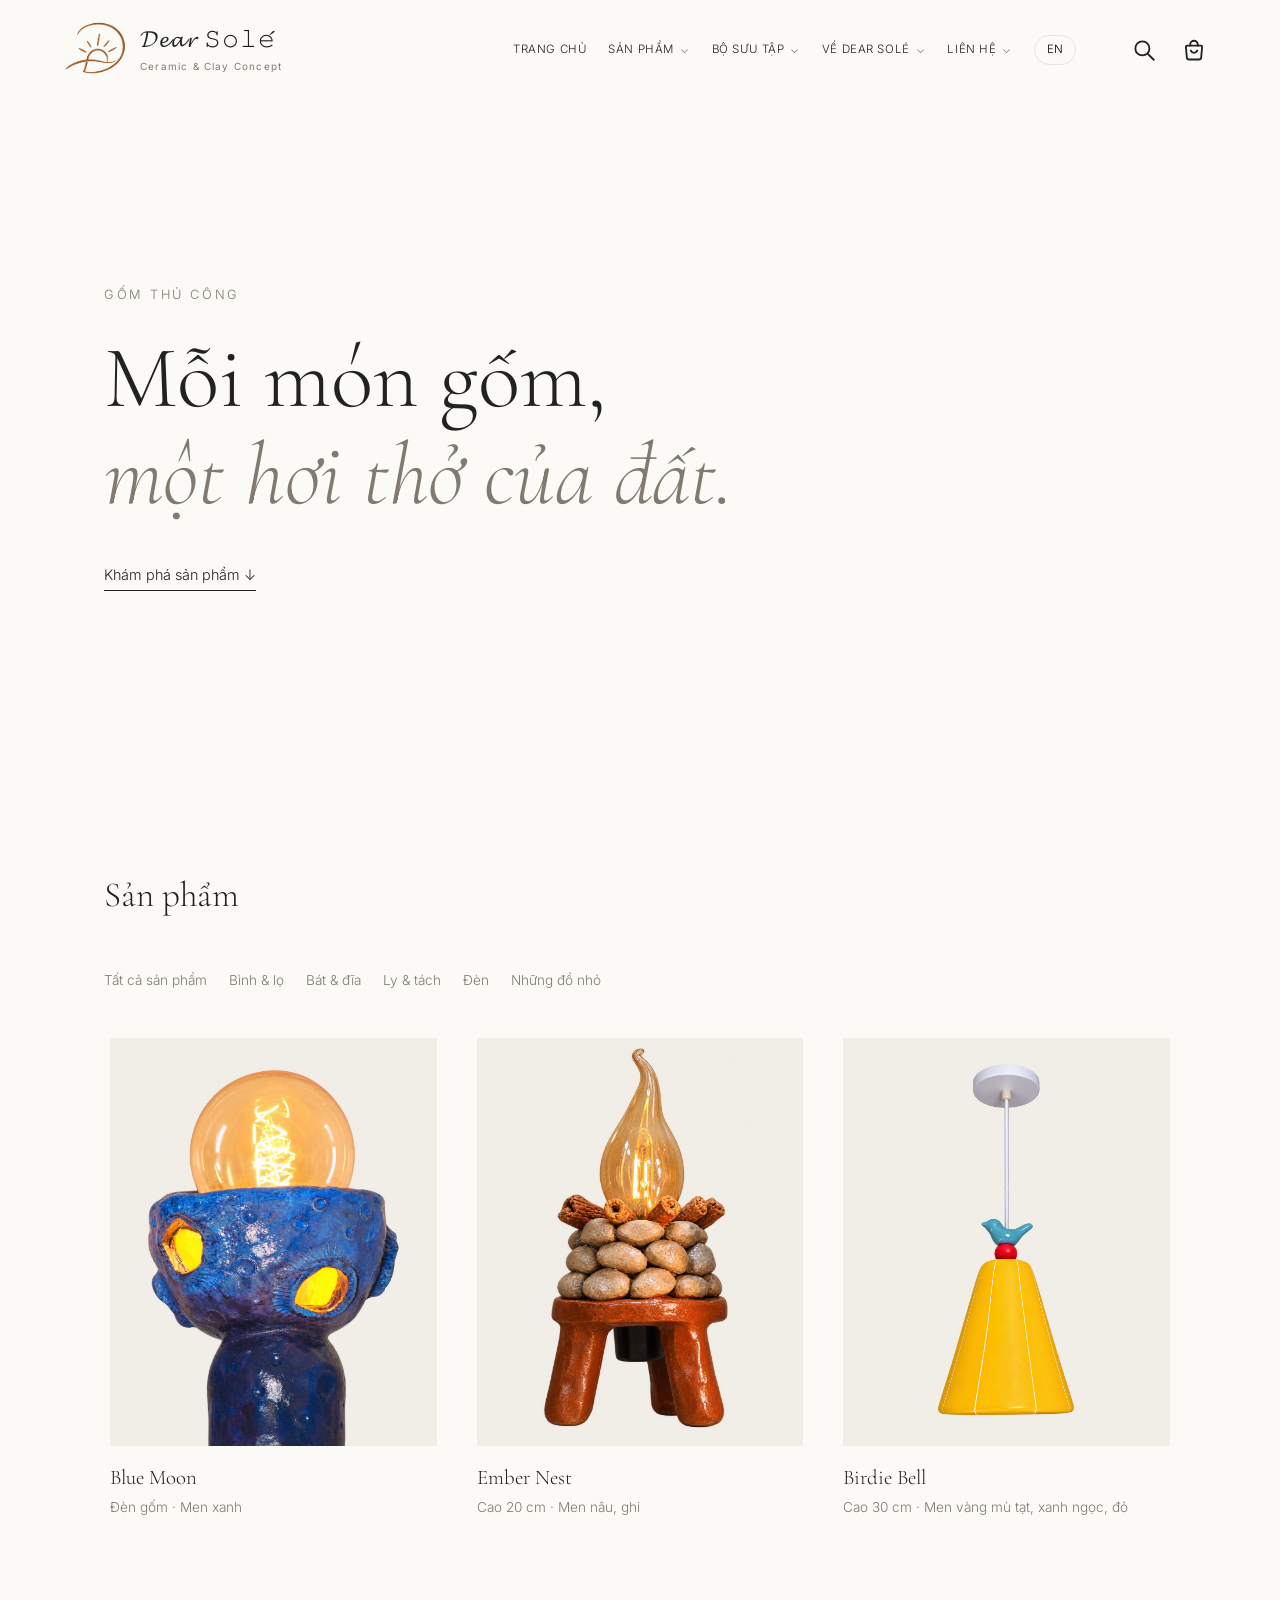
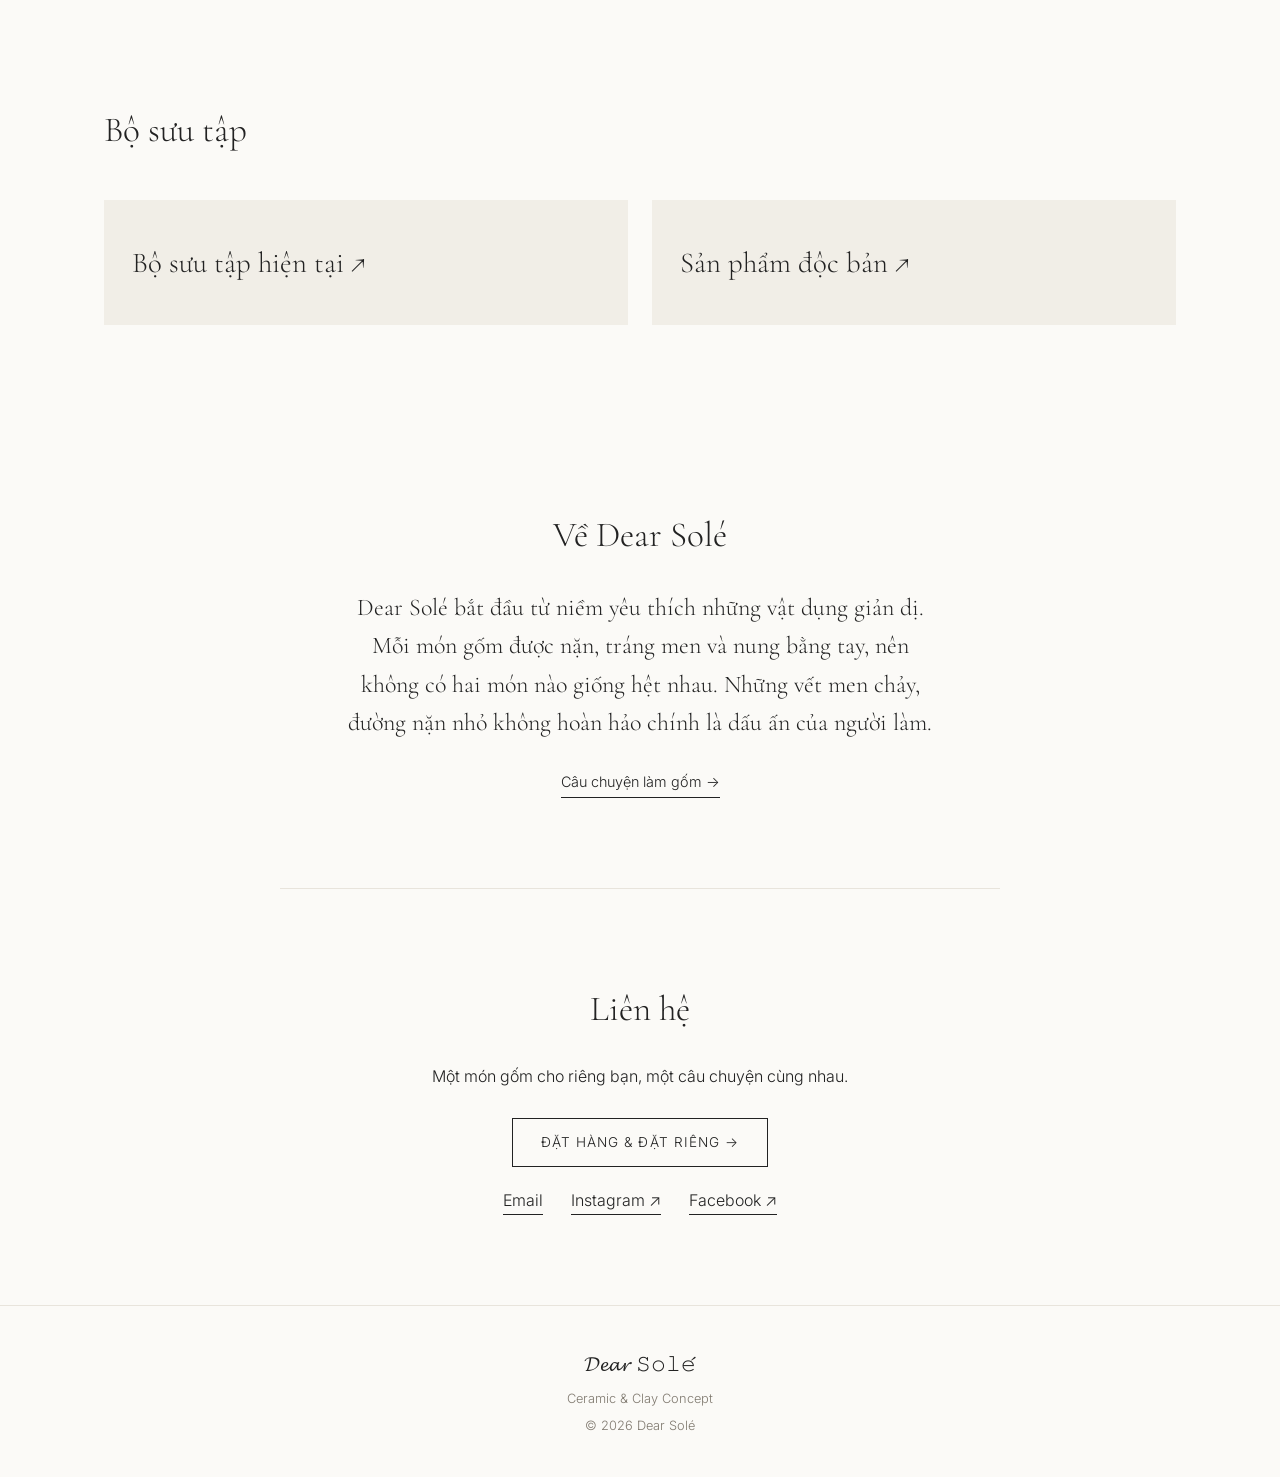
<file: index.html>
<!doctype html>
<html lang="vi">
<head>
<meta charset="utf-8">
<meta name="viewport" content="width=device-width, initial-scale=1">
<title>Gốm thủ công — Dear Solé</title>
<meta name="description" content="Dear Solé — Ceramic &amp; Clay Concept. Khám phá gốm thủ công, bộ sưu tập và những món gốm dành cho đời sống hàng ngày.">
<link rel="canonical" href="https://loanbritavril.github.io/gomconcept/">
<link rel="preconnect" href="https://fonts.googleapis.com">
<link rel="preconnect" href="https://fonts.gstatic.com" crossorigin>
<link href="https://fonts.googleapis.com/css2?family=Cormorant+Garamond:ital,wght@0,300;0,400;1,300&family=Inter:wght@300;400;500&display=swap" rel="stylesheet">
<link rel="stylesheet" href="./assets/style.css">
</head>
<body>
<header class="nav">
  <a href="./" class="logo" aria-label="Dear Solé — Ceramic &amp; Clay Concept">
    <span class="logo-mark"><img src="./assets/exec-b38fa0b2-671f-40af-9a76-47e898eaf617.png" alt="" width="1254" height="1254"></span>
    <span class="logo-text"><span class="logo-name">𝓓𝓮𝓪𝓻 𝚂𝚘𝚕𝚎́</span><span class="logo-tagline">Ceramic &amp; Clay Concept</span></span>
  </a>
  <button class="menu-toggle" id="menuToggle" aria-expanded="false" aria-controls="mainNav" data-vi="Menu" data-en="Menu">Menu</button>
  <nav id="mainNav" aria-label="Điều hướng chính">
    <a href="./" data-vi="Trang chủ" data-en="Home">Trang chủ</a>
    <details class="nav-group"><summary data-vi="Sản phẩm" data-en="Products">Sản phẩm</summary><div class="dropdown">
      <a href="./san-pham/" data-vi="Tất cả sản phẩm" data-en="All products">Tất cả sản phẩm</a>
      <a href="./san-pham/binh-lo/" data-vi="Bình &amp; lọ" data-en="Vases &amp; vessels">Bình &amp; lọ</a>
      <a href="./san-pham/bat-dia/" data-vi="Bát &amp; đĩa" data-en="Bowls &amp; plates">Bát &amp; đĩa</a>
      <a href="./san-pham/ly-tach/" data-vi="Ly &amp; tách" data-en="Cups &amp; mugs">Ly &amp; tách</a>
      <a href="./san-pham/den/" data-vi="Đèn" data-en="Lamps">Đèn</a>
      <a href="./san-pham/nhung-do-nho/" data-vi="Những đồ nhỏ" data-en="Small objects">Những đồ nhỏ</a>
    </div></details>
    <details class="nav-group"><summary data-vi="Bộ sưu tập" data-en="Collections">Bộ sưu tập</summary><div class="dropdown">
      <a href="./bo-suu-tap/" data-vi="Bộ sưu tập hiện tại" data-en="Current collection">Bộ sưu tập hiện tại</a>
      <a href="./bo-suu-tap/doc-ban/" data-vi="Sản phẩm độc bản" data-en="One of a kind">Sản phẩm độc bản</a>
    </div></details>
    <details class="nav-group"><summary data-vi="Về Dear Solé" data-en="About Dear Solé">Về Dear Solé</summary><div class="dropdown">
      <a href="./ve-dear-sole/" data-vi="Câu chuyện làm gốm" data-en="Our pottery story">Câu chuyện làm gốm</a>
    </div></details>
    <details class="nav-group"><summary data-vi="Liên hệ" data-en="Contact">Liên hệ</summary><div class="dropdown">
      <a href="./lien-he/" data-vi="Đặt hàng &amp; đặt riêng" data-en="Orders &amp; commissions">Đặt hàng &amp; đặt riêng</a>
      <a href="mailto:dearsoleconcept@gmail.com">Email</a>
      <a href="https://www.instagram.com/dearsole.concept/" target="_blank" rel="noopener">Instagram ↗</a>
      <a href="https://www.facebook.com/share/1HiBH6bDLt/?mibextid=wwXIfr" target="_blank" rel="noopener">Facebook ↗</a>
    </div></details>
    <button id="lang" aria-label="Đổi ngôn ngữ / Switch language">EN</button>
  </nav>
  <div class="nav-icons">
    <button id="searchBtn" class="icon-btn" aria-label="Tìm kiếm / Search" aria-haspopup="dialog"><svg viewBox="0 0 24 24" width="26" height="26" fill="none" stroke="currentColor" stroke-width="1.7" stroke-linecap="round" stroke-linejoin="round" aria-hidden="true"><circle cx="10.5" cy="10.5" r="6.5"/><path d="M15.5 15.5 21 21"/></svg></button>
    <button id="cartBtn" class="icon-btn cart-btn" aria-label="Giỏ hàng / Cart"><svg viewBox="0 0 24 24" width="26" height="26" fill="none" stroke="currentColor" stroke-width="1.7" stroke-linecap="round" stroke-linejoin="round" aria-hidden="true"><path d="M5.5 8h13a1 1 0 0 1 1 1l-.9 10a2 2 0 0 1-2 1.8H7.4a2 2 0 0 1-2-1.8L4.5 9a1 1 0 0 1 1-1z"/><path d="M8.5 8V7a3.5 3.5 0 0 1 7 0v1"/><path d="M9 12.5c.8 1.5 1.8 2.2 3 2.2s2.2-.7 3-2.2"/></svg><span class="cart-badge" id="cartCount" hidden>0</span></button>
  </div>
</header>
<main id="top"><section class="hero"><p class="eyebrow" data-vi="Gốm thủ công" data-en="Handmade ceramics">Gốm thủ công</p><h1  data-vi="Mỗi món gốm,&lt;br&gt;&lt;em&gt;một hơi thở của đất.&lt;/em&gt;" data-en="Every piece,&lt;br&gt;&lt;em&gt;a breath of clay.&lt;/em&gt;">Mỗi món gốm,<br><em>một hơi thở của đất.</em></h1><a class="link" href="./san-pham/" data-vi="Khám phá sản phẩm ↓" data-en="Explore our pieces ↓">Khám phá sản phẩm ↓</a></section><section id="products"><div class="head"><h2  data-vi="Sản phẩm" data-en="Products">Sản phẩm</h2></div><div class="filters category-links" aria-label="Danh mục sản phẩm"><a href="./san-pham/" data-vi="Tất cả sản phẩm" data-en="All products">Tất cả sản phẩm</a><a href="./san-pham/binh-lo/" data-vi="Bình &amp; lọ" data-en="Vases &amp; vessels">Bình & lọ</a><a href="./san-pham/bat-dia/" data-vi="Bát &amp; đĩa" data-en="Bowls &amp; plates">Bát & đĩa</a><a href="./san-pham/ly-tach/" data-vi="Ly &amp; tách" data-en="Cups &amp; mugs">Ly & tách</a><a href="./san-pham/den/" data-vi="Đèn" data-en="Lamps">Đèn</a><a href="./san-pham/nhung-do-nho/" data-vi="Những đồ nhỏ" data-en="Small objects">Những đồ nhỏ</a></div><div class="grid"><button class="card" data-id="7"><div class="thumb"><img src="./assets/img/blue-moon-01.jpg" alt="Blue Moon" loading="lazy"></div><h3  data-vi="Blue Moon" data-en="Blue Moon">Blue Moon</h3><p  data-vi="Đèn gốm · Men xanh" data-en="Ceramic lamp · Blue glaze">Đèn gốm · Men xanh</p></button><button class="card" data-id="8"><div class="thumb"><img src="./assets/img/ember-nest-01.jpg" alt="Ember Nest" loading="lazy"></div><h3  data-vi="Ember Nest" data-en="Ember Nest">Ember Nest</h3><p  data-vi="Cao 20 cm · Men nâu, ghi" data-en="H 20 cm · Brown, grey glaze">Cao 20 cm · Men nâu, ghi</p></button><button class="card" data-id="9"><div class="thumb"><img src="./assets/img/birdie-bell-cover-v2.jpg" alt="Birdie Bell" loading="lazy"></div><h3  data-vi="Birdie Bell" data-en="Birdie Bell">Birdie Bell</h3><p  data-vi="Cao 30 cm · Men vàng mù tạt, xanh ngọc, đỏ" data-en="H 30 cm · Mustard yellow, turquoise, red glaze">Cao 30 cm · Men vàng mù tạt, xanh ngọc, đỏ</p></button></div></section><section id="collection"><div class="head"><h2  data-vi="Bộ sưu tập" data-en="Collections">Bộ sưu tập</h2></div><div class="collection-links"><a href="./bo-suu-tap/" data-vi="Bộ sưu tập hiện tại ↗" data-en="Current collection ↗">Bộ sưu tập hiện tại ↗</a><a href="./bo-suu-tap/doc-ban/" data-vi="Sản phẩm độc bản ↗" data-en="One of a kind ↗">Sản phẩm độc bản ↗</a></div></section><section id="story" class="story"><h2  data-vi="Về Dear Solé" data-en="About Dear Solé">Về Dear Solé</h2><p  data-vi="Dear Solé bắt đầu từ niềm yêu thích những vật dụng giản dị. Mỗi món gốm được nặn, tráng men và nung bằng tay, nên không có hai món nào giống hệt nhau. Những vết men chảy, đường nặn nhỏ không hoàn hảo chính là dấu ấn của người làm." data-en="Dear Solé began with a love for simple, everyday objects. Each piece is shaped, glazed and fired by hand, so no two are alike. Every drip of glaze and slight imperfection is the maker’s mark.">Dear Solé bắt đầu từ niềm yêu thích những vật dụng giản dị. Mỗi món gốm được nặn, tráng men và nung bằng tay, nên không có hai món nào giống hệt nhau. Những vết men chảy, đường nặn nhỏ không hoàn hảo chính là dấu ấn của người làm.</p><a class="link" href="./ve-dear-sole/" data-vi="Câu chuyện làm gốm →" data-en="Our pottery story →">Câu chuyện làm gốm →</a></section><section id="contact" class="contact"><h2  data-vi="Liên hệ" data-en="Contact">Liên hệ</h2><p  data-vi="Một món gốm cho riêng bạn, một câu chuyện cùng nhau." data-en="A piece of pottery for you, a story to share.">Một món gốm cho riêng bạn, một câu chuyện cùng nhau.</p><a class="btn" href="./lien-he/" data-vi="Đặt hàng &amp; đặt riêng →" data-en="Orders &amp; commissions →">Đặt hàng & đặt riêng →</a><p class="links"><a href="mailto:dearsoleconcept@gmail.com">Email</a><a href="https://www.instagram.com/dearsole.concept/" target="_blank" rel="noopener">Instagram ↗</a><a href="https://www.facebook.com/share/1HiBH6bDLt/?mibextid=wwXIfr" target="_blank" rel="noopener">Facebook ↗</a></p></section></main>
<footer><a href="./">𝓓𝓮𝓪𝓻 𝚂𝚘𝚕𝚎́</a><p>Ceramic &amp; Clay Concept</p><p>© <span id="y">2026</span> Dear Solé</p></footer>
<div class="modal" id="modal" role="dialog" aria-modal="true" aria-labelledby="mName" hidden>
  <div class="box"><button class="close" id="close" aria-label="Đóng / Close">×</button>
    <div class="img" id="mImg"></div><div class="info"><h3 id="mName"></h3><p id="mDesc"></p><p class="meta" id="mMeta"></p><p class="price" id="mPrice"></p><div class="gallery-thumbs" id="mGallery" aria-label="Ảnh sản phẩm / Product photos"></div>
    <div class="actions"><button type="button" class="btn btn-solid" id="mAdd"></button> <a class="btn" id="mBuy" href="./lien-he/" data-contact="./lien-he/"></a></div></div>
  </div>
</div>
<div class="search-overlay" id="searchOverlay" hidden></div>
<div class="search" id="search" role="dialog" aria-modal="true" aria-label="Tìm kiếm sản phẩm" hidden>
  <div class="search-bar">
    <svg viewBox="0 0 24 24" width="22" height="22" fill="none" stroke="currentColor" stroke-width="1.7" stroke-linecap="round" aria-hidden="true"><circle cx="10.5" cy="10.5" r="6.5"/><path d="M15.5 15.5 21 21"/></svg>
    <input id="searchInput" type="search" autocomplete="off" placeholder="Tìm sản phẩm…" data-ph-vi="Tìm sản phẩm…" data-ph-en="Search products…" aria-label="Tìm sản phẩm">
    <button class="close" id="searchClose" aria-label="Đóng / Close">×</button>
  </div>
  <div class="search-results" id="searchResults" aria-live="polite"></div>
</div>
<div class="cart-overlay" id="cartOverlay" hidden></div>
<aside class="cart" id="cart" role="dialog" aria-modal="true" aria-labelledby="cartTitle" hidden>
  <div class="cart-head"><h2 id="cartTitle" data-vi="Giỏ hàng" data-en="Your cart">Giỏ hàng</h2><button class="close" id="cartClose" aria-label="Đóng / Close">×</button></div>
  <div class="cart-body">
    <p class="cart-empty" id="cartEmpty" data-vi="Giỏ hàng đang trống." data-en="Your cart is empty.">Giỏ hàng đang trống.</p>
    <ul class="cart-items" id="cartItems"></ul>
    <p class="cart-total" id="cartTotal"></p>
    <form id="orderForm" novalidate>
      <h3 data-vi="Thông tin nhận hàng" data-en="Delivery details">Thông tin nhận hàng</h3>
      <label><span data-vi="Họ tên *" data-en="Full name *">Họ tên *</span><input name="name" required autocomplete="name"></label>
      <label><span data-vi="Số điện thoại *" data-en="Phone *">Số điện thoại *</span><input name="phone" type="tel" required autocomplete="tel"></label>
      <label><span data-vi="Địa chỉ giao hàng *" data-en="Delivery address *">Địa chỉ giao hàng *</span><textarea name="address" rows="2" required autocomplete="street-address"></textarea></label>
      <label><span data-vi="Email" data-en="Email">Email</span><input name="email" type="email" autocomplete="email"></label>
      <label><span data-vi="Ghi chú" data-en="Note">Ghi chú</span><textarea name="note" rows="2"></textarea></label>
      <p class="form-error" id="orderError" role="alert" hidden></p>
      <button class="btn btn-solid" type="submit" data-vi="Gửi đơn hàng qua email" data-en="Send order by email">Gửi đơn hàng qua email</button>
      <p class="cart-help" data-vi="Đơn sẽ mở trong ứng dụng email của bạn để gửi tới Dear Solé. Chúng tôi sẽ liên hệ xác nhận đơn, phí giao hàng và cách thanh toán." data-en="Your email app will open with the order ready to send to Dear Solé. We will contact you to confirm the order, shipping and payment.">Đơn sẽ mở trong ứng dụng email của bạn để gửi tới Dear Solé. Chúng tôi sẽ liên hệ xác nhận đơn, phí giao hàng và cách thanh toán.</p>
      <div class="cart-fallback" id="cartFallback" hidden>
        <p data-vi="Email chưa mở? Sao chép đơn và gửi tới dearsoleconcept@gmail.com hoặc nhắn Instagram." data-en="Email did not open? Copy the order and send it to dearsoleconcept@gmail.com or message us on Instagram.">Email chưa mở? Sao chép đơn và gửi tới dearsoleconcept@gmail.com hoặc nhắn Instagram.</p>
        <button type="button" class="link-btn" id="copyOrder" data-vi="Sao chép đơn hàng" data-en="Copy order">Sao chép đơn hàng</button>
        <button type="button" class="link-btn" id="clearCart" data-vi="Xóa giỏ hàng" data-en="Clear cart">Xóa giỏ hàng</button>
      </div>
    </form>
  </div>
</aside>
<script src="./assets/products.js"></script><script src="./assets/app.js"></script>
</body></html>
</file>
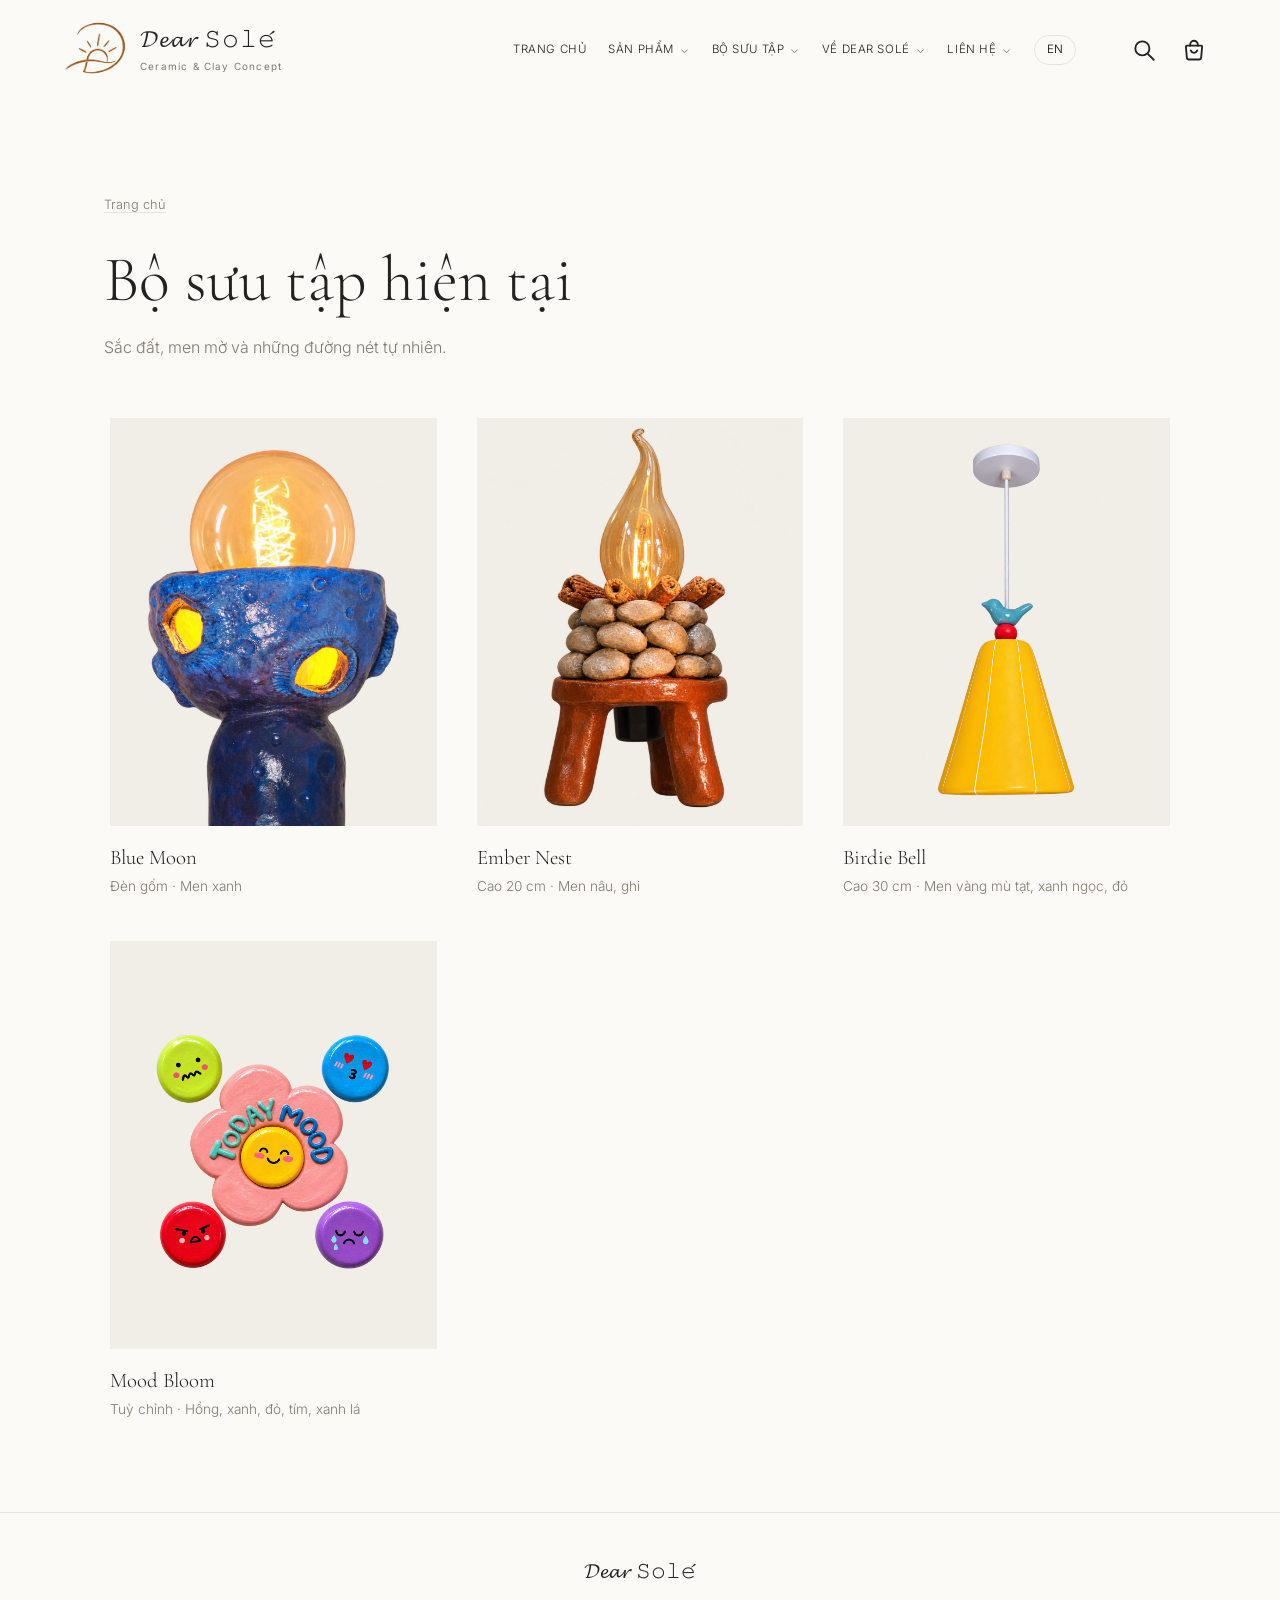
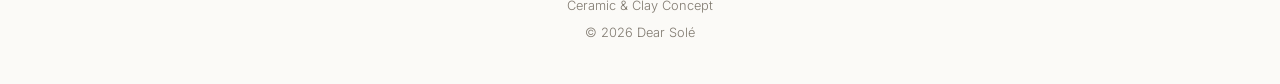
<file: bo-suu-tap/index.html>
<!doctype html>
<html lang="vi">
<head>
<meta charset="utf-8">
<meta name="viewport" content="width=device-width, initial-scale=1">
<title>Bộ sưu tập hiện tại — Dear Solé</title>
<meta name="description" content="Khám phá bộ sưu tập gốm thủ công hiện tại của Dear Solé.">
<link rel="canonical" href="https://loanbritavril.github.io/gomconcept/bo-suu-tap/">
<link rel="preconnect" href="https://fonts.googleapis.com">
<link rel="preconnect" href="https://fonts.gstatic.com" crossorigin>
<link href="https://fonts.googleapis.com/css2?family=Cormorant+Garamond:ital,wght@0,300;0,400;1,300&family=Inter:wght@300;400;500&display=swap" rel="stylesheet">
<link rel="stylesheet" href="../assets/style.css">
</head>
<body>
<header class="nav">
  <a href="../" class="logo" aria-label="Dear Solé — Ceramic &amp; Clay Concept">
    <span class="logo-mark"><img src="../assets/exec-b38fa0b2-671f-40af-9a76-47e898eaf617.png" alt="" width="1254" height="1254"></span>
    <span class="logo-text"><span class="logo-name">𝓓𝓮𝓪𝓻 𝚂𝚘𝚕𝚎́</span><span class="logo-tagline">Ceramic &amp; Clay Concept</span></span>
  </a>
  <button class="menu-toggle" id="menuToggle" aria-expanded="false" aria-controls="mainNav" data-vi="Menu" data-en="Menu">Menu</button>
  <nav id="mainNav" aria-label="Điều hướng chính">
    <a href="../" data-vi="Trang chủ" data-en="Home">Trang chủ</a>
    <details class="nav-group"><summary data-vi="Sản phẩm" data-en="Products">Sản phẩm</summary><div class="dropdown">
      <a href="../san-pham/" data-vi="Tất cả sản phẩm" data-en="All products">Tất cả sản phẩm</a>
      <a href="../san-pham/binh-lo/" data-vi="Bình &amp; lọ" data-en="Vases &amp; vessels">Bình &amp; lọ</a>
      <a href="../san-pham/bat-dia/" data-vi="Bát &amp; đĩa" data-en="Bowls &amp; plates">Bát &amp; đĩa</a>
      <a href="../san-pham/ly-tach/" data-vi="Ly &amp; tách" data-en="Cups &amp; mugs">Ly &amp; tách</a>
      <a href="../san-pham/den/" data-vi="Đèn" data-en="Lamps">Đèn</a>
      <a href="../san-pham/nhung-do-nho/" data-vi="Những đồ nhỏ" data-en="Small objects">Những đồ nhỏ</a>
    </div></details>
    <details class="nav-group"><summary data-vi="Bộ sưu tập" data-en="Collections">Bộ sưu tập</summary><div class="dropdown">
      <a href="../bo-suu-tap/" data-vi="Bộ sưu tập hiện tại" data-en="Current collection">Bộ sưu tập hiện tại</a>
      <a href="../bo-suu-tap/doc-ban/" data-vi="Sản phẩm độc bản" data-en="One of a kind">Sản phẩm độc bản</a>
    </div></details>
    <details class="nav-group"><summary data-vi="Về Dear Solé" data-en="About Dear Solé">Về Dear Solé</summary><div class="dropdown">
      <a href="../ve-dear-sole/" data-vi="Câu chuyện làm gốm" data-en="Our pottery story">Câu chuyện làm gốm</a>
    </div></details>
    <details class="nav-group"><summary data-vi="Liên hệ" data-en="Contact">Liên hệ</summary><div class="dropdown">
      <a href="../lien-he/" data-vi="Đặt hàng &amp; đặt riêng" data-en="Orders &amp; commissions">Đặt hàng &amp; đặt riêng</a>
      <a href="mailto:dearsoleconcept@gmail.com">Email</a>
      <a href="https://www.instagram.com/dearsole.concept/" target="_blank" rel="noopener">Instagram ↗</a>
      <a href="https://www.facebook.com/share/1HiBH6bDLt/?mibextid=wwXIfr" target="_blank" rel="noopener">Facebook ↗</a>
    </div></details>
    <button id="lang" aria-label="Đổi ngôn ngữ / Switch language">EN</button>
  </nav>
  <div class="nav-icons">
    <button id="searchBtn" class="icon-btn" aria-label="Tìm kiếm / Search" aria-haspopup="dialog"><svg viewBox="0 0 24 24" width="26" height="26" fill="none" stroke="currentColor" stroke-width="1.7" stroke-linecap="round" stroke-linejoin="round" aria-hidden="true"><circle cx="10.5" cy="10.5" r="6.5"/><path d="M15.5 15.5 21 21"/></svg></button>
    <button id="cartBtn" class="icon-btn cart-btn" aria-label="Giỏ hàng / Cart"><svg viewBox="0 0 24 24" width="26" height="26" fill="none" stroke="currentColor" stroke-width="1.7" stroke-linecap="round" stroke-linejoin="round" aria-hidden="true"><path d="M5.5 8h13a1 1 0 0 1 1 1l-.9 10a2 2 0 0 1-2 1.8H7.4a2 2 0 0 1-2-1.8L4.5 9a1 1 0 0 1 1-1z"/><path d="M8.5 8V7a3.5 3.5 0 0 1 7 0v1"/><path d="M9 12.5c.8 1.5 1.8 2.2 3 2.2s2.2-.7 3-2.2"/></svg><span class="cart-badge" id="cartCount" hidden>0</span></button>
  </div>
</header>
<main id="top"><section class="page-intro"><a class="breadcrumb" href="../" data-vi="Trang chủ" data-en="Home">Trang chủ</a><h1  data-vi="Bộ sưu tập hiện tại" data-en="Current collection">Bộ sưu tập hiện tại</h1><p  data-vi="Sắc đất, men mờ và những đường nét tự nhiên." data-en="Earthy tones, matte glazes and natural lines.">Sắc đất, men mờ và những đường nét tự nhiên.</p></section><section class="catalogue"><div class="grid"><button class="card" data-id="7"><div class="thumb"><img src="../assets/img/blue-moon-01.jpg" alt="Blue Moon" loading="lazy"></div><h3  data-vi="Blue Moon" data-en="Blue Moon">Blue Moon</h3><p  data-vi="Đèn gốm · Men xanh" data-en="Ceramic lamp · Blue glaze">Đèn gốm · Men xanh</p></button><button class="card" data-id="8"><div class="thumb"><img src="../assets/img/ember-nest-01.jpg" alt="Ember Nest" loading="lazy"></div><h3  data-vi="Ember Nest" data-en="Ember Nest">Ember Nest</h3><p  data-vi="Cao 20 cm · Men nâu, ghi" data-en="H 20 cm · Brown, grey glaze">Cao 20 cm · Men nâu, ghi</p></button><button class="card" data-id="9"><div class="thumb"><img src="../assets/img/birdie-bell-cover-v2.jpg" alt="Birdie Bell" loading="lazy"></div><h3  data-vi="Birdie Bell" data-en="Birdie Bell">Birdie Bell</h3><p  data-vi="Cao 30 cm · Men vàng mù tạt, xanh ngọc, đỏ" data-en="H 30 cm · Mustard yellow, turquoise, red glaze">Cao 30 cm · Men vàng mù tạt, xanh ngọc, đỏ</p></button><button class="card" data-id="10"><div class="thumb"><img src="../assets/img/mood-bloom-cover-v2.jpg" alt="Mood Bloom" loading="lazy"></div><h3  data-vi="Mood Bloom" data-en="Mood Bloom">Mood Bloom</h3><p  data-vi="Tuỳ chỉnh · Hồng, xanh, đỏ, tím, xanh lá" data-en="Custom size · Pink, blue, red, purple, green">Tuỳ chỉnh · Hồng, xanh, đỏ, tím, xanh lá</p></button></div></section></main>
<footer><a href="../">𝓓𝓮𝓪𝓻 𝚂𝚘𝚕𝚎́</a><p>Ceramic &amp; Clay Concept</p><p>© <span id="y">2026</span> Dear Solé</p></footer>
<div class="modal" id="modal" role="dialog" aria-modal="true" aria-labelledby="mName" hidden>
  <div class="box"><button class="close" id="close" aria-label="Đóng / Close">×</button>
    <div class="img" id="mImg"></div><div class="info"><h3 id="mName"></h3><p id="mDesc"></p><p class="meta" id="mMeta"></p><p class="price" id="mPrice"></p><div class="gallery-thumbs" id="mGallery" aria-label="Ảnh sản phẩm / Product photos"></div>
    <div class="actions"><button type="button" class="btn btn-solid" id="mAdd"></button> <a class="btn" id="mBuy" href="../lien-he/" data-contact="../lien-he/"></a></div></div>
  </div>
</div>
<div class="search-overlay" id="searchOverlay" hidden></div>
<div class="search" id="search" role="dialog" aria-modal="true" aria-label="Tìm kiếm sản phẩm" hidden>
  <div class="search-bar">
    <svg viewBox="0 0 24 24" width="22" height="22" fill="none" stroke="currentColor" stroke-width="1.7" stroke-linecap="round" aria-hidden="true"><circle cx="10.5" cy="10.5" r="6.5"/><path d="M15.5 15.5 21 21"/></svg>
    <input id="searchInput" type="search" autocomplete="off" placeholder="Tìm sản phẩm…" data-ph-vi="Tìm sản phẩm…" data-ph-en="Search products…" aria-label="Tìm sản phẩm">
    <button class="close" id="searchClose" aria-label="Đóng / Close">×</button>
  </div>
  <div class="search-results" id="searchResults" aria-live="polite"></div>
</div>
<div class="cart-overlay" id="cartOverlay" hidden></div>
<aside class="cart" id="cart" role="dialog" aria-modal="true" aria-labelledby="cartTitle" hidden>
  <div class="cart-head"><h2 id="cartTitle" data-vi="Giỏ hàng" data-en="Your cart">Giỏ hàng</h2><button class="close" id="cartClose" aria-label="Đóng / Close">×</button></div>
  <div class="cart-body">
    <p class="cart-empty" id="cartEmpty" data-vi="Giỏ hàng đang trống." data-en="Your cart is empty.">Giỏ hàng đang trống.</p>
    <ul class="cart-items" id="cartItems"></ul>
    <p class="cart-total" id="cartTotal"></p>
    <form id="orderForm" novalidate>
      <h3 data-vi="Thông tin nhận hàng" data-en="Delivery details">Thông tin nhận hàng</h3>
      <label><span data-vi="Họ tên *" data-en="Full name *">Họ tên *</span><input name="name" required autocomplete="name"></label>
      <label><span data-vi="Số điện thoại *" data-en="Phone *">Số điện thoại *</span><input name="phone" type="tel" required autocomplete="tel"></label>
      <label><span data-vi="Địa chỉ giao hàng *" data-en="Delivery address *">Địa chỉ giao hàng *</span><textarea name="address" rows="2" required autocomplete="street-address"></textarea></label>
      <label><span data-vi="Email" data-en="Email">Email</span><input name="email" type="email" autocomplete="email"></label>
      <label><span data-vi="Ghi chú" data-en="Note">Ghi chú</span><textarea name="note" rows="2"></textarea></label>
      <p class="form-error" id="orderError" role="alert" hidden></p>
      <button class="btn btn-solid" type="submit" data-vi="Gửi đơn hàng qua email" data-en="Send order by email">Gửi đơn hàng qua email</button>
      <p class="cart-help" data-vi="Đơn sẽ mở trong ứng dụng email của bạn để gửi tới Dear Solé. Chúng tôi sẽ liên hệ xác nhận đơn, phí giao hàng và cách thanh toán." data-en="Your email app will open with the order ready to send to Dear Solé. We will contact you to confirm the order, shipping and payment.">Đơn sẽ mở trong ứng dụng email của bạn để gửi tới Dear Solé. Chúng tôi sẽ liên hệ xác nhận đơn, phí giao hàng và cách thanh toán.</p>
      <div class="cart-fallback" id="cartFallback" hidden>
        <p data-vi="Email chưa mở? Sao chép đơn và gửi tới dearsoleconcept@gmail.com hoặc nhắn Instagram." data-en="Email did not open? Copy the order and send it to dearsoleconcept@gmail.com or message us on Instagram.">Email chưa mở? Sao chép đơn và gửi tới dearsoleconcept@gmail.com hoặc nhắn Instagram.</p>
        <button type="button" class="link-btn" id="copyOrder" data-vi="Sao chép đơn hàng" data-en="Copy order">Sao chép đơn hàng</button>
        <button type="button" class="link-btn" id="clearCart" data-vi="Xóa giỏ hàng" data-en="Clear cart">Xóa giỏ hàng</button>
      </div>
    </form>
  </div>
</aside>
<script src="../assets/products.js"></script><script src="../assets/app.js"></script>
</body></html>
</file>
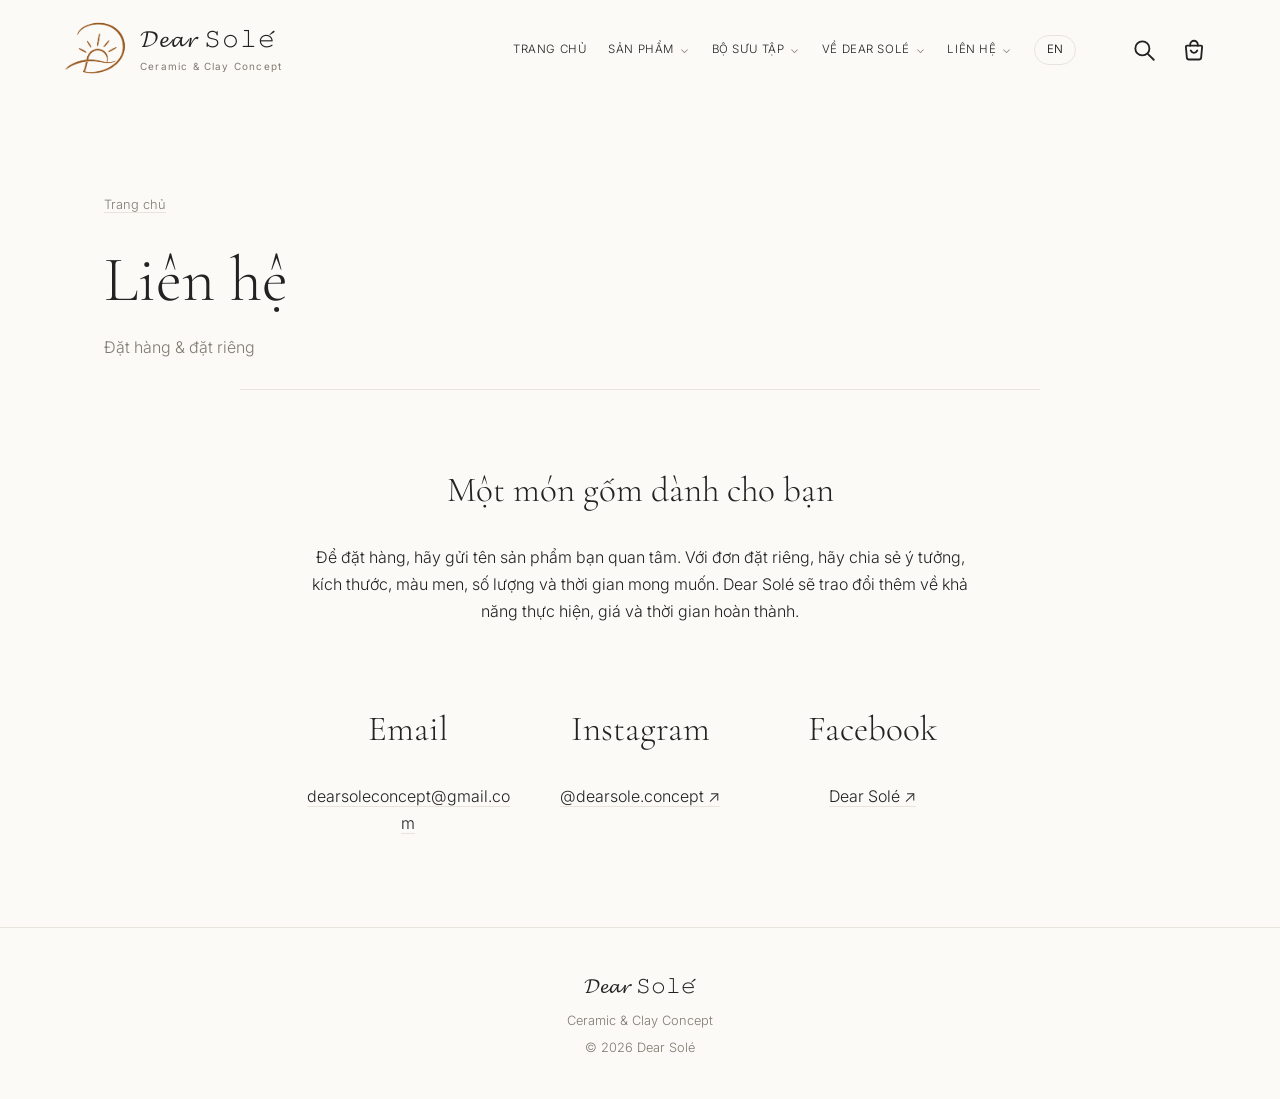
<file: lien-he/index.html>
<!doctype html>
<html lang="vi">
<head>
<meta charset="utf-8">
<meta name="viewport" content="width=device-width, initial-scale=1">
<title>Liên hệ — Đặt hàng &amp; đặt riêng — Dear Solé</title>
<meta name="description" content="Liên hệ Dear Solé qua email, Instagram hoặc Facebook để đặt hàng, đặt riêng và hợp tác.">
<link rel="canonical" href="https://loanbritavril.github.io/gomconcept/lien-he/">
<link rel="preconnect" href="https://fonts.googleapis.com">
<link rel="preconnect" href="https://fonts.gstatic.com" crossorigin>
<link href="https://fonts.googleapis.com/css2?family=Cormorant+Garamond:ital,wght@0,300;0,400;1,300&family=Inter:wght@300;400;500&display=swap" rel="stylesheet">
<link rel="stylesheet" href="../assets/style.css">
</head>
<body>
<header class="nav">
  <a href="../" class="logo" aria-label="Dear Solé — Ceramic &amp; Clay Concept">
    <span class="logo-mark"><img src="../assets/exec-b38fa0b2-671f-40af-9a76-47e898eaf617.png" alt="" width="1254" height="1254"></span>
    <span class="logo-text"><span class="logo-name">𝓓𝓮𝓪𝓻 𝚂𝚘𝚕𝚎́</span><span class="logo-tagline">Ceramic &amp; Clay Concept</span></span>
  </a>
  <button class="menu-toggle" id="menuToggle" aria-expanded="false" aria-controls="mainNav" data-vi="Menu" data-en="Menu">Menu</button>
  <nav id="mainNav" aria-label="Điều hướng chính">
    <a href="../" data-vi="Trang chủ" data-en="Home">Trang chủ</a>
    <details class="nav-group"><summary data-vi="Sản phẩm" data-en="Products">Sản phẩm</summary><div class="dropdown">
      <a href="../san-pham/" data-vi="Tất cả sản phẩm" data-en="All products">Tất cả sản phẩm</a>
      <a href="../san-pham/binh-lo/" data-vi="Bình &amp; lọ" data-en="Vases &amp; vessels">Bình &amp; lọ</a>
      <a href="../san-pham/bat-dia/" data-vi="Bát &amp; đĩa" data-en="Bowls &amp; plates">Bát &amp; đĩa</a>
      <a href="../san-pham/ly-tach/" data-vi="Ly &amp; tách" data-en="Cups &amp; mugs">Ly &amp; tách</a>
      <a href="../san-pham/den/" data-vi="Đèn" data-en="Lamps">Đèn</a>
      <a href="../san-pham/nhung-do-nho/" data-vi="Những đồ nhỏ" data-en="Small objects">Những đồ nhỏ</a>
    </div></details>
    <details class="nav-group"><summary data-vi="Bộ sưu tập" data-en="Collections">Bộ sưu tập</summary><div class="dropdown">
      <a href="../bo-suu-tap/" data-vi="Bộ sưu tập hiện tại" data-en="Current collection">Bộ sưu tập hiện tại</a>
      <a href="../bo-suu-tap/doc-ban/" data-vi="Sản phẩm độc bản" data-en="One of a kind">Sản phẩm độc bản</a>
    </div></details>
    <details class="nav-group"><summary data-vi="Về Dear Solé" data-en="About Dear Solé">Về Dear Solé</summary><div class="dropdown">
      <a href="../ve-dear-sole/" data-vi="Câu chuyện làm gốm" data-en="Our pottery story">Câu chuyện làm gốm</a>
    </div></details>
    <details class="nav-group"><summary data-vi="Liên hệ" data-en="Contact">Liên hệ</summary><div class="dropdown">
      <a href="../lien-he/" data-vi="Đặt hàng &amp; đặt riêng" data-en="Orders &amp; commissions">Đặt hàng &amp; đặt riêng</a>
      <a href="mailto:dearsoleconcept@gmail.com">Email</a>
      <a href="https://www.instagram.com/dearsole.concept/" target="_blank" rel="noopener">Instagram ↗</a>
      <a href="https://www.facebook.com/share/1HiBH6bDLt/?mibextid=wwXIfr" target="_blank" rel="noopener">Facebook ↗</a>
    </div></details>
    <button id="lang" aria-label="Đổi ngôn ngữ / Switch language">EN</button>
  </nav>
  <div class="nav-icons">
    <button id="searchBtn" class="icon-btn" aria-label="Tìm kiếm / Search" aria-haspopup="dialog"><svg viewBox="0 0 24 24" width="26" height="26" fill="none" stroke="currentColor" stroke-width="1.7" stroke-linecap="round" stroke-linejoin="round" aria-hidden="true"><circle cx="10.5" cy="10.5" r="6.5"/><path d="M15.5 15.5 21 21"/></svg></button>
    <button id="cartBtn" class="icon-btn cart-btn" aria-label="Giỏ hàng / Cart"><svg viewBox="0 0 24 24" width="26" height="26" fill="none" stroke="currentColor" stroke-width="1.7" stroke-linecap="round" stroke-linejoin="round" aria-hidden="true"><path d="M5.5 8h13a1 1 0 0 1 1 1l-.9 10a2 2 0 0 1-2 1.8H7.4a2 2 0 0 1-2-1.8L4.5 9a1 1 0 0 1 1-1z"/><path d="M8.5 8V7a3.5 3.5 0 0 1 7 0v1"/><path d="M9 12.5c.8 1.5 1.8 2.2 3 2.2s2.2-.7 3-2.2"/></svg><span class="cart-badge" id="cartCount" hidden>0</span></button>
  </div>
</header>
<main id="top"><section class="page-intro"><a class="breadcrumb" href="../" data-vi="Trang chủ" data-en="Home">Trang chủ</a><h1  data-vi="Liên hệ" data-en="Contact">Liên hệ</h1><p  data-vi="Đặt hàng &amp; đặt riêng" data-en="Orders &amp; commissions">Đặt hàng & đặt riêng</p></section><section class="contact article"><h2  data-vi="Một món gốm dành cho bạn" data-en="A piece of pottery for you">Một món gốm dành cho bạn</h2><p  data-vi="Để đặt hàng, hãy gửi tên sản phẩm bạn quan tâm. Với đơn đặt riêng, hãy chia sẻ ý tưởng, kích thước, màu men, số lượng và thời gian mong muốn. Dear Solé sẽ trao đổi thêm về khả năng thực hiện, giá và thời gian hoàn thành." data-en="To place an order, send us the name of the piece you like. For a commission, share your idea, dimensions, glaze, quantity and desired timeline. Dear Solé will discuss feasibility, pricing and completion time with you.">Để đặt hàng, hãy gửi tên sản phẩm bạn quan tâm. Với đơn đặt riêng, hãy chia sẻ ý tưởng, kích thước, màu men, số lượng và thời gian mong muốn. Dear Solé sẽ trao đổi thêm về khả năng thực hiện, giá và thời gian hoàn thành.</p><div class="contact-options"><div><h2>Email</h2><a href="mailto:dearsoleconcept@gmail.com">dearsoleconcept@gmail.com</a></div><div><h2>Instagram</h2><a href="https://www.instagram.com/dearsole.concept/" target="_blank" rel="noopener">@dearsole.concept ↗</a></div><div><h2>Facebook</h2><a href="https://www.facebook.com/share/1HiBH6bDLt/?mibextid=wwXIfr" target="_blank" rel="noopener">Dear Solé ↗</a></div></div></section></main>
<footer><a href="../">𝓓𝓮𝓪𝓻 𝚂𝚘𝚕𝚎́</a><p>Ceramic &amp; Clay Concept</p><p>© <span id="y">2026</span> Dear Solé</p></footer>
<div class="modal" id="modal" role="dialog" aria-modal="true" aria-labelledby="mName" hidden>
  <div class="box"><button class="close" id="close" aria-label="Đóng / Close">×</button>
    <div class="img" id="mImg"></div><div class="info"><h3 id="mName"></h3><p id="mDesc"></p><p class="meta" id="mMeta"></p><p class="price" id="mPrice"></p><div class="gallery-thumbs" id="mGallery" aria-label="Ảnh sản phẩm / Product photos"></div>
    <div class="actions"><button type="button" class="btn btn-solid" id="mAdd"></button> <a class="btn" id="mBuy" href="../lien-he/" data-contact="../lien-he/"></a></div></div>
  </div>
</div>
<div class="search-overlay" id="searchOverlay" hidden></div>
<div class="search" id="search" role="dialog" aria-modal="true" aria-label="Tìm kiếm sản phẩm" hidden>
  <div class="search-bar">
    <svg viewBox="0 0 24 24" width="22" height="22" fill="none" stroke="currentColor" stroke-width="1.7" stroke-linecap="round" aria-hidden="true"><circle cx="10.5" cy="10.5" r="6.5"/><path d="M15.5 15.5 21 21"/></svg>
    <input id="searchInput" type="search" autocomplete="off" placeholder="Tìm sản phẩm…" data-ph-vi="Tìm sản phẩm…" data-ph-en="Search products…" aria-label="Tìm sản phẩm">
    <button class="close" id="searchClose" aria-label="Đóng / Close">×</button>
  </div>
  <div class="search-results" id="searchResults" aria-live="polite"></div>
</div>
<div class="cart-overlay" id="cartOverlay" hidden></div>
<aside class="cart" id="cart" role="dialog" aria-modal="true" aria-labelledby="cartTitle" hidden>
  <div class="cart-head"><h2 id="cartTitle" data-vi="Giỏ hàng" data-en="Your cart">Giỏ hàng</h2><button class="close" id="cartClose" aria-label="Đóng / Close">×</button></div>
  <div class="cart-body">
    <p class="cart-empty" id="cartEmpty" data-vi="Giỏ hàng đang trống." data-en="Your cart is empty.">Giỏ hàng đang trống.</p>
    <ul class="cart-items" id="cartItems"></ul>
    <p class="cart-total" id="cartTotal"></p>
    <form id="orderForm" novalidate>
      <h3 data-vi="Thông tin nhận hàng" data-en="Delivery details">Thông tin nhận hàng</h3>
      <label><span data-vi="Họ tên *" data-en="Full name *">Họ tên *</span><input name="name" required autocomplete="name"></label>
      <label><span data-vi="Số điện thoại *" data-en="Phone *">Số điện thoại *</span><input name="phone" type="tel" required autocomplete="tel"></label>
      <label><span data-vi="Địa chỉ giao hàng *" data-en="Delivery address *">Địa chỉ giao hàng *</span><textarea name="address" rows="2" required autocomplete="street-address"></textarea></label>
      <label><span data-vi="Email" data-en="Email">Email</span><input name="email" type="email" autocomplete="email"></label>
      <label><span data-vi="Ghi chú" data-en="Note">Ghi chú</span><textarea name="note" rows="2"></textarea></label>
      <p class="form-error" id="orderError" role="alert" hidden></p>
      <button class="btn btn-solid" type="submit" data-vi="Gửi đơn hàng qua email" data-en="Send order by email">Gửi đơn hàng qua email</button>
      <p class="cart-help" data-vi="Đơn sẽ mở trong ứng dụng email của bạn để gửi tới Dear Solé. Chúng tôi sẽ liên hệ xác nhận đơn, phí giao hàng và cách thanh toán." data-en="Your email app will open with the order ready to send to Dear Solé. We will contact you to confirm the order, shipping and payment.">Đơn sẽ mở trong ứng dụng email của bạn để gửi tới Dear Solé. Chúng tôi sẽ liên hệ xác nhận đơn, phí giao hàng và cách thanh toán.</p>
      <div class="cart-fallback" id="cartFallback" hidden>
        <p data-vi="Email chưa mở? Sao chép đơn và gửi tới dearsoleconcept@gmail.com hoặc nhắn Instagram." data-en="Email did not open? Copy the order and send it to dearsoleconcept@gmail.com or message us on Instagram.">Email chưa mở? Sao chép đơn và gửi tới dearsoleconcept@gmail.com hoặc nhắn Instagram.</p>
        <button type="button" class="link-btn" id="copyOrder" data-vi="Sao chép đơn hàng" data-en="Copy order">Sao chép đơn hàng</button>
        <button type="button" class="link-btn" id="clearCart" data-vi="Xóa giỏ hàng" data-en="Clear cart">Xóa giỏ hàng</button>
      </div>
    </form>
  </div>
</aside>
<script src="../assets/products.js"></script><script src="../assets/app.js"></script>
</body></html>
</file>
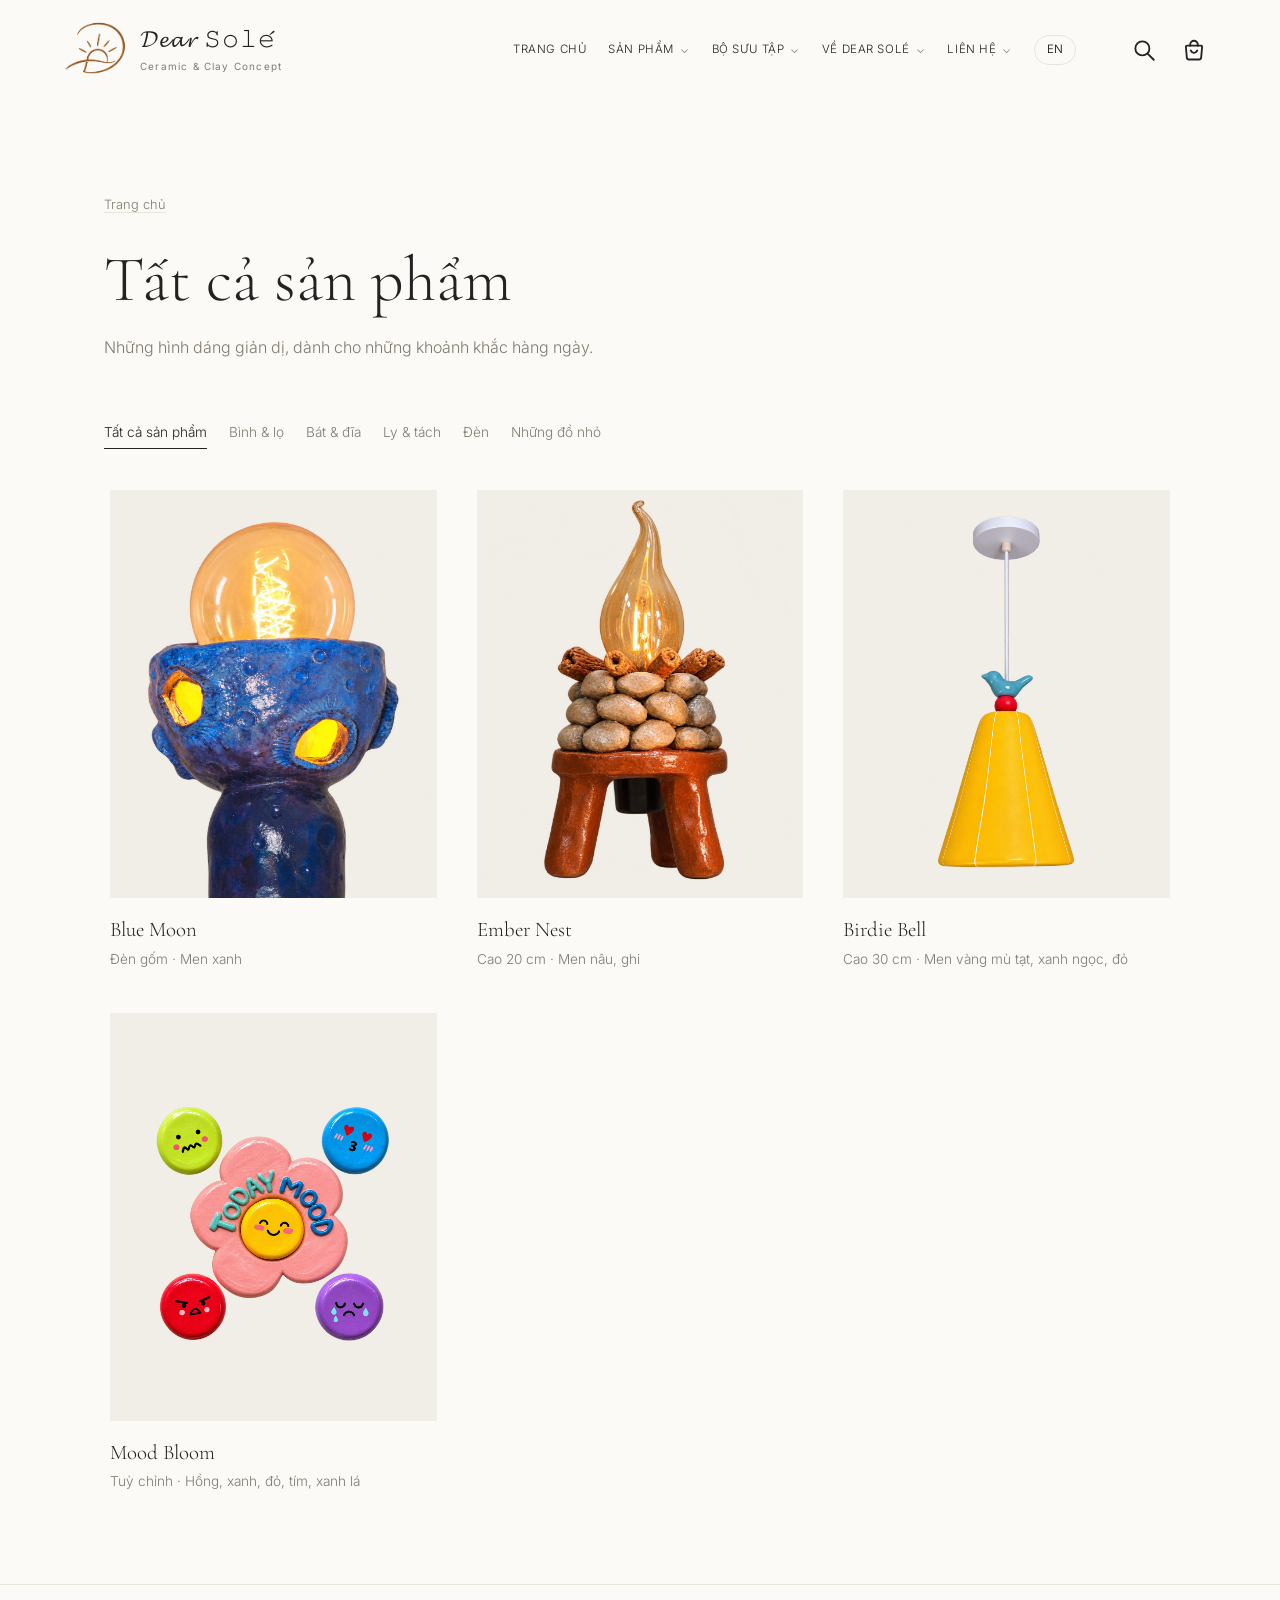
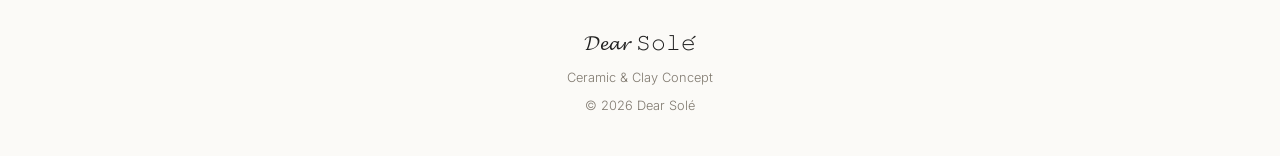
<file: san-pham/index.html>
<!doctype html>
<html lang="vi">
<head>
<meta charset="utf-8">
<meta name="viewport" content="width=device-width, initial-scale=1">
<title>Tất cả sản phẩm — Dear Solé</title>
<meta name="description" content="Tất cả sản phẩm tại Dear Solé. Khám phá gốm thủ công và liên hệ đặt hàng, đặt riêng.">
<link rel="canonical" href="https://loanbritavril.github.io/gomconcept/san-pham/">
<link rel="preconnect" href="https://fonts.googleapis.com">
<link rel="preconnect" href="https://fonts.gstatic.com" crossorigin>
<link href="https://fonts.googleapis.com/css2?family=Cormorant+Garamond:ital,wght@0,300;0,400;1,300&family=Inter:wght@300;400;500&display=swap" rel="stylesheet">
<link rel="stylesheet" href="../assets/style.css">
</head>
<body>
<header class="nav">
  <a href="../" class="logo" aria-label="Dear Solé — Ceramic &amp; Clay Concept">
    <span class="logo-mark"><img src="../assets/exec-b38fa0b2-671f-40af-9a76-47e898eaf617.png" alt="" width="1254" height="1254"></span>
    <span class="logo-text"><span class="logo-name">𝓓𝓮𝓪𝓻 𝚂𝚘𝚕𝚎́</span><span class="logo-tagline">Ceramic &amp; Clay Concept</span></span>
  </a>
  <button class="menu-toggle" id="menuToggle" aria-expanded="false" aria-controls="mainNav" data-vi="Menu" data-en="Menu">Menu</button>
  <nav id="mainNav" aria-label="Điều hướng chính">
    <a href="../" data-vi="Trang chủ" data-en="Home">Trang chủ</a>
    <details class="nav-group"><summary data-vi="Sản phẩm" data-en="Products">Sản phẩm</summary><div class="dropdown">
      <a href="../san-pham/" data-vi="Tất cả sản phẩm" data-en="All products">Tất cả sản phẩm</a>
      <a href="../san-pham/binh-lo/" data-vi="Bình &amp; lọ" data-en="Vases &amp; vessels">Bình &amp; lọ</a>
      <a href="../san-pham/bat-dia/" data-vi="Bát &amp; đĩa" data-en="Bowls &amp; plates">Bát &amp; đĩa</a>
      <a href="../san-pham/ly-tach/" data-vi="Ly &amp; tách" data-en="Cups &amp; mugs">Ly &amp; tách</a>
      <a href="../san-pham/den/" data-vi="Đèn" data-en="Lamps">Đèn</a>
      <a href="../san-pham/nhung-do-nho/" data-vi="Những đồ nhỏ" data-en="Small objects">Những đồ nhỏ</a>
    </div></details>
    <details class="nav-group"><summary data-vi="Bộ sưu tập" data-en="Collections">Bộ sưu tập</summary><div class="dropdown">
      <a href="../bo-suu-tap/" data-vi="Bộ sưu tập hiện tại" data-en="Current collection">Bộ sưu tập hiện tại</a>
      <a href="../bo-suu-tap/doc-ban/" data-vi="Sản phẩm độc bản" data-en="One of a kind">Sản phẩm độc bản</a>
    </div></details>
    <details class="nav-group"><summary data-vi="Về Dear Solé" data-en="About Dear Solé">Về Dear Solé</summary><div class="dropdown">
      <a href="../ve-dear-sole/" data-vi="Câu chuyện làm gốm" data-en="Our pottery story">Câu chuyện làm gốm</a>
    </div></details>
    <details class="nav-group"><summary data-vi="Liên hệ" data-en="Contact">Liên hệ</summary><div class="dropdown">
      <a href="../lien-he/" data-vi="Đặt hàng &amp; đặt riêng" data-en="Orders &amp; commissions">Đặt hàng &amp; đặt riêng</a>
      <a href="mailto:dearsoleconcept@gmail.com">Email</a>
      <a href="https://www.instagram.com/dearsole.concept/" target="_blank" rel="noopener">Instagram ↗</a>
      <a href="https://www.facebook.com/share/1HiBH6bDLt/?mibextid=wwXIfr" target="_blank" rel="noopener">Facebook ↗</a>
    </div></details>
    <button id="lang" aria-label="Đổi ngôn ngữ / Switch language">EN</button>
  </nav>
  <div class="nav-icons">
    <button id="searchBtn" class="icon-btn" aria-label="Tìm kiếm / Search" aria-haspopup="dialog"><svg viewBox="0 0 24 24" width="26" height="26" fill="none" stroke="currentColor" stroke-width="1.7" stroke-linecap="round" stroke-linejoin="round" aria-hidden="true"><circle cx="10.5" cy="10.5" r="6.5"/><path d="M15.5 15.5 21 21"/></svg></button>
    <button id="cartBtn" class="icon-btn cart-btn" aria-label="Giỏ hàng / Cart"><svg viewBox="0 0 24 24" width="26" height="26" fill="none" stroke="currentColor" stroke-width="1.7" stroke-linecap="round" stroke-linejoin="round" aria-hidden="true"><path d="M5.5 8h13a1 1 0 0 1 1 1l-.9 10a2 2 0 0 1-2 1.8H7.4a2 2 0 0 1-2-1.8L4.5 9a1 1 0 0 1 1-1z"/><path d="M8.5 8V7a3.5 3.5 0 0 1 7 0v1"/><path d="M9 12.5c.8 1.5 1.8 2.2 3 2.2s2.2-.7 3-2.2"/></svg><span class="cart-badge" id="cartCount" hidden>0</span></button>
  </div>
</header>
<main id="top"><section class="page-intro"><a class="breadcrumb" href="../" data-vi="Trang chủ" data-en="Home">Trang chủ</a><h1  data-vi="Tất cả sản phẩm" data-en="All products">Tất cả sản phẩm</h1><p  data-vi="Những hình dáng giản dị, dành cho những khoảnh khắc hàng ngày." data-en="Simple forms for everyday moments.">Những hình dáng giản dị, dành cho những khoảnh khắc hàng ngày.</p></section><section class="catalogue"><div class="filters category-links" aria-label="Danh mục sản phẩm"><a href="../san-pham/" aria-current="page" class="on" data-vi="Tất cả sản phẩm" data-en="All products">Tất cả sản phẩm</a><a href="../san-pham/binh-lo/" data-vi="Bình &amp; lọ" data-en="Vases &amp; vessels">Bình & lọ</a><a href="../san-pham/bat-dia/" data-vi="Bát &amp; đĩa" data-en="Bowls &amp; plates">Bát & đĩa</a><a href="../san-pham/ly-tach/" data-vi="Ly &amp; tách" data-en="Cups &amp; mugs">Ly & tách</a><a href="../san-pham/den/" data-vi="Đèn" data-en="Lamps">Đèn</a><a href="../san-pham/nhung-do-nho/" data-vi="Những đồ nhỏ" data-en="Small objects">Những đồ nhỏ</a></div><div class="grid"><button class="card" data-id="7"><div class="thumb"><img src="../assets/img/blue-moon-01.jpg" alt="Blue Moon" loading="lazy"></div><h3  data-vi="Blue Moon" data-en="Blue Moon">Blue Moon</h3><p  data-vi="Đèn gốm · Men xanh" data-en="Ceramic lamp · Blue glaze">Đèn gốm · Men xanh</p></button><button class="card" data-id="8"><div class="thumb"><img src="../assets/img/ember-nest-01.jpg" alt="Ember Nest" loading="lazy"></div><h3  data-vi="Ember Nest" data-en="Ember Nest">Ember Nest</h3><p  data-vi="Cao 20 cm · Men nâu, ghi" data-en="H 20 cm · Brown, grey glaze">Cao 20 cm · Men nâu, ghi</p></button><button class="card" data-id="9"><div class="thumb"><img src="../assets/img/birdie-bell-cover-v2.jpg" alt="Birdie Bell" loading="lazy"></div><h3  data-vi="Birdie Bell" data-en="Birdie Bell">Birdie Bell</h3><p  data-vi="Cao 30 cm · Men vàng mù tạt, xanh ngọc, đỏ" data-en="H 30 cm · Mustard yellow, turquoise, red glaze">Cao 30 cm · Men vàng mù tạt, xanh ngọc, đỏ</p></button><button class="card" data-id="10"><div class="thumb"><img src="../assets/img/mood-bloom-cover-v2.jpg" alt="Mood Bloom" loading="lazy"></div><h3  data-vi="Mood Bloom" data-en="Mood Bloom">Mood Bloom</h3><p  data-vi="Tuỳ chỉnh · Hồng, xanh, đỏ, tím, xanh lá" data-en="Custom size · Pink, blue, red, purple, green">Tuỳ chỉnh · Hồng, xanh, đỏ, tím, xanh lá</p></button></div></section></main>
<footer><a href="../">𝓓𝓮𝓪𝓻 𝚂𝚘𝚕𝚎́</a><p>Ceramic &amp; Clay Concept</p><p>© <span id="y">2026</span> Dear Solé</p></footer>
<div class="modal" id="modal" role="dialog" aria-modal="true" aria-labelledby="mName" hidden>
  <div class="box"><button class="close" id="close" aria-label="Đóng / Close">×</button>
    <div class="img" id="mImg"></div><div class="info"><h3 id="mName"></h3><p id="mDesc"></p><p class="meta" id="mMeta"></p><p class="price" id="mPrice"></p><div class="gallery-thumbs" id="mGallery" aria-label="Ảnh sản phẩm / Product photos"></div>
    <div class="actions"><button type="button" class="btn btn-solid" id="mAdd"></button> <a class="btn" id="mBuy" href="../lien-he/" data-contact="../lien-he/"></a></div></div>
  </div>
</div>
<div class="search-overlay" id="searchOverlay" hidden></div>
<div class="search" id="search" role="dialog" aria-modal="true" aria-label="Tìm kiếm sản phẩm" hidden>
  <div class="search-bar">
    <svg viewBox="0 0 24 24" width="22" height="22" fill="none" stroke="currentColor" stroke-width="1.7" stroke-linecap="round" aria-hidden="true"><circle cx="10.5" cy="10.5" r="6.5"/><path d="M15.5 15.5 21 21"/></svg>
    <input id="searchInput" type="search" autocomplete="off" placeholder="Tìm sản phẩm…" data-ph-vi="Tìm sản phẩm…" data-ph-en="Search products…" aria-label="Tìm sản phẩm">
    <button class="close" id="searchClose" aria-label="Đóng / Close">×</button>
  </div>
  <div class="search-results" id="searchResults" aria-live="polite"></div>
</div>
<div class="cart-overlay" id="cartOverlay" hidden></div>
<aside class="cart" id="cart" role="dialog" aria-modal="true" aria-labelledby="cartTitle" hidden>
  <div class="cart-head"><h2 id="cartTitle" data-vi="Giỏ hàng" data-en="Your cart">Giỏ hàng</h2><button class="close" id="cartClose" aria-label="Đóng / Close">×</button></div>
  <div class="cart-body">
    <p class="cart-empty" id="cartEmpty" data-vi="Giỏ hàng đang trống." data-en="Your cart is empty.">Giỏ hàng đang trống.</p>
    <ul class="cart-items" id="cartItems"></ul>
    <p class="cart-total" id="cartTotal"></p>
    <form id="orderForm" novalidate>
      <h3 data-vi="Thông tin nhận hàng" data-en="Delivery details">Thông tin nhận hàng</h3>
      <label><span data-vi="Họ tên *" data-en="Full name *">Họ tên *</span><input name="name" required autocomplete="name"></label>
      <label><span data-vi="Số điện thoại *" data-en="Phone *">Số điện thoại *</span><input name="phone" type="tel" required autocomplete="tel"></label>
      <label><span data-vi="Địa chỉ giao hàng *" data-en="Delivery address *">Địa chỉ giao hàng *</span><textarea name="address" rows="2" required autocomplete="street-address"></textarea></label>
      <label><span data-vi="Email" data-en="Email">Email</span><input name="email" type="email" autocomplete="email"></label>
      <label><span data-vi="Ghi chú" data-en="Note">Ghi chú</span><textarea name="note" rows="2"></textarea></label>
      <p class="form-error" id="orderError" role="alert" hidden></p>
      <button class="btn btn-solid" type="submit" data-vi="Gửi đơn hàng qua email" data-en="Send order by email">Gửi đơn hàng qua email</button>
      <p class="cart-help" data-vi="Đơn sẽ mở trong ứng dụng email của bạn để gửi tới Dear Solé. Chúng tôi sẽ liên hệ xác nhận đơn, phí giao hàng và cách thanh toán." data-en="Your email app will open with the order ready to send to Dear Solé. We will contact you to confirm the order, shipping and payment.">Đơn sẽ mở trong ứng dụng email của bạn để gửi tới Dear Solé. Chúng tôi sẽ liên hệ xác nhận đơn, phí giao hàng và cách thanh toán.</p>
      <div class="cart-fallback" id="cartFallback" hidden>
        <p data-vi="Email chưa mở? Sao chép đơn và gửi tới dearsoleconcept@gmail.com hoặc nhắn Instagram." data-en="Email did not open? Copy the order and send it to dearsoleconcept@gmail.com or message us on Instagram.">Email chưa mở? Sao chép đơn và gửi tới dearsoleconcept@gmail.com hoặc nhắn Instagram.</p>
        <button type="button" class="link-btn" id="copyOrder" data-vi="Sao chép đơn hàng" data-en="Copy order">Sao chép đơn hàng</button>
        <button type="button" class="link-btn" id="clearCart" data-vi="Xóa giỏ hàng" data-en="Clear cart">Xóa giỏ hàng</button>
      </div>
    </form>
  </div>
</aside>
<script src="../assets/products.js"></script><script src="../assets/app.js"></script>
</body></html>
</file>
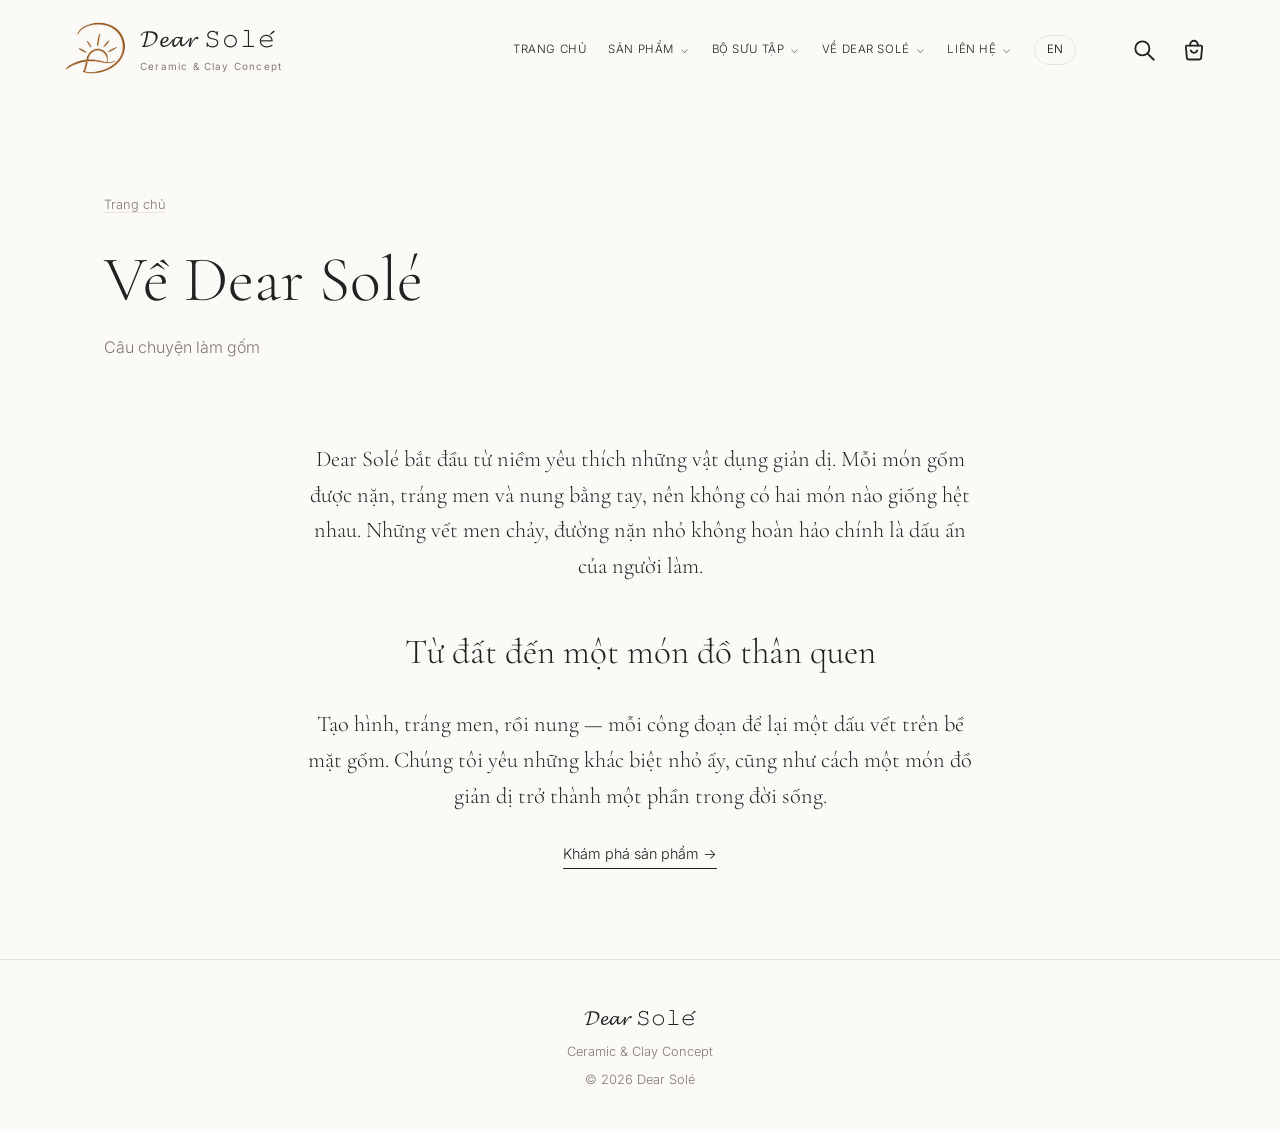
<file: ve-dear-sole/index.html>
<!doctype html>
<html lang="vi">
<head>
<meta charset="utf-8">
<meta name="viewport" content="width=device-width, initial-scale=1">
<title>Câu chuyện làm gốm — Dear Solé</title>
<meta name="description" content="Về Dear Solé và câu chuyện làm gốm thủ công: từ tạo hình, tráng men đến nung.">
<link rel="canonical" href="https://loanbritavril.github.io/gomconcept/ve-dear-sole/">
<link rel="preconnect" href="https://fonts.googleapis.com">
<link rel="preconnect" href="https://fonts.gstatic.com" crossorigin>
<link href="https://fonts.googleapis.com/css2?family=Cormorant+Garamond:ital,wght@0,300;0,400;1,300&family=Inter:wght@300;400;500&display=swap" rel="stylesheet">
<link rel="stylesheet" href="../assets/style.css">
</head>
<body>
<header class="nav">
  <a href="../" class="logo" aria-label="Dear Solé — Ceramic &amp; Clay Concept">
    <span class="logo-mark"><img src="../assets/exec-b38fa0b2-671f-40af-9a76-47e898eaf617.png" alt="" width="1254" height="1254"></span>
    <span class="logo-text"><span class="logo-name">𝓓𝓮𝓪𝓻 𝚂𝚘𝚕𝚎́</span><span class="logo-tagline">Ceramic &amp; Clay Concept</span></span>
  </a>
  <button class="menu-toggle" id="menuToggle" aria-expanded="false" aria-controls="mainNav" data-vi="Menu" data-en="Menu">Menu</button>
  <nav id="mainNav" aria-label="Điều hướng chính">
    <a href="../" data-vi="Trang chủ" data-en="Home">Trang chủ</a>
    <details class="nav-group"><summary data-vi="Sản phẩm" data-en="Products">Sản phẩm</summary><div class="dropdown">
      <a href="../san-pham/" data-vi="Tất cả sản phẩm" data-en="All products">Tất cả sản phẩm</a>
      <a href="../san-pham/binh-lo/" data-vi="Bình &amp; lọ" data-en="Vases &amp; vessels">Bình &amp; lọ</a>
      <a href="../san-pham/bat-dia/" data-vi="Bát &amp; đĩa" data-en="Bowls &amp; plates">Bát &amp; đĩa</a>
      <a href="../san-pham/ly-tach/" data-vi="Ly &amp; tách" data-en="Cups &amp; mugs">Ly &amp; tách</a>
      <a href="../san-pham/den/" data-vi="Đèn" data-en="Lamps">Đèn</a>
      <a href="../san-pham/nhung-do-nho/" data-vi="Những đồ nhỏ" data-en="Small objects">Những đồ nhỏ</a>
    </div></details>
    <details class="nav-group"><summary data-vi="Bộ sưu tập" data-en="Collections">Bộ sưu tập</summary><div class="dropdown">
      <a href="../bo-suu-tap/" data-vi="Bộ sưu tập hiện tại" data-en="Current collection">Bộ sưu tập hiện tại</a>
      <a href="../bo-suu-tap/doc-ban/" data-vi="Sản phẩm độc bản" data-en="One of a kind">Sản phẩm độc bản</a>
    </div></details>
    <details class="nav-group"><summary data-vi="Về Dear Solé" data-en="About Dear Solé">Về Dear Solé</summary><div class="dropdown">
      <a href="../ve-dear-sole/" data-vi="Câu chuyện làm gốm" data-en="Our pottery story">Câu chuyện làm gốm</a>
    </div></details>
    <details class="nav-group"><summary data-vi="Liên hệ" data-en="Contact">Liên hệ</summary><div class="dropdown">
      <a href="../lien-he/" data-vi="Đặt hàng &amp; đặt riêng" data-en="Orders &amp; commissions">Đặt hàng &amp; đặt riêng</a>
      <a href="mailto:dearsoleconcept@gmail.com">Email</a>
      <a href="https://www.instagram.com/dearsole.concept/" target="_blank" rel="noopener">Instagram ↗</a>
      <a href="https://www.facebook.com/share/1HiBH6bDLt/?mibextid=wwXIfr" target="_blank" rel="noopener">Facebook ↗</a>
    </div></details>
    <button id="lang" aria-label="Đổi ngôn ngữ / Switch language">EN</button>
  </nav>
  <div class="nav-icons">
    <button id="searchBtn" class="icon-btn" aria-label="Tìm kiếm / Search" aria-haspopup="dialog"><svg viewBox="0 0 24 24" width="26" height="26" fill="none" stroke="currentColor" stroke-width="1.7" stroke-linecap="round" stroke-linejoin="round" aria-hidden="true"><circle cx="10.5" cy="10.5" r="6.5"/><path d="M15.5 15.5 21 21"/></svg></button>
    <button id="cartBtn" class="icon-btn cart-btn" aria-label="Giỏ hàng / Cart"><svg viewBox="0 0 24 24" width="26" height="26" fill="none" stroke="currentColor" stroke-width="1.7" stroke-linecap="round" stroke-linejoin="round" aria-hidden="true"><path d="M5.5 8h13a1 1 0 0 1 1 1l-.9 10a2 2 0 0 1-2 1.8H7.4a2 2 0 0 1-2-1.8L4.5 9a1 1 0 0 1 1-1z"/><path d="M8.5 8V7a3.5 3.5 0 0 1 7 0v1"/><path d="M9 12.5c.8 1.5 1.8 2.2 3 2.2s2.2-.7 3-2.2"/></svg><span class="cart-badge" id="cartCount" hidden>0</span></button>
  </div>
</header>
<main id="top"><section class="page-intro"><a class="breadcrumb" href="../" data-vi="Trang chủ" data-en="Home">Trang chủ</a><h1  data-vi="Về Dear Solé" data-en="About Dear Solé">Về Dear Solé</h1><p  data-vi="Câu chuyện làm gốm" data-en="Our pottery story">Câu chuyện làm gốm</p></section><section class="story article"><p  data-vi="Dear Solé bắt đầu từ niềm yêu thích những vật dụng giản dị. Mỗi món gốm được nặn, tráng men và nung bằng tay, nên không có hai món nào giống hệt nhau. Những vết men chảy, đường nặn nhỏ không hoàn hảo chính là dấu ấn của người làm." data-en="Dear Solé began with a love for simple, everyday objects. Each piece is shaped, glazed and fired by hand, so no two are alike. Every drip of glaze and slight imperfection is the maker’s mark.">Dear Solé bắt đầu từ niềm yêu thích những vật dụng giản dị. Mỗi món gốm được nặn, tráng men và nung bằng tay, nên không có hai món nào giống hệt nhau. Những vết men chảy, đường nặn nhỏ không hoàn hảo chính là dấu ấn của người làm.</p><h2  data-vi="Từ đất đến một món đồ thân quen" data-en="From clay to an everyday companion">Từ đất đến một món đồ thân quen</h2><p  data-vi="Tạo hình, tráng men, rồi nung — mỗi công đoạn để lại một dấu vết trên bề mặt gốm. Chúng tôi yêu những khác biệt nhỏ ấy, cũng như cách một món đồ giản dị trở thành một phần trong đời sống." data-en="Shaping, glazing and firing each leave a trace on the clay. We love those small differences, and the way a simple object becomes part of everyday life.">Tạo hình, tráng men, rồi nung — mỗi công đoạn để lại một dấu vết trên bề mặt gốm. Chúng tôi yêu những khác biệt nhỏ ấy, cũng như cách một món đồ giản dị trở thành một phần trong đời sống.</p><a class="link" href="../san-pham/" data-vi="Khám phá sản phẩm →" data-en="Explore our pieces →">Khám phá sản phẩm →</a></section></main>
<footer><a href="../">𝓓𝓮𝓪𝓻 𝚂𝚘𝚕𝚎́</a><p>Ceramic &amp; Clay Concept</p><p>© <span id="y">2026</span> Dear Solé</p></footer>
<div class="modal" id="modal" role="dialog" aria-modal="true" aria-labelledby="mName" hidden>
  <div class="box"><button class="close" id="close" aria-label="Đóng / Close">×</button>
    <div class="img" id="mImg"></div><div class="info"><h3 id="mName"></h3><p id="mDesc"></p><p class="meta" id="mMeta"></p><p class="price" id="mPrice"></p><div class="gallery-thumbs" id="mGallery" aria-label="Ảnh sản phẩm / Product photos"></div>
    <div class="actions"><button type="button" class="btn btn-solid" id="mAdd"></button> <a class="btn" id="mBuy" href="../lien-he/" data-contact="../lien-he/"></a></div></div>
  </div>
</div>
<div class="search-overlay" id="searchOverlay" hidden></div>
<div class="search" id="search" role="dialog" aria-modal="true" aria-label="Tìm kiếm sản phẩm" hidden>
  <div class="search-bar">
    <svg viewBox="0 0 24 24" width="22" height="22" fill="none" stroke="currentColor" stroke-width="1.7" stroke-linecap="round" aria-hidden="true"><circle cx="10.5" cy="10.5" r="6.5"/><path d="M15.5 15.5 21 21"/></svg>
    <input id="searchInput" type="search" autocomplete="off" placeholder="Tìm sản phẩm…" data-ph-vi="Tìm sản phẩm…" data-ph-en="Search products…" aria-label="Tìm sản phẩm">
    <button class="close" id="searchClose" aria-label="Đóng / Close">×</button>
  </div>
  <div class="search-results" id="searchResults" aria-live="polite"></div>
</div>
<div class="cart-overlay" id="cartOverlay" hidden></div>
<aside class="cart" id="cart" role="dialog" aria-modal="true" aria-labelledby="cartTitle" hidden>
  <div class="cart-head"><h2 id="cartTitle" data-vi="Giỏ hàng" data-en="Your cart">Giỏ hàng</h2><button class="close" id="cartClose" aria-label="Đóng / Close">×</button></div>
  <div class="cart-body">
    <p class="cart-empty" id="cartEmpty" data-vi="Giỏ hàng đang trống." data-en="Your cart is empty.">Giỏ hàng đang trống.</p>
    <ul class="cart-items" id="cartItems"></ul>
    <p class="cart-total" id="cartTotal"></p>
    <form id="orderForm" novalidate>
      <h3 data-vi="Thông tin nhận hàng" data-en="Delivery details">Thông tin nhận hàng</h3>
      <label><span data-vi="Họ tên *" data-en="Full name *">Họ tên *</span><input name="name" required autocomplete="name"></label>
      <label><span data-vi="Số điện thoại *" data-en="Phone *">Số điện thoại *</span><input name="phone" type="tel" required autocomplete="tel"></label>
      <label><span data-vi="Địa chỉ giao hàng *" data-en="Delivery address *">Địa chỉ giao hàng *</span><textarea name="address" rows="2" required autocomplete="street-address"></textarea></label>
      <label><span data-vi="Email" data-en="Email">Email</span><input name="email" type="email" autocomplete="email"></label>
      <label><span data-vi="Ghi chú" data-en="Note">Ghi chú</span><textarea name="note" rows="2"></textarea></label>
      <p class="form-error" id="orderError" role="alert" hidden></p>
      <button class="btn btn-solid" type="submit" data-vi="Gửi đơn hàng qua email" data-en="Send order by email">Gửi đơn hàng qua email</button>
      <p class="cart-help" data-vi="Đơn sẽ mở trong ứng dụng email của bạn để gửi tới Dear Solé. Chúng tôi sẽ liên hệ xác nhận đơn, phí giao hàng và cách thanh toán." data-en="Your email app will open with the order ready to send to Dear Solé. We will contact you to confirm the order, shipping and payment.">Đơn sẽ mở trong ứng dụng email của bạn để gửi tới Dear Solé. Chúng tôi sẽ liên hệ xác nhận đơn, phí giao hàng và cách thanh toán.</p>
      <div class="cart-fallback" id="cartFallback" hidden>
        <p data-vi="Email chưa mở? Sao chép đơn và gửi tới dearsoleconcept@gmail.com hoặc nhắn Instagram." data-en="Email did not open? Copy the order and send it to dearsoleconcept@gmail.com or message us on Instagram.">Email chưa mở? Sao chép đơn và gửi tới dearsoleconcept@gmail.com hoặc nhắn Instagram.</p>
        <button type="button" class="link-btn" id="copyOrder" data-vi="Sao chép đơn hàng" data-en="Copy order">Sao chép đơn hàng</button>
        <button type="button" class="link-btn" id="clearCart" data-vi="Xóa giỏ hàng" data-en="Clear cart">Xóa giỏ hàng</button>
      </div>
    </form>
  </div>
</aside>
<script src="../assets/products.js"></script><script src="../assets/app.js"></script>
</body></html>
</file>
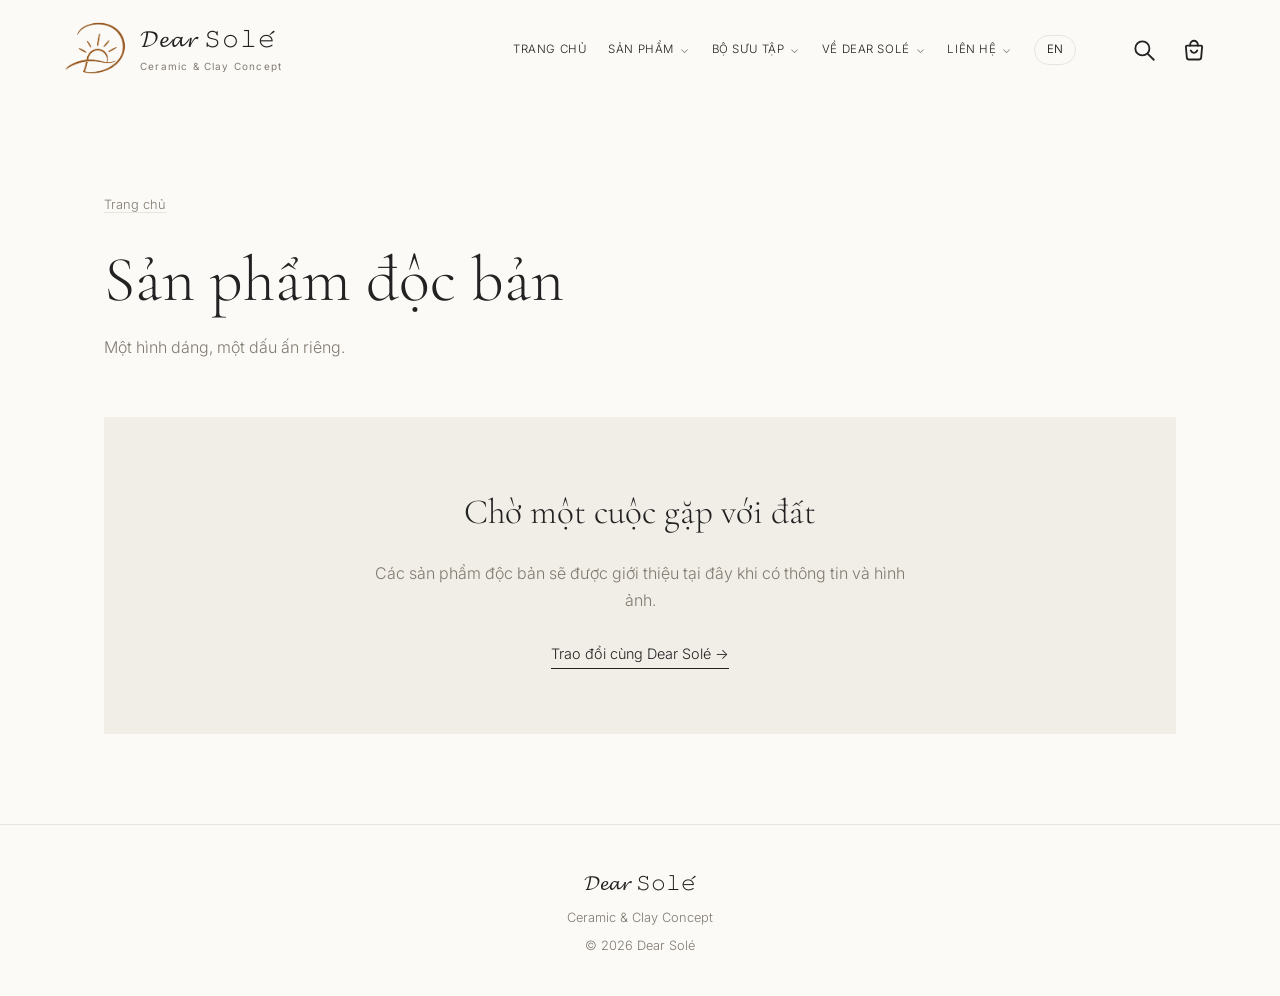
<file: bo-suu-tap/doc-ban/index.html>
<!doctype html>
<html lang="vi">
<head>
<meta charset="utf-8">
<meta name="viewport" content="width=device-width, initial-scale=1">
<title>Sản phẩm độc bản — Dear Solé</title>
<meta name="description" content="Những món gốm độc bản của Dear Solé. Liên hệ để tìm hiểu các tác phẩm mới.">
<link rel="canonical" href="https://loanbritavril.github.io/gomconcept/bo-suu-tap/doc-ban/">
<link rel="preconnect" href="https://fonts.googleapis.com">
<link rel="preconnect" href="https://fonts.gstatic.com" crossorigin>
<link href="https://fonts.googleapis.com/css2?family=Cormorant+Garamond:ital,wght@0,300;0,400;1,300&family=Inter:wght@300;400;500&display=swap" rel="stylesheet">
<link rel="stylesheet" href="../../assets/style.css">
</head>
<body>
<header class="nav">
  <a href="../../" class="logo" aria-label="Dear Solé — Ceramic &amp; Clay Concept">
    <span class="logo-mark"><img src="../../assets/exec-b38fa0b2-671f-40af-9a76-47e898eaf617.png" alt="" width="1254" height="1254"></span>
    <span class="logo-text"><span class="logo-name">𝓓𝓮𝓪𝓻 𝚂𝚘𝚕𝚎́</span><span class="logo-tagline">Ceramic &amp; Clay Concept</span></span>
  </a>
  <button class="menu-toggle" id="menuToggle" aria-expanded="false" aria-controls="mainNav" data-vi="Menu" data-en="Menu">Menu</button>
  <nav id="mainNav" aria-label="Điều hướng chính">
    <a href="../../" data-vi="Trang chủ" data-en="Home">Trang chủ</a>
    <details class="nav-group"><summary data-vi="Sản phẩm" data-en="Products">Sản phẩm</summary><div class="dropdown">
      <a href="../../san-pham/" data-vi="Tất cả sản phẩm" data-en="All products">Tất cả sản phẩm</a>
      <a href="../../san-pham/binh-lo/" data-vi="Bình &amp; lọ" data-en="Vases &amp; vessels">Bình &amp; lọ</a>
      <a href="../../san-pham/bat-dia/" data-vi="Bát &amp; đĩa" data-en="Bowls &amp; plates">Bát &amp; đĩa</a>
      <a href="../../san-pham/ly-tach/" data-vi="Ly &amp; tách" data-en="Cups &amp; mugs">Ly &amp; tách</a>
      <a href="../../san-pham/den/" data-vi="Đèn" data-en="Lamps">Đèn</a>
      <a href="../../san-pham/nhung-do-nho/" data-vi="Những đồ nhỏ" data-en="Small objects">Những đồ nhỏ</a>
    </div></details>
    <details class="nav-group"><summary data-vi="Bộ sưu tập" data-en="Collections">Bộ sưu tập</summary><div class="dropdown">
      <a href="../../bo-suu-tap/" data-vi="Bộ sưu tập hiện tại" data-en="Current collection">Bộ sưu tập hiện tại</a>
      <a href="../../bo-suu-tap/doc-ban/" data-vi="Sản phẩm độc bản" data-en="One of a kind">Sản phẩm độc bản</a>
    </div></details>
    <details class="nav-group"><summary data-vi="Về Dear Solé" data-en="About Dear Solé">Về Dear Solé</summary><div class="dropdown">
      <a href="../../ve-dear-sole/" data-vi="Câu chuyện làm gốm" data-en="Our pottery story">Câu chuyện làm gốm</a>
    </div></details>
    <details class="nav-group"><summary data-vi="Liên hệ" data-en="Contact">Liên hệ</summary><div class="dropdown">
      <a href="../../lien-he/" data-vi="Đặt hàng &amp; đặt riêng" data-en="Orders &amp; commissions">Đặt hàng &amp; đặt riêng</a>
      <a href="mailto:dearsoleconcept@gmail.com">Email</a>
      <a href="https://www.instagram.com/dearsole.concept/" target="_blank" rel="noopener">Instagram ↗</a>
      <a href="https://www.facebook.com/share/1HiBH6bDLt/?mibextid=wwXIfr" target="_blank" rel="noopener">Facebook ↗</a>
    </div></details>
    <button id="lang" aria-label="Đổi ngôn ngữ / Switch language">EN</button>
  </nav>
  <div class="nav-icons">
    <button id="searchBtn" class="icon-btn" aria-label="Tìm kiếm / Search" aria-haspopup="dialog"><svg viewBox="0 0 24 24" width="26" height="26" fill="none" stroke="currentColor" stroke-width="1.7" stroke-linecap="round" stroke-linejoin="round" aria-hidden="true"><circle cx="10.5" cy="10.5" r="6.5"/><path d="M15.5 15.5 21 21"/></svg></button>
    <button id="cartBtn" class="icon-btn cart-btn" aria-label="Giỏ hàng / Cart"><svg viewBox="0 0 24 24" width="26" height="26" fill="none" stroke="currentColor" stroke-width="1.7" stroke-linecap="round" stroke-linejoin="round" aria-hidden="true"><path d="M5.5 8h13a1 1 0 0 1 1 1l-.9 10a2 2 0 0 1-2 1.8H7.4a2 2 0 0 1-2-1.8L4.5 9a1 1 0 0 1 1-1z"/><path d="M8.5 8V7a3.5 3.5 0 0 1 7 0v1"/><path d="M9 12.5c.8 1.5 1.8 2.2 3 2.2s2.2-.7 3-2.2"/></svg><span class="cart-badge" id="cartCount" hidden>0</span></button>
  </div>
</header>
<main id="top"><section class="page-intro"><a class="breadcrumb" href="../../" data-vi="Trang chủ" data-en="Home">Trang chủ</a><h1  data-vi="Sản phẩm độc bản" data-en="One of a kind">Sản phẩm độc bản</h1><p  data-vi="Một hình dáng, một dấu ấn riêng." data-en="A form, a mark of its own.">Một hình dáng, một dấu ấn riêng.</p></section><section class="catalogue"><div class="empty"><h2  data-vi="Chờ một cuộc gặp với đất" data-en="Waiting for the next creation">Chờ một cuộc gặp với đất</h2><p  data-vi="Các sản phẩm độc bản sẽ được giới thiệu tại đây khi có thông tin và hình ảnh." data-en="Unique pieces will be introduced here when details and images are available.">Các sản phẩm độc bản sẽ được giới thiệu tại đây khi có thông tin và hình ảnh.</p><a class="link" href="../../lien-he/" data-vi="Trao đổi cùng Dear Solé →" data-en="Get in touch with Dear Solé →">Trao đổi cùng Dear Solé →</a></div></section></main>
<footer><a href="../../">𝓓𝓮𝓪𝓻 𝚂𝚘𝚕𝚎́</a><p>Ceramic &amp; Clay Concept</p><p>© <span id="y">2026</span> Dear Solé</p></footer>
<div class="modal" id="modal" role="dialog" aria-modal="true" aria-labelledby="mName" hidden>
  <div class="box"><button class="close" id="close" aria-label="Đóng / Close">×</button>
    <div class="img" id="mImg"></div><div class="info"><h3 id="mName"></h3><p id="mDesc"></p><p class="meta" id="mMeta"></p><p class="price" id="mPrice"></p><div class="gallery-thumbs" id="mGallery" aria-label="Ảnh sản phẩm / Product photos"></div>
    <div class="actions"><button type="button" class="btn btn-solid" id="mAdd"></button> <a class="btn" id="mBuy" href="../../lien-he/" data-contact="../../lien-he/"></a></div></div>
  </div>
</div>
<div class="search-overlay" id="searchOverlay" hidden></div>
<div class="search" id="search" role="dialog" aria-modal="true" aria-label="Tìm kiếm sản phẩm" hidden>
  <div class="search-bar">
    <svg viewBox="0 0 24 24" width="22" height="22" fill="none" stroke="currentColor" stroke-width="1.7" stroke-linecap="round" aria-hidden="true"><circle cx="10.5" cy="10.5" r="6.5"/><path d="M15.5 15.5 21 21"/></svg>
    <input id="searchInput" type="search" autocomplete="off" placeholder="Tìm sản phẩm…" data-ph-vi="Tìm sản phẩm…" data-ph-en="Search products…" aria-label="Tìm sản phẩm">
    <button class="close" id="searchClose" aria-label="Đóng / Close">×</button>
  </div>
  <div class="search-results" id="searchResults" aria-live="polite"></div>
</div>
<div class="cart-overlay" id="cartOverlay" hidden></div>
<aside class="cart" id="cart" role="dialog" aria-modal="true" aria-labelledby="cartTitle" hidden>
  <div class="cart-head"><h2 id="cartTitle" data-vi="Giỏ hàng" data-en="Your cart">Giỏ hàng</h2><button class="close" id="cartClose" aria-label="Đóng / Close">×</button></div>
  <div class="cart-body">
    <p class="cart-empty" id="cartEmpty" data-vi="Giỏ hàng đang trống." data-en="Your cart is empty.">Giỏ hàng đang trống.</p>
    <ul class="cart-items" id="cartItems"></ul>
    <p class="cart-total" id="cartTotal"></p>
    <form id="orderForm" novalidate>
      <h3 data-vi="Thông tin nhận hàng" data-en="Delivery details">Thông tin nhận hàng</h3>
      <label><span data-vi="Họ tên *" data-en="Full name *">Họ tên *</span><input name="name" required autocomplete="name"></label>
      <label><span data-vi="Số điện thoại *" data-en="Phone *">Số điện thoại *</span><input name="phone" type="tel" required autocomplete="tel"></label>
      <label><span data-vi="Địa chỉ giao hàng *" data-en="Delivery address *">Địa chỉ giao hàng *</span><textarea name="address" rows="2" required autocomplete="street-address"></textarea></label>
      <label><span data-vi="Email" data-en="Email">Email</span><input name="email" type="email" autocomplete="email"></label>
      <label><span data-vi="Ghi chú" data-en="Note">Ghi chú</span><textarea name="note" rows="2"></textarea></label>
      <p class="form-error" id="orderError" role="alert" hidden></p>
      <button class="btn btn-solid" type="submit" data-vi="Gửi đơn hàng qua email" data-en="Send order by email">Gửi đơn hàng qua email</button>
      <p class="cart-help" data-vi="Đơn sẽ mở trong ứng dụng email của bạn để gửi tới Dear Solé. Chúng tôi sẽ liên hệ xác nhận đơn, phí giao hàng và cách thanh toán." data-en="Your email app will open with the order ready to send to Dear Solé. We will contact you to confirm the order, shipping and payment.">Đơn sẽ mở trong ứng dụng email của bạn để gửi tới Dear Solé. Chúng tôi sẽ liên hệ xác nhận đơn, phí giao hàng và cách thanh toán.</p>
      <div class="cart-fallback" id="cartFallback" hidden>
        <p data-vi="Email chưa mở? Sao chép đơn và gửi tới dearsoleconcept@gmail.com hoặc nhắn Instagram." data-en="Email did not open? Copy the order and send it to dearsoleconcept@gmail.com or message us on Instagram.">Email chưa mở? Sao chép đơn và gửi tới dearsoleconcept@gmail.com hoặc nhắn Instagram.</p>
        <button type="button" class="link-btn" id="copyOrder" data-vi="Sao chép đơn hàng" data-en="Copy order">Sao chép đơn hàng</button>
        <button type="button" class="link-btn" id="clearCart" data-vi="Xóa giỏ hàng" data-en="Clear cart">Xóa giỏ hàng</button>
      </div>
    </form>
  </div>
</aside>
<script src="../../assets/products.js"></script><script src="../../assets/app.js"></script>
</body></html>
</file>
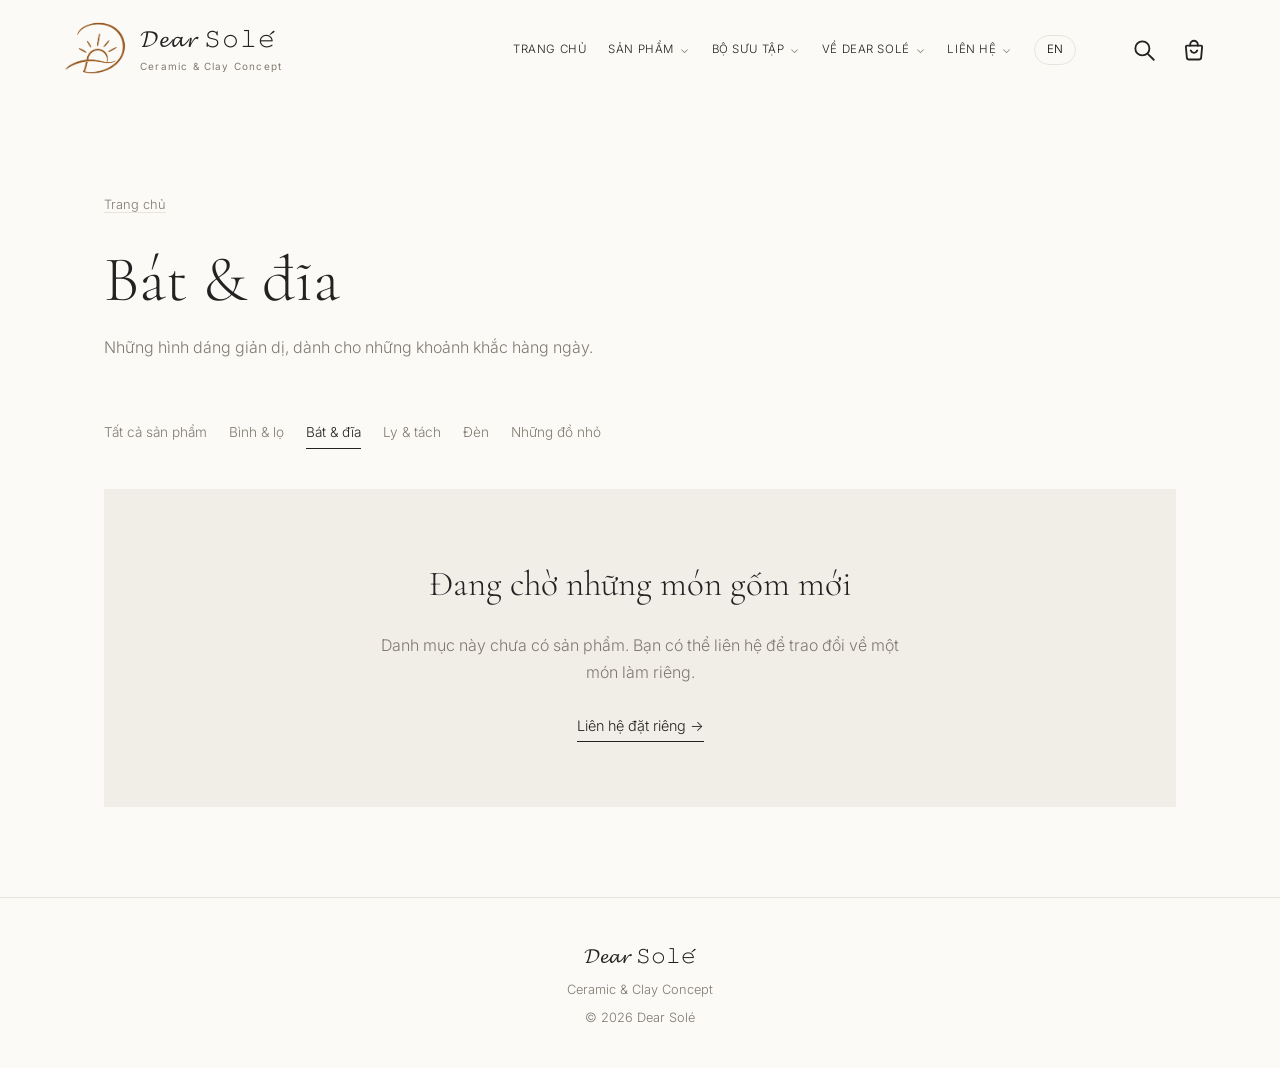
<file: san-pham/bat-dia/index.html>
<!doctype html>
<html lang="vi">
<head>
<meta charset="utf-8">
<meta name="viewport" content="width=device-width, initial-scale=1">
<title>Bát &amp; đĩa — Dear Solé</title>
<meta name="description" content="Bát &amp; đĩa tại Dear Solé. Khám phá gốm thủ công và liên hệ đặt hàng, đặt riêng.">
<link rel="canonical" href="https://loanbritavril.github.io/gomconcept/san-pham/bat-dia/">
<link rel="preconnect" href="https://fonts.googleapis.com">
<link rel="preconnect" href="https://fonts.gstatic.com" crossorigin>
<link href="https://fonts.googleapis.com/css2?family=Cormorant+Garamond:ital,wght@0,300;0,400;1,300&family=Inter:wght@300;400;500&display=swap" rel="stylesheet">
<link rel="stylesheet" href="../../assets/style.css">
</head>
<body>
<header class="nav">
  <a href="../../" class="logo" aria-label="Dear Solé — Ceramic &amp; Clay Concept">
    <span class="logo-mark"><img src="../../assets/exec-b38fa0b2-671f-40af-9a76-47e898eaf617.png" alt="" width="1254" height="1254"></span>
    <span class="logo-text"><span class="logo-name">𝓓𝓮𝓪𝓻 𝚂𝚘𝚕𝚎́</span><span class="logo-tagline">Ceramic &amp; Clay Concept</span></span>
  </a>
  <button class="menu-toggle" id="menuToggle" aria-expanded="false" aria-controls="mainNav" data-vi="Menu" data-en="Menu">Menu</button>
  <nav id="mainNav" aria-label="Điều hướng chính">
    <a href="../../" data-vi="Trang chủ" data-en="Home">Trang chủ</a>
    <details class="nav-group"><summary data-vi="Sản phẩm" data-en="Products">Sản phẩm</summary><div class="dropdown">
      <a href="../../san-pham/" data-vi="Tất cả sản phẩm" data-en="All products">Tất cả sản phẩm</a>
      <a href="../../san-pham/binh-lo/" data-vi="Bình &amp; lọ" data-en="Vases &amp; vessels">Bình &amp; lọ</a>
      <a href="../../san-pham/bat-dia/" data-vi="Bát &amp; đĩa" data-en="Bowls &amp; plates">Bát &amp; đĩa</a>
      <a href="../../san-pham/ly-tach/" data-vi="Ly &amp; tách" data-en="Cups &amp; mugs">Ly &amp; tách</a>
      <a href="../../san-pham/den/" data-vi="Đèn" data-en="Lamps">Đèn</a>
      <a href="../../san-pham/nhung-do-nho/" data-vi="Những đồ nhỏ" data-en="Small objects">Những đồ nhỏ</a>
    </div></details>
    <details class="nav-group"><summary data-vi="Bộ sưu tập" data-en="Collections">Bộ sưu tập</summary><div class="dropdown">
      <a href="../../bo-suu-tap/" data-vi="Bộ sưu tập hiện tại" data-en="Current collection">Bộ sưu tập hiện tại</a>
      <a href="../../bo-suu-tap/doc-ban/" data-vi="Sản phẩm độc bản" data-en="One of a kind">Sản phẩm độc bản</a>
    </div></details>
    <details class="nav-group"><summary data-vi="Về Dear Solé" data-en="About Dear Solé">Về Dear Solé</summary><div class="dropdown">
      <a href="../../ve-dear-sole/" data-vi="Câu chuyện làm gốm" data-en="Our pottery story">Câu chuyện làm gốm</a>
    </div></details>
    <details class="nav-group"><summary data-vi="Liên hệ" data-en="Contact">Liên hệ</summary><div class="dropdown">
      <a href="../../lien-he/" data-vi="Đặt hàng &amp; đặt riêng" data-en="Orders &amp; commissions">Đặt hàng &amp; đặt riêng</a>
      <a href="mailto:dearsoleconcept@gmail.com">Email</a>
      <a href="https://www.instagram.com/dearsole.concept/" target="_blank" rel="noopener">Instagram ↗</a>
      <a href="https://www.facebook.com/share/1HiBH6bDLt/?mibextid=wwXIfr" target="_blank" rel="noopener">Facebook ↗</a>
    </div></details>
    <button id="lang" aria-label="Đổi ngôn ngữ / Switch language">EN</button>
  </nav>
  <div class="nav-icons">
    <button id="searchBtn" class="icon-btn" aria-label="Tìm kiếm / Search" aria-haspopup="dialog"><svg viewBox="0 0 24 24" width="26" height="26" fill="none" stroke="currentColor" stroke-width="1.7" stroke-linecap="round" stroke-linejoin="round" aria-hidden="true"><circle cx="10.5" cy="10.5" r="6.5"/><path d="M15.5 15.5 21 21"/></svg></button>
    <button id="cartBtn" class="icon-btn cart-btn" aria-label="Giỏ hàng / Cart"><svg viewBox="0 0 24 24" width="26" height="26" fill="none" stroke="currentColor" stroke-width="1.7" stroke-linecap="round" stroke-linejoin="round" aria-hidden="true"><path d="M5.5 8h13a1 1 0 0 1 1 1l-.9 10a2 2 0 0 1-2 1.8H7.4a2 2 0 0 1-2-1.8L4.5 9a1 1 0 0 1 1-1z"/><path d="M8.5 8V7a3.5 3.5 0 0 1 7 0v1"/><path d="M9 12.5c.8 1.5 1.8 2.2 3 2.2s2.2-.7 3-2.2"/></svg><span class="cart-badge" id="cartCount" hidden>0</span></button>
  </div>
</header>
<main id="top"><section class="page-intro"><a class="breadcrumb" href="../../" data-vi="Trang chủ" data-en="Home">Trang chủ</a><h1  data-vi="Bát &amp; đĩa" data-en="Bowls &amp; plates">Bát & đĩa</h1><p  data-vi="Những hình dáng giản dị, dành cho những khoảnh khắc hàng ngày." data-en="Simple forms for everyday moments.">Những hình dáng giản dị, dành cho những khoảnh khắc hàng ngày.</p></section><section class="catalogue"><div class="filters category-links" aria-label="Danh mục sản phẩm"><a href="../../san-pham/" data-vi="Tất cả sản phẩm" data-en="All products">Tất cả sản phẩm</a><a href="../../san-pham/binh-lo/" data-vi="Bình &amp; lọ" data-en="Vases &amp; vessels">Bình & lọ</a><a href="../../san-pham/bat-dia/" aria-current="page" class="on" data-vi="Bát &amp; đĩa" data-en="Bowls &amp; plates">Bát & đĩa</a><a href="../../san-pham/ly-tach/" data-vi="Ly &amp; tách" data-en="Cups &amp; mugs">Ly & tách</a><a href="../../san-pham/den/" data-vi="Đèn" data-en="Lamps">Đèn</a><a href="../../san-pham/nhung-do-nho/" data-vi="Những đồ nhỏ" data-en="Small objects">Những đồ nhỏ</a></div><div class="empty"><h2  data-vi="Đang chờ những món gốm mới" data-en="New pieces are on their way">Đang chờ những món gốm mới</h2><p  data-vi="Danh mục này chưa có sản phẩm. Bạn có thể liên hệ để trao đổi về một món làm riêng." data-en="There are no pieces in this category yet. Get in touch to discuss a commission.">Danh mục này chưa có sản phẩm. Bạn có thể liên hệ để trao đổi về một món làm riêng.</p><a class="link" href="../../lien-he/" data-vi="Liên hệ đặt riêng →" data-en="Enquire about a commission →">Liên hệ đặt riêng →</a></div></section></main>
<footer><a href="../../">𝓓𝓮𝓪𝓻 𝚂𝚘𝚕𝚎́</a><p>Ceramic &amp; Clay Concept</p><p>© <span id="y">2026</span> Dear Solé</p></footer>
<div class="modal" id="modal" role="dialog" aria-modal="true" aria-labelledby="mName" hidden>
  <div class="box"><button class="close" id="close" aria-label="Đóng / Close">×</button>
    <div class="img" id="mImg"></div><div class="info"><h3 id="mName"></h3><p id="mDesc"></p><p class="meta" id="mMeta"></p><p class="price" id="mPrice"></p><div class="gallery-thumbs" id="mGallery" aria-label="Ảnh sản phẩm / Product photos"></div>
    <div class="actions"><button type="button" class="btn btn-solid" id="mAdd"></button> <a class="btn" id="mBuy" href="../../lien-he/" data-contact="../../lien-he/"></a></div></div>
  </div>
</div>
<div class="search-overlay" id="searchOverlay" hidden></div>
<div class="search" id="search" role="dialog" aria-modal="true" aria-label="Tìm kiếm sản phẩm" hidden>
  <div class="search-bar">
    <svg viewBox="0 0 24 24" width="22" height="22" fill="none" stroke="currentColor" stroke-width="1.7" stroke-linecap="round" aria-hidden="true"><circle cx="10.5" cy="10.5" r="6.5"/><path d="M15.5 15.5 21 21"/></svg>
    <input id="searchInput" type="search" autocomplete="off" placeholder="Tìm sản phẩm…" data-ph-vi="Tìm sản phẩm…" data-ph-en="Search products…" aria-label="Tìm sản phẩm">
    <button class="close" id="searchClose" aria-label="Đóng / Close">×</button>
  </div>
  <div class="search-results" id="searchResults" aria-live="polite"></div>
</div>
<div class="cart-overlay" id="cartOverlay" hidden></div>
<aside class="cart" id="cart" role="dialog" aria-modal="true" aria-labelledby="cartTitle" hidden>
  <div class="cart-head"><h2 id="cartTitle" data-vi="Giỏ hàng" data-en="Your cart">Giỏ hàng</h2><button class="close" id="cartClose" aria-label="Đóng / Close">×</button></div>
  <div class="cart-body">
    <p class="cart-empty" id="cartEmpty" data-vi="Giỏ hàng đang trống." data-en="Your cart is empty.">Giỏ hàng đang trống.</p>
    <ul class="cart-items" id="cartItems"></ul>
    <p class="cart-total" id="cartTotal"></p>
    <form id="orderForm" novalidate>
      <h3 data-vi="Thông tin nhận hàng" data-en="Delivery details">Thông tin nhận hàng</h3>
      <label><span data-vi="Họ tên *" data-en="Full name *">Họ tên *</span><input name="name" required autocomplete="name"></label>
      <label><span data-vi="Số điện thoại *" data-en="Phone *">Số điện thoại *</span><input name="phone" type="tel" required autocomplete="tel"></label>
      <label><span data-vi="Địa chỉ giao hàng *" data-en="Delivery address *">Địa chỉ giao hàng *</span><textarea name="address" rows="2" required autocomplete="street-address"></textarea></label>
      <label><span data-vi="Email" data-en="Email">Email</span><input name="email" type="email" autocomplete="email"></label>
      <label><span data-vi="Ghi chú" data-en="Note">Ghi chú</span><textarea name="note" rows="2"></textarea></label>
      <p class="form-error" id="orderError" role="alert" hidden></p>
      <button class="btn btn-solid" type="submit" data-vi="Gửi đơn hàng qua email" data-en="Send order by email">Gửi đơn hàng qua email</button>
      <p class="cart-help" data-vi="Đơn sẽ mở trong ứng dụng email của bạn để gửi tới Dear Solé. Chúng tôi sẽ liên hệ xác nhận đơn, phí giao hàng và cách thanh toán." data-en="Your email app will open with the order ready to send to Dear Solé. We will contact you to confirm the order, shipping and payment.">Đơn sẽ mở trong ứng dụng email của bạn để gửi tới Dear Solé. Chúng tôi sẽ liên hệ xác nhận đơn, phí giao hàng và cách thanh toán.</p>
      <div class="cart-fallback" id="cartFallback" hidden>
        <p data-vi="Email chưa mở? Sao chép đơn và gửi tới dearsoleconcept@gmail.com hoặc nhắn Instagram." data-en="Email did not open? Copy the order and send it to dearsoleconcept@gmail.com or message us on Instagram.">Email chưa mở? Sao chép đơn và gửi tới dearsoleconcept@gmail.com hoặc nhắn Instagram.</p>
        <button type="button" class="link-btn" id="copyOrder" data-vi="Sao chép đơn hàng" data-en="Copy order">Sao chép đơn hàng</button>
        <button type="button" class="link-btn" id="clearCart" data-vi="Xóa giỏ hàng" data-en="Clear cart">Xóa giỏ hàng</button>
      </div>
    </form>
  </div>
</aside>
<script src="../../assets/products.js"></script><script src="../../assets/app.js"></script>
</body></html>
</file>
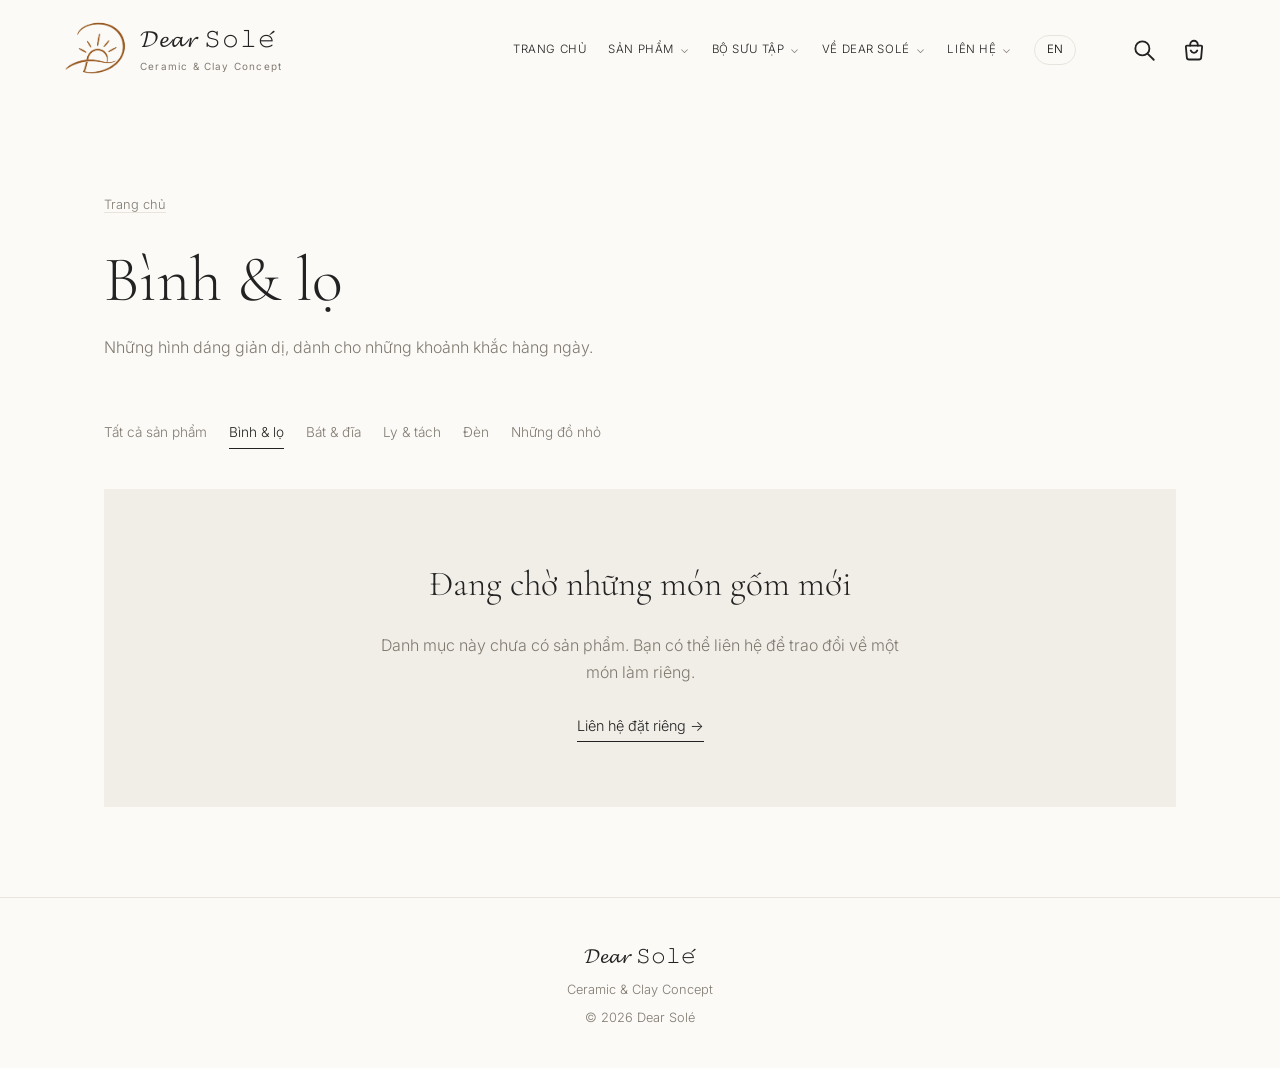
<file: san-pham/binh-lo/index.html>
<!doctype html>
<html lang="vi">
<head>
<meta charset="utf-8">
<meta name="viewport" content="width=device-width, initial-scale=1">
<title>Bình &amp; lọ — Dear Solé</title>
<meta name="description" content="Bình &amp; lọ tại Dear Solé. Khám phá gốm thủ công và liên hệ đặt hàng, đặt riêng.">
<link rel="canonical" href="https://loanbritavril.github.io/gomconcept/san-pham/binh-lo/">
<link rel="preconnect" href="https://fonts.googleapis.com">
<link rel="preconnect" href="https://fonts.gstatic.com" crossorigin>
<link href="https://fonts.googleapis.com/css2?family=Cormorant+Garamond:ital,wght@0,300;0,400;1,300&family=Inter:wght@300;400;500&display=swap" rel="stylesheet">
<link rel="stylesheet" href="../../assets/style.css">
</head>
<body>
<header class="nav">
  <a href="../../" class="logo" aria-label="Dear Solé — Ceramic &amp; Clay Concept">
    <span class="logo-mark"><img src="../../assets/exec-b38fa0b2-671f-40af-9a76-47e898eaf617.png" alt="" width="1254" height="1254"></span>
    <span class="logo-text"><span class="logo-name">𝓓𝓮𝓪𝓻 𝚂𝚘𝚕𝚎́</span><span class="logo-tagline">Ceramic &amp; Clay Concept</span></span>
  </a>
  <button class="menu-toggle" id="menuToggle" aria-expanded="false" aria-controls="mainNav" data-vi="Menu" data-en="Menu">Menu</button>
  <nav id="mainNav" aria-label="Điều hướng chính">
    <a href="../../" data-vi="Trang chủ" data-en="Home">Trang chủ</a>
    <details class="nav-group"><summary data-vi="Sản phẩm" data-en="Products">Sản phẩm</summary><div class="dropdown">
      <a href="../../san-pham/" data-vi="Tất cả sản phẩm" data-en="All products">Tất cả sản phẩm</a>
      <a href="../../san-pham/binh-lo/" data-vi="Bình &amp; lọ" data-en="Vases &amp; vessels">Bình &amp; lọ</a>
      <a href="../../san-pham/bat-dia/" data-vi="Bát &amp; đĩa" data-en="Bowls &amp; plates">Bát &amp; đĩa</a>
      <a href="../../san-pham/ly-tach/" data-vi="Ly &amp; tách" data-en="Cups &amp; mugs">Ly &amp; tách</a>
      <a href="../../san-pham/den/" data-vi="Đèn" data-en="Lamps">Đèn</a>
      <a href="../../san-pham/nhung-do-nho/" data-vi="Những đồ nhỏ" data-en="Small objects">Những đồ nhỏ</a>
    </div></details>
    <details class="nav-group"><summary data-vi="Bộ sưu tập" data-en="Collections">Bộ sưu tập</summary><div class="dropdown">
      <a href="../../bo-suu-tap/" data-vi="Bộ sưu tập hiện tại" data-en="Current collection">Bộ sưu tập hiện tại</a>
      <a href="../../bo-suu-tap/doc-ban/" data-vi="Sản phẩm độc bản" data-en="One of a kind">Sản phẩm độc bản</a>
    </div></details>
    <details class="nav-group"><summary data-vi="Về Dear Solé" data-en="About Dear Solé">Về Dear Solé</summary><div class="dropdown">
      <a href="../../ve-dear-sole/" data-vi="Câu chuyện làm gốm" data-en="Our pottery story">Câu chuyện làm gốm</a>
    </div></details>
    <details class="nav-group"><summary data-vi="Liên hệ" data-en="Contact">Liên hệ</summary><div class="dropdown">
      <a href="../../lien-he/" data-vi="Đặt hàng &amp; đặt riêng" data-en="Orders &amp; commissions">Đặt hàng &amp; đặt riêng</a>
      <a href="mailto:dearsoleconcept@gmail.com">Email</a>
      <a href="https://www.instagram.com/dearsole.concept/" target="_blank" rel="noopener">Instagram ↗</a>
      <a href="https://www.facebook.com/share/1HiBH6bDLt/?mibextid=wwXIfr" target="_blank" rel="noopener">Facebook ↗</a>
    </div></details>
    <button id="lang" aria-label="Đổi ngôn ngữ / Switch language">EN</button>
  </nav>
  <div class="nav-icons">
    <button id="searchBtn" class="icon-btn" aria-label="Tìm kiếm / Search" aria-haspopup="dialog"><svg viewBox="0 0 24 24" width="26" height="26" fill="none" stroke="currentColor" stroke-width="1.7" stroke-linecap="round" stroke-linejoin="round" aria-hidden="true"><circle cx="10.5" cy="10.5" r="6.5"/><path d="M15.5 15.5 21 21"/></svg></button>
    <button id="cartBtn" class="icon-btn cart-btn" aria-label="Giỏ hàng / Cart"><svg viewBox="0 0 24 24" width="26" height="26" fill="none" stroke="currentColor" stroke-width="1.7" stroke-linecap="round" stroke-linejoin="round" aria-hidden="true"><path d="M5.5 8h13a1 1 0 0 1 1 1l-.9 10a2 2 0 0 1-2 1.8H7.4a2 2 0 0 1-2-1.8L4.5 9a1 1 0 0 1 1-1z"/><path d="M8.5 8V7a3.5 3.5 0 0 1 7 0v1"/><path d="M9 12.5c.8 1.5 1.8 2.2 3 2.2s2.2-.7 3-2.2"/></svg><span class="cart-badge" id="cartCount" hidden>0</span></button>
  </div>
</header>
<main id="top"><section class="page-intro"><a class="breadcrumb" href="../../" data-vi="Trang chủ" data-en="Home">Trang chủ</a><h1  data-vi="Bình &amp; lọ" data-en="Vases &amp; vessels">Bình & lọ</h1><p  data-vi="Những hình dáng giản dị, dành cho những khoảnh khắc hàng ngày." data-en="Simple forms for everyday moments.">Những hình dáng giản dị, dành cho những khoảnh khắc hàng ngày.</p></section><section class="catalogue"><div class="filters category-links" aria-label="Danh mục sản phẩm"><a href="../../san-pham/" data-vi="Tất cả sản phẩm" data-en="All products">Tất cả sản phẩm</a><a href="../../san-pham/binh-lo/" aria-current="page" class="on" data-vi="Bình &amp; lọ" data-en="Vases &amp; vessels">Bình & lọ</a><a href="../../san-pham/bat-dia/" data-vi="Bát &amp; đĩa" data-en="Bowls &amp; plates">Bát & đĩa</a><a href="../../san-pham/ly-tach/" data-vi="Ly &amp; tách" data-en="Cups &amp; mugs">Ly & tách</a><a href="../../san-pham/den/" data-vi="Đèn" data-en="Lamps">Đèn</a><a href="../../san-pham/nhung-do-nho/" data-vi="Những đồ nhỏ" data-en="Small objects">Những đồ nhỏ</a></div><div class="empty"><h2  data-vi="Đang chờ những món gốm mới" data-en="New pieces are on their way">Đang chờ những món gốm mới</h2><p  data-vi="Danh mục này chưa có sản phẩm. Bạn có thể liên hệ để trao đổi về một món làm riêng." data-en="There are no pieces in this category yet. Get in touch to discuss a commission.">Danh mục này chưa có sản phẩm. Bạn có thể liên hệ để trao đổi về một món làm riêng.</p><a class="link" href="../../lien-he/" data-vi="Liên hệ đặt riêng →" data-en="Enquire about a commission →">Liên hệ đặt riêng →</a></div></section></main>
<footer><a href="../../">𝓓𝓮𝓪𝓻 𝚂𝚘𝚕𝚎́</a><p>Ceramic &amp; Clay Concept</p><p>© <span id="y">2026</span> Dear Solé</p></footer>
<div class="modal" id="modal" role="dialog" aria-modal="true" aria-labelledby="mName" hidden>
  <div class="box"><button class="close" id="close" aria-label="Đóng / Close">×</button>
    <div class="img" id="mImg"></div><div class="info"><h3 id="mName"></h3><p id="mDesc"></p><p class="meta" id="mMeta"></p><p class="price" id="mPrice"></p><div class="gallery-thumbs" id="mGallery" aria-label="Ảnh sản phẩm / Product photos"></div>
    <div class="actions"><button type="button" class="btn btn-solid" id="mAdd"></button> <a class="btn" id="mBuy" href="../../lien-he/" data-contact="../../lien-he/"></a></div></div>
  </div>
</div>
<div class="search-overlay" id="searchOverlay" hidden></div>
<div class="search" id="search" role="dialog" aria-modal="true" aria-label="Tìm kiếm sản phẩm" hidden>
  <div class="search-bar">
    <svg viewBox="0 0 24 24" width="22" height="22" fill="none" stroke="currentColor" stroke-width="1.7" stroke-linecap="round" aria-hidden="true"><circle cx="10.5" cy="10.5" r="6.5"/><path d="M15.5 15.5 21 21"/></svg>
    <input id="searchInput" type="search" autocomplete="off" placeholder="Tìm sản phẩm…" data-ph-vi="Tìm sản phẩm…" data-ph-en="Search products…" aria-label="Tìm sản phẩm">
    <button class="close" id="searchClose" aria-label="Đóng / Close">×</button>
  </div>
  <div class="search-results" id="searchResults" aria-live="polite"></div>
</div>
<div class="cart-overlay" id="cartOverlay" hidden></div>
<aside class="cart" id="cart" role="dialog" aria-modal="true" aria-labelledby="cartTitle" hidden>
  <div class="cart-head"><h2 id="cartTitle" data-vi="Giỏ hàng" data-en="Your cart">Giỏ hàng</h2><button class="close" id="cartClose" aria-label="Đóng / Close">×</button></div>
  <div class="cart-body">
    <p class="cart-empty" id="cartEmpty" data-vi="Giỏ hàng đang trống." data-en="Your cart is empty.">Giỏ hàng đang trống.</p>
    <ul class="cart-items" id="cartItems"></ul>
    <p class="cart-total" id="cartTotal"></p>
    <form id="orderForm" novalidate>
      <h3 data-vi="Thông tin nhận hàng" data-en="Delivery details">Thông tin nhận hàng</h3>
      <label><span data-vi="Họ tên *" data-en="Full name *">Họ tên *</span><input name="name" required autocomplete="name"></label>
      <label><span data-vi="Số điện thoại *" data-en="Phone *">Số điện thoại *</span><input name="phone" type="tel" required autocomplete="tel"></label>
      <label><span data-vi="Địa chỉ giao hàng *" data-en="Delivery address *">Địa chỉ giao hàng *</span><textarea name="address" rows="2" required autocomplete="street-address"></textarea></label>
      <label><span data-vi="Email" data-en="Email">Email</span><input name="email" type="email" autocomplete="email"></label>
      <label><span data-vi="Ghi chú" data-en="Note">Ghi chú</span><textarea name="note" rows="2"></textarea></label>
      <p class="form-error" id="orderError" role="alert" hidden></p>
      <button class="btn btn-solid" type="submit" data-vi="Gửi đơn hàng qua email" data-en="Send order by email">Gửi đơn hàng qua email</button>
      <p class="cart-help" data-vi="Đơn sẽ mở trong ứng dụng email của bạn để gửi tới Dear Solé. Chúng tôi sẽ liên hệ xác nhận đơn, phí giao hàng và cách thanh toán." data-en="Your email app will open with the order ready to send to Dear Solé. We will contact you to confirm the order, shipping and payment.">Đơn sẽ mở trong ứng dụng email của bạn để gửi tới Dear Solé. Chúng tôi sẽ liên hệ xác nhận đơn, phí giao hàng và cách thanh toán.</p>
      <div class="cart-fallback" id="cartFallback" hidden>
        <p data-vi="Email chưa mở? Sao chép đơn và gửi tới dearsoleconcept@gmail.com hoặc nhắn Instagram." data-en="Email did not open? Copy the order and send it to dearsoleconcept@gmail.com or message us on Instagram.">Email chưa mở? Sao chép đơn và gửi tới dearsoleconcept@gmail.com hoặc nhắn Instagram.</p>
        <button type="button" class="link-btn" id="copyOrder" data-vi="Sao chép đơn hàng" data-en="Copy order">Sao chép đơn hàng</button>
        <button type="button" class="link-btn" id="clearCart" data-vi="Xóa giỏ hàng" data-en="Clear cart">Xóa giỏ hàng</button>
      </div>
    </form>
  </div>
</aside>
<script src="../../assets/products.js"></script><script src="../../assets/app.js"></script>
</body></html>
</file>
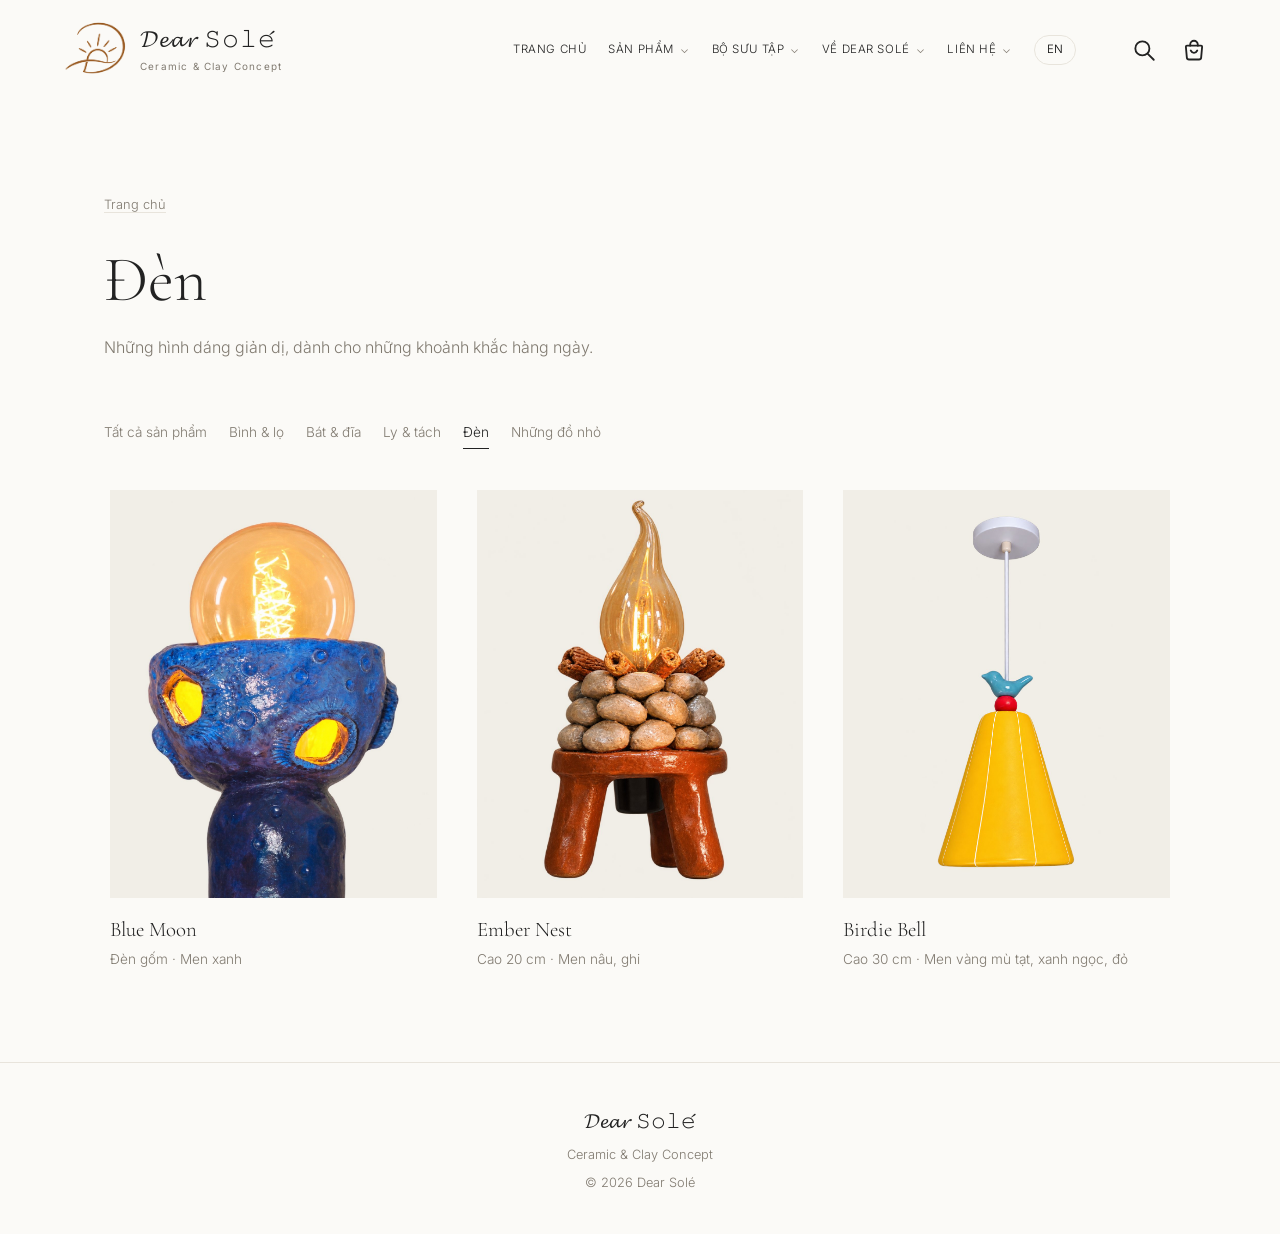
<file: san-pham/den/index.html>
<!doctype html>
<html lang="vi">
<head>
<meta charset="utf-8">
<meta name="viewport" content="width=device-width, initial-scale=1">
<title>Đèn — Dear Solé</title>
<meta name="description" content="Đèn tại Dear Solé. Khám phá gốm thủ công và liên hệ đặt hàng, đặt riêng.">
<link rel="canonical" href="https://loanbritavril.github.io/gomconcept/san-pham/den/">
<link rel="preconnect" href="https://fonts.googleapis.com">
<link rel="preconnect" href="https://fonts.gstatic.com" crossorigin>
<link href="https://fonts.googleapis.com/css2?family=Cormorant+Garamond:ital,wght@0,300;0,400;1,300&family=Inter:wght@300;400;500&display=swap" rel="stylesheet">
<link rel="stylesheet" href="../../assets/style.css">
</head>
<body>
<header class="nav">
  <a href="../../" class="logo" aria-label="Dear Solé — Ceramic &amp; Clay Concept">
    <span class="logo-mark"><img src="../../assets/exec-b38fa0b2-671f-40af-9a76-47e898eaf617.png" alt="" width="1254" height="1254"></span>
    <span class="logo-text"><span class="logo-name">𝓓𝓮𝓪𝓻 𝚂𝚘𝚕𝚎́</span><span class="logo-tagline">Ceramic &amp; Clay Concept</span></span>
  </a>
  <button class="menu-toggle" id="menuToggle" aria-expanded="false" aria-controls="mainNav" data-vi="Menu" data-en="Menu">Menu</button>
  <nav id="mainNav" aria-label="Điều hướng chính">
    <a href="../../" data-vi="Trang chủ" data-en="Home">Trang chủ</a>
    <details class="nav-group"><summary data-vi="Sản phẩm" data-en="Products">Sản phẩm</summary><div class="dropdown">
      <a href="../../san-pham/" data-vi="Tất cả sản phẩm" data-en="All products">Tất cả sản phẩm</a>
      <a href="../../san-pham/binh-lo/" data-vi="Bình &amp; lọ" data-en="Vases &amp; vessels">Bình &amp; lọ</a>
      <a href="../../san-pham/bat-dia/" data-vi="Bát &amp; đĩa" data-en="Bowls &amp; plates">Bát &amp; đĩa</a>
      <a href="../../san-pham/ly-tach/" data-vi="Ly &amp; tách" data-en="Cups &amp; mugs">Ly &amp; tách</a>
      <a href="../../san-pham/den/" data-vi="Đèn" data-en="Lamps">Đèn</a>
      <a href="../../san-pham/nhung-do-nho/" data-vi="Những đồ nhỏ" data-en="Small objects">Những đồ nhỏ</a>
    </div></details>
    <details class="nav-group"><summary data-vi="Bộ sưu tập" data-en="Collections">Bộ sưu tập</summary><div class="dropdown">
      <a href="../../bo-suu-tap/" data-vi="Bộ sưu tập hiện tại" data-en="Current collection">Bộ sưu tập hiện tại</a>
      <a href="../../bo-suu-tap/doc-ban/" data-vi="Sản phẩm độc bản" data-en="One of a kind">Sản phẩm độc bản</a>
    </div></details>
    <details class="nav-group"><summary data-vi="Về Dear Solé" data-en="About Dear Solé">Về Dear Solé</summary><div class="dropdown">
      <a href="../../ve-dear-sole/" data-vi="Câu chuyện làm gốm" data-en="Our pottery story">Câu chuyện làm gốm</a>
    </div></details>
    <details class="nav-group"><summary data-vi="Liên hệ" data-en="Contact">Liên hệ</summary><div class="dropdown">
      <a href="../../lien-he/" data-vi="Đặt hàng &amp; đặt riêng" data-en="Orders &amp; commissions">Đặt hàng &amp; đặt riêng</a>
      <a href="mailto:dearsoleconcept@gmail.com">Email</a>
      <a href="https://www.instagram.com/dearsole.concept/" target="_blank" rel="noopener">Instagram ↗</a>
      <a href="https://www.facebook.com/share/1HiBH6bDLt/?mibextid=wwXIfr" target="_blank" rel="noopener">Facebook ↗</a>
    </div></details>
    <button id="lang" aria-label="Đổi ngôn ngữ / Switch language">EN</button>
  </nav>
  <div class="nav-icons">
    <button id="searchBtn" class="icon-btn" aria-label="Tìm kiếm / Search" aria-haspopup="dialog"><svg viewBox="0 0 24 24" width="26" height="26" fill="none" stroke="currentColor" stroke-width="1.7" stroke-linecap="round" stroke-linejoin="round" aria-hidden="true"><circle cx="10.5" cy="10.5" r="6.5"/><path d="M15.5 15.5 21 21"/></svg></button>
    <button id="cartBtn" class="icon-btn cart-btn" aria-label="Giỏ hàng / Cart"><svg viewBox="0 0 24 24" width="26" height="26" fill="none" stroke="currentColor" stroke-width="1.7" stroke-linecap="round" stroke-linejoin="round" aria-hidden="true"><path d="M5.5 8h13a1 1 0 0 1 1 1l-.9 10a2 2 0 0 1-2 1.8H7.4a2 2 0 0 1-2-1.8L4.5 9a1 1 0 0 1 1-1z"/><path d="M8.5 8V7a3.5 3.5 0 0 1 7 0v1"/><path d="M9 12.5c.8 1.5 1.8 2.2 3 2.2s2.2-.7 3-2.2"/></svg><span class="cart-badge" id="cartCount" hidden>0</span></button>
  </div>
</header>
<main id="top"><section class="page-intro"><a class="breadcrumb" href="../../" data-vi="Trang chủ" data-en="Home">Trang chủ</a><h1  data-vi="Đèn" data-en="Lamps">Đèn</h1><p  data-vi="Những hình dáng giản dị, dành cho những khoảnh khắc hàng ngày." data-en="Simple forms for everyday moments.">Những hình dáng giản dị, dành cho những khoảnh khắc hàng ngày.</p></section><section class="catalogue"><div class="filters category-links" aria-label="Danh mục sản phẩm"><a href="../../san-pham/" data-vi="Tất cả sản phẩm" data-en="All products">Tất cả sản phẩm</a><a href="../../san-pham/binh-lo/" data-vi="Bình &amp; lọ" data-en="Vases &amp; vessels">Bình & lọ</a><a href="../../san-pham/bat-dia/" data-vi="Bát &amp; đĩa" data-en="Bowls &amp; plates">Bát & đĩa</a><a href="../../san-pham/ly-tach/" data-vi="Ly &amp; tách" data-en="Cups &amp; mugs">Ly & tách</a><a href="../../san-pham/den/" aria-current="page" class="on" data-vi="Đèn" data-en="Lamps">Đèn</a><a href="../../san-pham/nhung-do-nho/" data-vi="Những đồ nhỏ" data-en="Small objects">Những đồ nhỏ</a></div><div class="grid"><button class="card" data-id="7"><div class="thumb"><img src="../../assets/img/blue-moon-01.jpg" alt="Blue Moon" loading="lazy"></div><h3  data-vi="Blue Moon" data-en="Blue Moon">Blue Moon</h3><p  data-vi="Đèn gốm · Men xanh" data-en="Ceramic lamp · Blue glaze">Đèn gốm · Men xanh</p></button><button class="card" data-id="8"><div class="thumb"><img src="../../assets/img/ember-nest-01.jpg" alt="Ember Nest" loading="lazy"></div><h3  data-vi="Ember Nest" data-en="Ember Nest">Ember Nest</h3><p  data-vi="Cao 20 cm · Men nâu, ghi" data-en="H 20 cm · Brown, grey glaze">Cao 20 cm · Men nâu, ghi</p></button><button class="card" data-id="9"><div class="thumb"><img src="../../assets/img/birdie-bell-cover-v2.jpg" alt="Birdie Bell" loading="lazy"></div><h3  data-vi="Birdie Bell" data-en="Birdie Bell">Birdie Bell</h3><p  data-vi="Cao 30 cm · Men vàng mù tạt, xanh ngọc, đỏ" data-en="H 30 cm · Mustard yellow, turquoise, red glaze">Cao 30 cm · Men vàng mù tạt, xanh ngọc, đỏ</p></button></div></section></main>
<footer><a href="../../">𝓓𝓮𝓪𝓻 𝚂𝚘𝚕𝚎́</a><p>Ceramic &amp; Clay Concept</p><p>© <span id="y">2026</span> Dear Solé</p></footer>
<div class="modal" id="modal" role="dialog" aria-modal="true" aria-labelledby="mName" hidden>
  <div class="box"><button class="close" id="close" aria-label="Đóng / Close">×</button>
    <div class="img" id="mImg"></div><div class="info"><h3 id="mName"></h3><p id="mDesc"></p><p class="meta" id="mMeta"></p><p class="price" id="mPrice"></p><div class="gallery-thumbs" id="mGallery" aria-label="Ảnh sản phẩm / Product photos"></div>
    <div class="actions"><button type="button" class="btn btn-solid" id="mAdd"></button> <a class="btn" id="mBuy" href="../../lien-he/" data-contact="../../lien-he/"></a></div></div>
  </div>
</div>
<div class="search-overlay" id="searchOverlay" hidden></div>
<div class="search" id="search" role="dialog" aria-modal="true" aria-label="Tìm kiếm sản phẩm" hidden>
  <div class="search-bar">
    <svg viewBox="0 0 24 24" width="22" height="22" fill="none" stroke="currentColor" stroke-width="1.7" stroke-linecap="round" aria-hidden="true"><circle cx="10.5" cy="10.5" r="6.5"/><path d="M15.5 15.5 21 21"/></svg>
    <input id="searchInput" type="search" autocomplete="off" placeholder="Tìm sản phẩm…" data-ph-vi="Tìm sản phẩm…" data-ph-en="Search products…" aria-label="Tìm sản phẩm">
    <button class="close" id="searchClose" aria-label="Đóng / Close">×</button>
  </div>
  <div class="search-results" id="searchResults" aria-live="polite"></div>
</div>
<div class="cart-overlay" id="cartOverlay" hidden></div>
<aside class="cart" id="cart" role="dialog" aria-modal="true" aria-labelledby="cartTitle" hidden>
  <div class="cart-head"><h2 id="cartTitle" data-vi="Giỏ hàng" data-en="Your cart">Giỏ hàng</h2><button class="close" id="cartClose" aria-label="Đóng / Close">×</button></div>
  <div class="cart-body">
    <p class="cart-empty" id="cartEmpty" data-vi="Giỏ hàng đang trống." data-en="Your cart is empty.">Giỏ hàng đang trống.</p>
    <ul class="cart-items" id="cartItems"></ul>
    <p class="cart-total" id="cartTotal"></p>
    <form id="orderForm" novalidate>
      <h3 data-vi="Thông tin nhận hàng" data-en="Delivery details">Thông tin nhận hàng</h3>
      <label><span data-vi="Họ tên *" data-en="Full name *">Họ tên *</span><input name="name" required autocomplete="name"></label>
      <label><span data-vi="Số điện thoại *" data-en="Phone *">Số điện thoại *</span><input name="phone" type="tel" required autocomplete="tel"></label>
      <label><span data-vi="Địa chỉ giao hàng *" data-en="Delivery address *">Địa chỉ giao hàng *</span><textarea name="address" rows="2" required autocomplete="street-address"></textarea></label>
      <label><span data-vi="Email" data-en="Email">Email</span><input name="email" type="email" autocomplete="email"></label>
      <label><span data-vi="Ghi chú" data-en="Note">Ghi chú</span><textarea name="note" rows="2"></textarea></label>
      <p class="form-error" id="orderError" role="alert" hidden></p>
      <button class="btn btn-solid" type="submit" data-vi="Gửi đơn hàng qua email" data-en="Send order by email">Gửi đơn hàng qua email</button>
      <p class="cart-help" data-vi="Đơn sẽ mở trong ứng dụng email của bạn để gửi tới Dear Solé. Chúng tôi sẽ liên hệ xác nhận đơn, phí giao hàng và cách thanh toán." data-en="Your email app will open with the order ready to send to Dear Solé. We will contact you to confirm the order, shipping and payment.">Đơn sẽ mở trong ứng dụng email của bạn để gửi tới Dear Solé. Chúng tôi sẽ liên hệ xác nhận đơn, phí giao hàng và cách thanh toán.</p>
      <div class="cart-fallback" id="cartFallback" hidden>
        <p data-vi="Email chưa mở? Sao chép đơn và gửi tới dearsoleconcept@gmail.com hoặc nhắn Instagram." data-en="Email did not open? Copy the order and send it to dearsoleconcept@gmail.com or message us on Instagram.">Email chưa mở? Sao chép đơn và gửi tới dearsoleconcept@gmail.com hoặc nhắn Instagram.</p>
        <button type="button" class="link-btn" id="copyOrder" data-vi="Sao chép đơn hàng" data-en="Copy order">Sao chép đơn hàng</button>
        <button type="button" class="link-btn" id="clearCart" data-vi="Xóa giỏ hàng" data-en="Clear cart">Xóa giỏ hàng</button>
      </div>
    </form>
  </div>
</aside>
<script src="../../assets/products.js"></script><script src="../../assets/app.js"></script>
</body></html>
</file>
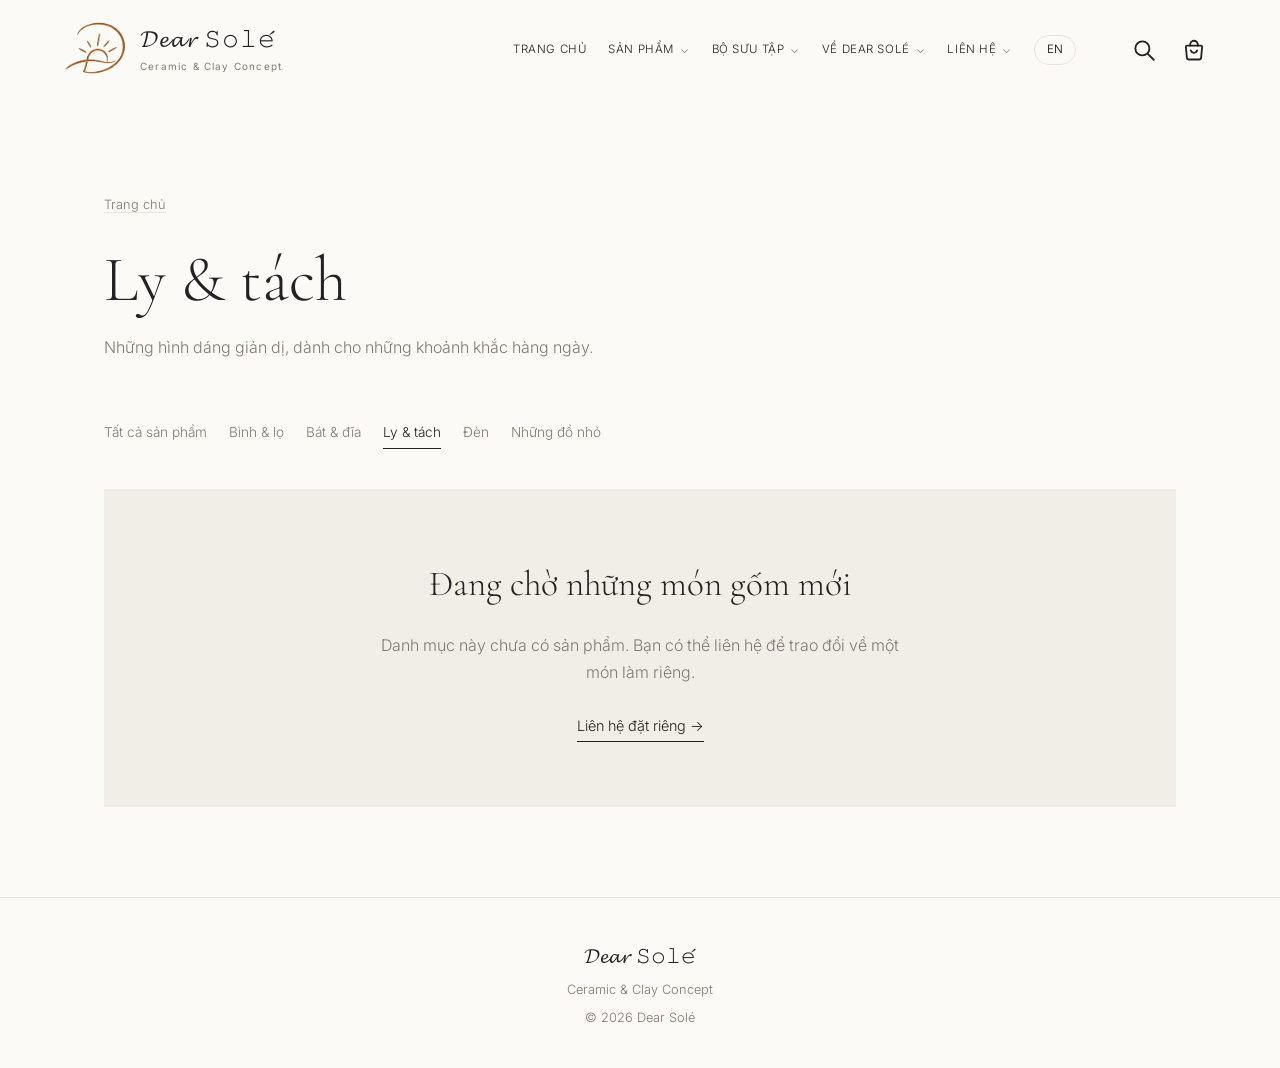
<file: san-pham/ly-tach/index.html>
<!doctype html>
<html lang="vi">
<head>
<meta charset="utf-8">
<meta name="viewport" content="width=device-width, initial-scale=1">
<title>Ly &amp; tách — Dear Solé</title>
<meta name="description" content="Ly &amp; tách tại Dear Solé. Khám phá gốm thủ công và liên hệ đặt hàng, đặt riêng.">
<link rel="canonical" href="https://loanbritavril.github.io/gomconcept/san-pham/ly-tach/">
<link rel="preconnect" href="https://fonts.googleapis.com">
<link rel="preconnect" href="https://fonts.gstatic.com" crossorigin>
<link href="https://fonts.googleapis.com/css2?family=Cormorant+Garamond:ital,wght@0,300;0,400;1,300&family=Inter:wght@300;400;500&display=swap" rel="stylesheet">
<link rel="stylesheet" href="../../assets/style.css">
</head>
<body>
<header class="nav">
  <a href="../../" class="logo" aria-label="Dear Solé — Ceramic &amp; Clay Concept">
    <span class="logo-mark"><img src="../../assets/exec-b38fa0b2-671f-40af-9a76-47e898eaf617.png" alt="" width="1254" height="1254"></span>
    <span class="logo-text"><span class="logo-name">𝓓𝓮𝓪𝓻 𝚂𝚘𝚕𝚎́</span><span class="logo-tagline">Ceramic &amp; Clay Concept</span></span>
  </a>
  <button class="menu-toggle" id="menuToggle" aria-expanded="false" aria-controls="mainNav" data-vi="Menu" data-en="Menu">Menu</button>
  <nav id="mainNav" aria-label="Điều hướng chính">
    <a href="../../" data-vi="Trang chủ" data-en="Home">Trang chủ</a>
    <details class="nav-group"><summary data-vi="Sản phẩm" data-en="Products">Sản phẩm</summary><div class="dropdown">
      <a href="../../san-pham/" data-vi="Tất cả sản phẩm" data-en="All products">Tất cả sản phẩm</a>
      <a href="../../san-pham/binh-lo/" data-vi="Bình &amp; lọ" data-en="Vases &amp; vessels">Bình &amp; lọ</a>
      <a href="../../san-pham/bat-dia/" data-vi="Bát &amp; đĩa" data-en="Bowls &amp; plates">Bát &amp; đĩa</a>
      <a href="../../san-pham/ly-tach/" data-vi="Ly &amp; tách" data-en="Cups &amp; mugs">Ly &amp; tách</a>
      <a href="../../san-pham/den/" data-vi="Đèn" data-en="Lamps">Đèn</a>
      <a href="../../san-pham/nhung-do-nho/" data-vi="Những đồ nhỏ" data-en="Small objects">Những đồ nhỏ</a>
    </div></details>
    <details class="nav-group"><summary data-vi="Bộ sưu tập" data-en="Collections">Bộ sưu tập</summary><div class="dropdown">
      <a href="../../bo-suu-tap/" data-vi="Bộ sưu tập hiện tại" data-en="Current collection">Bộ sưu tập hiện tại</a>
      <a href="../../bo-suu-tap/doc-ban/" data-vi="Sản phẩm độc bản" data-en="One of a kind">Sản phẩm độc bản</a>
    </div></details>
    <details class="nav-group"><summary data-vi="Về Dear Solé" data-en="About Dear Solé">Về Dear Solé</summary><div class="dropdown">
      <a href="../../ve-dear-sole/" data-vi="Câu chuyện làm gốm" data-en="Our pottery story">Câu chuyện làm gốm</a>
    </div></details>
    <details class="nav-group"><summary data-vi="Liên hệ" data-en="Contact">Liên hệ</summary><div class="dropdown">
      <a href="../../lien-he/" data-vi="Đặt hàng &amp; đặt riêng" data-en="Orders &amp; commissions">Đặt hàng &amp; đặt riêng</a>
      <a href="mailto:dearsoleconcept@gmail.com">Email</a>
      <a href="https://www.instagram.com/dearsole.concept/" target="_blank" rel="noopener">Instagram ↗</a>
      <a href="https://www.facebook.com/share/1HiBH6bDLt/?mibextid=wwXIfr" target="_blank" rel="noopener">Facebook ↗</a>
    </div></details>
    <button id="lang" aria-label="Đổi ngôn ngữ / Switch language">EN</button>
  </nav>
  <div class="nav-icons">
    <button id="searchBtn" class="icon-btn" aria-label="Tìm kiếm / Search" aria-haspopup="dialog"><svg viewBox="0 0 24 24" width="26" height="26" fill="none" stroke="currentColor" stroke-width="1.7" stroke-linecap="round" stroke-linejoin="round" aria-hidden="true"><circle cx="10.5" cy="10.5" r="6.5"/><path d="M15.5 15.5 21 21"/></svg></button>
    <button id="cartBtn" class="icon-btn cart-btn" aria-label="Giỏ hàng / Cart"><svg viewBox="0 0 24 24" width="26" height="26" fill="none" stroke="currentColor" stroke-width="1.7" stroke-linecap="round" stroke-linejoin="round" aria-hidden="true"><path d="M5.5 8h13a1 1 0 0 1 1 1l-.9 10a2 2 0 0 1-2 1.8H7.4a2 2 0 0 1-2-1.8L4.5 9a1 1 0 0 1 1-1z"/><path d="M8.5 8V7a3.5 3.5 0 0 1 7 0v1"/><path d="M9 12.5c.8 1.5 1.8 2.2 3 2.2s2.2-.7 3-2.2"/></svg><span class="cart-badge" id="cartCount" hidden>0</span></button>
  </div>
</header>
<main id="top"><section class="page-intro"><a class="breadcrumb" href="../../" data-vi="Trang chủ" data-en="Home">Trang chủ</a><h1  data-vi="Ly &amp; tách" data-en="Cups &amp; mugs">Ly & tách</h1><p  data-vi="Những hình dáng giản dị, dành cho những khoảnh khắc hàng ngày." data-en="Simple forms for everyday moments.">Những hình dáng giản dị, dành cho những khoảnh khắc hàng ngày.</p></section><section class="catalogue"><div class="filters category-links" aria-label="Danh mục sản phẩm"><a href="../../san-pham/" data-vi="Tất cả sản phẩm" data-en="All products">Tất cả sản phẩm</a><a href="../../san-pham/binh-lo/" data-vi="Bình &amp; lọ" data-en="Vases &amp; vessels">Bình & lọ</a><a href="../../san-pham/bat-dia/" data-vi="Bát &amp; đĩa" data-en="Bowls &amp; plates">Bát & đĩa</a><a href="../../san-pham/ly-tach/" aria-current="page" class="on" data-vi="Ly &amp; tách" data-en="Cups &amp; mugs">Ly & tách</a><a href="../../san-pham/den/" data-vi="Đèn" data-en="Lamps">Đèn</a><a href="../../san-pham/nhung-do-nho/" data-vi="Những đồ nhỏ" data-en="Small objects">Những đồ nhỏ</a></div><div class="empty"><h2  data-vi="Đang chờ những món gốm mới" data-en="New pieces are on their way">Đang chờ những món gốm mới</h2><p  data-vi="Danh mục này chưa có sản phẩm. Bạn có thể liên hệ để trao đổi về một món làm riêng." data-en="There are no pieces in this category yet. Get in touch to discuss a commission.">Danh mục này chưa có sản phẩm. Bạn có thể liên hệ để trao đổi về một món làm riêng.</p><a class="link" href="../../lien-he/" data-vi="Liên hệ đặt riêng →" data-en="Enquire about a commission →">Liên hệ đặt riêng →</a></div></section></main>
<footer><a href="../../">𝓓𝓮𝓪𝓻 𝚂𝚘𝚕𝚎́</a><p>Ceramic &amp; Clay Concept</p><p>© <span id="y">2026</span> Dear Solé</p></footer>
<div class="modal" id="modal" role="dialog" aria-modal="true" aria-labelledby="mName" hidden>
  <div class="box"><button class="close" id="close" aria-label="Đóng / Close">×</button>
    <div class="img" id="mImg"></div><div class="info"><h3 id="mName"></h3><p id="mDesc"></p><p class="meta" id="mMeta"></p><p class="price" id="mPrice"></p><div class="gallery-thumbs" id="mGallery" aria-label="Ảnh sản phẩm / Product photos"></div>
    <div class="actions"><button type="button" class="btn btn-solid" id="mAdd"></button> <a class="btn" id="mBuy" href="../../lien-he/" data-contact="../../lien-he/"></a></div></div>
  </div>
</div>
<div class="search-overlay" id="searchOverlay" hidden></div>
<div class="search" id="search" role="dialog" aria-modal="true" aria-label="Tìm kiếm sản phẩm" hidden>
  <div class="search-bar">
    <svg viewBox="0 0 24 24" width="22" height="22" fill="none" stroke="currentColor" stroke-width="1.7" stroke-linecap="round" aria-hidden="true"><circle cx="10.5" cy="10.5" r="6.5"/><path d="M15.5 15.5 21 21"/></svg>
    <input id="searchInput" type="search" autocomplete="off" placeholder="Tìm sản phẩm…" data-ph-vi="Tìm sản phẩm…" data-ph-en="Search products…" aria-label="Tìm sản phẩm">
    <button class="close" id="searchClose" aria-label="Đóng / Close">×</button>
  </div>
  <div class="search-results" id="searchResults" aria-live="polite"></div>
</div>
<div class="cart-overlay" id="cartOverlay" hidden></div>
<aside class="cart" id="cart" role="dialog" aria-modal="true" aria-labelledby="cartTitle" hidden>
  <div class="cart-head"><h2 id="cartTitle" data-vi="Giỏ hàng" data-en="Your cart">Giỏ hàng</h2><button class="close" id="cartClose" aria-label="Đóng / Close">×</button></div>
  <div class="cart-body">
    <p class="cart-empty" id="cartEmpty" data-vi="Giỏ hàng đang trống." data-en="Your cart is empty.">Giỏ hàng đang trống.</p>
    <ul class="cart-items" id="cartItems"></ul>
    <p class="cart-total" id="cartTotal"></p>
    <form id="orderForm" novalidate>
      <h3 data-vi="Thông tin nhận hàng" data-en="Delivery details">Thông tin nhận hàng</h3>
      <label><span data-vi="Họ tên *" data-en="Full name *">Họ tên *</span><input name="name" required autocomplete="name"></label>
      <label><span data-vi="Số điện thoại *" data-en="Phone *">Số điện thoại *</span><input name="phone" type="tel" required autocomplete="tel"></label>
      <label><span data-vi="Địa chỉ giao hàng *" data-en="Delivery address *">Địa chỉ giao hàng *</span><textarea name="address" rows="2" required autocomplete="street-address"></textarea></label>
      <label><span data-vi="Email" data-en="Email">Email</span><input name="email" type="email" autocomplete="email"></label>
      <label><span data-vi="Ghi chú" data-en="Note">Ghi chú</span><textarea name="note" rows="2"></textarea></label>
      <p class="form-error" id="orderError" role="alert" hidden></p>
      <button class="btn btn-solid" type="submit" data-vi="Gửi đơn hàng qua email" data-en="Send order by email">Gửi đơn hàng qua email</button>
      <p class="cart-help" data-vi="Đơn sẽ mở trong ứng dụng email của bạn để gửi tới Dear Solé. Chúng tôi sẽ liên hệ xác nhận đơn, phí giao hàng và cách thanh toán." data-en="Your email app will open with the order ready to send to Dear Solé. We will contact you to confirm the order, shipping and payment.">Đơn sẽ mở trong ứng dụng email của bạn để gửi tới Dear Solé. Chúng tôi sẽ liên hệ xác nhận đơn, phí giao hàng và cách thanh toán.</p>
      <div class="cart-fallback" id="cartFallback" hidden>
        <p data-vi="Email chưa mở? Sao chép đơn và gửi tới dearsoleconcept@gmail.com hoặc nhắn Instagram." data-en="Email did not open? Copy the order and send it to dearsoleconcept@gmail.com or message us on Instagram.">Email chưa mở? Sao chép đơn và gửi tới dearsoleconcept@gmail.com hoặc nhắn Instagram.</p>
        <button type="button" class="link-btn" id="copyOrder" data-vi="Sao chép đơn hàng" data-en="Copy order">Sao chép đơn hàng</button>
        <button type="button" class="link-btn" id="clearCart" data-vi="Xóa giỏ hàng" data-en="Clear cart">Xóa giỏ hàng</button>
      </div>
    </form>
  </div>
</aside>
<script src="../../assets/products.js"></script><script src="../../assets/app.js"></script>
</body></html>
</file>
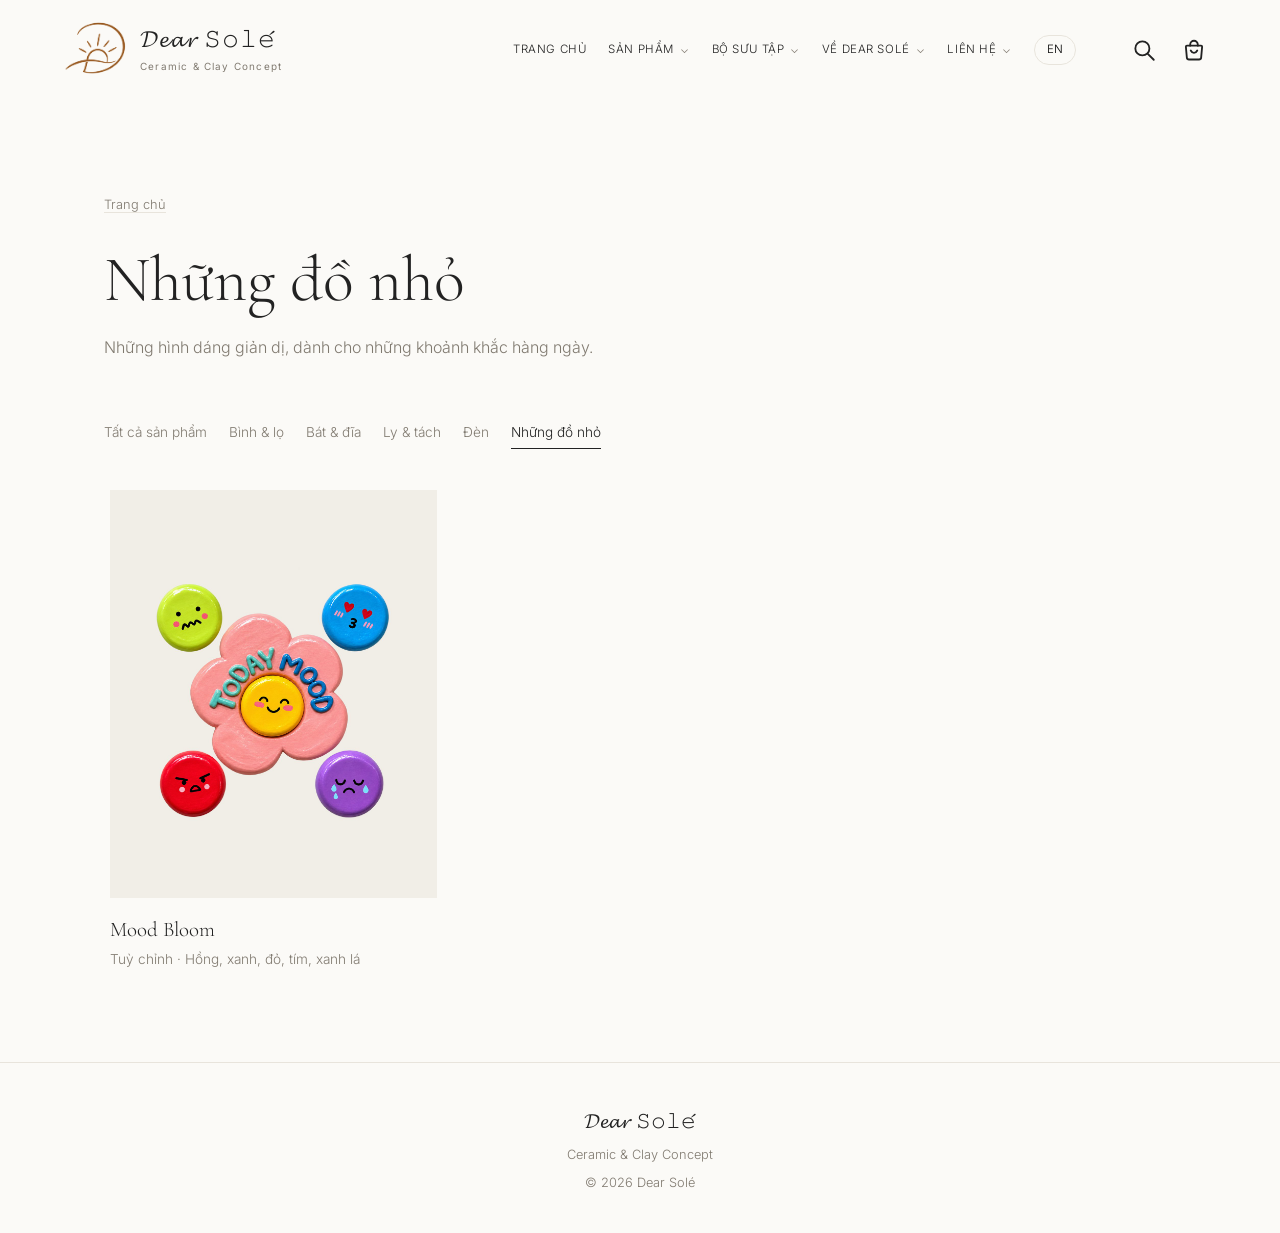
<file: san-pham/nhung-do-nho/index.html>
<!doctype html>
<html lang="vi">
<head>
<meta charset="utf-8">
<meta name="viewport" content="width=device-width, initial-scale=1">
<title>Những đồ nhỏ — Dear Solé</title>
<meta name="description" content="Những đồ nhỏ tại Dear Solé. Khám phá gốm thủ công và liên hệ đặt hàng, đặt riêng.">
<link rel="canonical" href="https://loanbritavril.github.io/gomconcept/san-pham/nhung-do-nho/">
<link rel="preconnect" href="https://fonts.googleapis.com">
<link rel="preconnect" href="https://fonts.gstatic.com" crossorigin>
<link href="https://fonts.googleapis.com/css2?family=Cormorant+Garamond:ital,wght@0,300;0,400;1,300&family=Inter:wght@300;400;500&display=swap" rel="stylesheet">
<link rel="stylesheet" href="../../assets/style.css">
</head>
<body>
<header class="nav">
  <a href="../../" class="logo" aria-label="Dear Solé — Ceramic &amp; Clay Concept">
    <span class="logo-mark"><img src="../../assets/exec-b38fa0b2-671f-40af-9a76-47e898eaf617.png" alt="" width="1254" height="1254"></span>
    <span class="logo-text"><span class="logo-name">𝓓𝓮𝓪𝓻 𝚂𝚘𝚕𝚎́</span><span class="logo-tagline">Ceramic &amp; Clay Concept</span></span>
  </a>
  <button class="menu-toggle" id="menuToggle" aria-expanded="false" aria-controls="mainNav" data-vi="Menu" data-en="Menu">Menu</button>
  <nav id="mainNav" aria-label="Điều hướng chính">
    <a href="../../" data-vi="Trang chủ" data-en="Home">Trang chủ</a>
    <details class="nav-group"><summary data-vi="Sản phẩm" data-en="Products">Sản phẩm</summary><div class="dropdown">
      <a href="../../san-pham/" data-vi="Tất cả sản phẩm" data-en="All products">Tất cả sản phẩm</a>
      <a href="../../san-pham/binh-lo/" data-vi="Bình &amp; lọ" data-en="Vases &amp; vessels">Bình &amp; lọ</a>
      <a href="../../san-pham/bat-dia/" data-vi="Bát &amp; đĩa" data-en="Bowls &amp; plates">Bát &amp; đĩa</a>
      <a href="../../san-pham/ly-tach/" data-vi="Ly &amp; tách" data-en="Cups &amp; mugs">Ly &amp; tách</a>
      <a href="../../san-pham/den/" data-vi="Đèn" data-en="Lamps">Đèn</a>
      <a href="../../san-pham/nhung-do-nho/" data-vi="Những đồ nhỏ" data-en="Small objects">Những đồ nhỏ</a>
    </div></details>
    <details class="nav-group"><summary data-vi="Bộ sưu tập" data-en="Collections">Bộ sưu tập</summary><div class="dropdown">
      <a href="../../bo-suu-tap/" data-vi="Bộ sưu tập hiện tại" data-en="Current collection">Bộ sưu tập hiện tại</a>
      <a href="../../bo-suu-tap/doc-ban/" data-vi="Sản phẩm độc bản" data-en="One of a kind">Sản phẩm độc bản</a>
    </div></details>
    <details class="nav-group"><summary data-vi="Về Dear Solé" data-en="About Dear Solé">Về Dear Solé</summary><div class="dropdown">
      <a href="../../ve-dear-sole/" data-vi="Câu chuyện làm gốm" data-en="Our pottery story">Câu chuyện làm gốm</a>
    </div></details>
    <details class="nav-group"><summary data-vi="Liên hệ" data-en="Contact">Liên hệ</summary><div class="dropdown">
      <a href="../../lien-he/" data-vi="Đặt hàng &amp; đặt riêng" data-en="Orders &amp; commissions">Đặt hàng &amp; đặt riêng</a>
      <a href="mailto:dearsoleconcept@gmail.com">Email</a>
      <a href="https://www.instagram.com/dearsole.concept/" target="_blank" rel="noopener">Instagram ↗</a>
      <a href="https://www.facebook.com/share/1HiBH6bDLt/?mibextid=wwXIfr" target="_blank" rel="noopener">Facebook ↗</a>
    </div></details>
    <button id="lang" aria-label="Đổi ngôn ngữ / Switch language">EN</button>
  </nav>
  <div class="nav-icons">
    <button id="searchBtn" class="icon-btn" aria-label="Tìm kiếm / Search" aria-haspopup="dialog"><svg viewBox="0 0 24 24" width="26" height="26" fill="none" stroke="currentColor" stroke-width="1.7" stroke-linecap="round" stroke-linejoin="round" aria-hidden="true"><circle cx="10.5" cy="10.5" r="6.5"/><path d="M15.5 15.5 21 21"/></svg></button>
    <button id="cartBtn" class="icon-btn cart-btn" aria-label="Giỏ hàng / Cart"><svg viewBox="0 0 24 24" width="26" height="26" fill="none" stroke="currentColor" stroke-width="1.7" stroke-linecap="round" stroke-linejoin="round" aria-hidden="true"><path d="M5.5 8h13a1 1 0 0 1 1 1l-.9 10a2 2 0 0 1-2 1.8H7.4a2 2 0 0 1-2-1.8L4.5 9a1 1 0 0 1 1-1z"/><path d="M8.5 8V7a3.5 3.5 0 0 1 7 0v1"/><path d="M9 12.5c.8 1.5 1.8 2.2 3 2.2s2.2-.7 3-2.2"/></svg><span class="cart-badge" id="cartCount" hidden>0</span></button>
  </div>
</header>
<main id="top"><section class="page-intro"><a class="breadcrumb" href="../../" data-vi="Trang chủ" data-en="Home">Trang chủ</a><h1  data-vi="Những đồ nhỏ" data-en="Small objects">Những đồ nhỏ</h1><p  data-vi="Những hình dáng giản dị, dành cho những khoảnh khắc hàng ngày." data-en="Simple forms for everyday moments.">Những hình dáng giản dị, dành cho những khoảnh khắc hàng ngày.</p></section><section class="catalogue"><div class="filters category-links" aria-label="Danh mục sản phẩm"><a href="../../san-pham/" data-vi="Tất cả sản phẩm" data-en="All products">Tất cả sản phẩm</a><a href="../../san-pham/binh-lo/" data-vi="Bình &amp; lọ" data-en="Vases &amp; vessels">Bình & lọ</a><a href="../../san-pham/bat-dia/" data-vi="Bát &amp; đĩa" data-en="Bowls &amp; plates">Bát & đĩa</a><a href="../../san-pham/ly-tach/" data-vi="Ly &amp; tách" data-en="Cups &amp; mugs">Ly & tách</a><a href="../../san-pham/den/" data-vi="Đèn" data-en="Lamps">Đèn</a><a href="../../san-pham/nhung-do-nho/" aria-current="page" class="on" data-vi="Những đồ nhỏ" data-en="Small objects">Những đồ nhỏ</a></div><div class="grid"><button class="card" data-id="10"><div class="thumb"><img src="../../assets/img/mood-bloom-cover-v2.jpg" alt="Mood Bloom" loading="lazy"></div><h3  data-vi="Mood Bloom" data-en="Mood Bloom">Mood Bloom</h3><p  data-vi="Tuỳ chỉnh · Hồng, xanh, đỏ, tím, xanh lá" data-en="Custom size · Pink, blue, red, purple, green">Tuỳ chỉnh · Hồng, xanh, đỏ, tím, xanh lá</p></button></div></section></main>
<footer><a href="../../">𝓓𝓮𝓪𝓻 𝚂𝚘𝚕𝚎́</a><p>Ceramic &amp; Clay Concept</p><p>© <span id="y">2026</span> Dear Solé</p></footer>
<div class="modal" id="modal" role="dialog" aria-modal="true" aria-labelledby="mName" hidden>
  <div class="box"><button class="close" id="close" aria-label="Đóng / Close">×</button>
    <div class="img" id="mImg"></div><div class="info"><h3 id="mName"></h3><p id="mDesc"></p><p class="meta" id="mMeta"></p><p class="price" id="mPrice"></p><div class="gallery-thumbs" id="mGallery" aria-label="Ảnh sản phẩm / Product photos"></div>
    <div class="actions"><button type="button" class="btn btn-solid" id="mAdd"></button> <a class="btn" id="mBuy" href="../../lien-he/" data-contact="../../lien-he/"></a></div></div>
  </div>
</div>
<div class="search-overlay" id="searchOverlay" hidden></div>
<div class="search" id="search" role="dialog" aria-modal="true" aria-label="Tìm kiếm sản phẩm" hidden>
  <div class="search-bar">
    <svg viewBox="0 0 24 24" width="22" height="22" fill="none" stroke="currentColor" stroke-width="1.7" stroke-linecap="round" aria-hidden="true"><circle cx="10.5" cy="10.5" r="6.5"/><path d="M15.5 15.5 21 21"/></svg>
    <input id="searchInput" type="search" autocomplete="off" placeholder="Tìm sản phẩm…" data-ph-vi="Tìm sản phẩm…" data-ph-en="Search products…" aria-label="Tìm sản phẩm">
    <button class="close" id="searchClose" aria-label="Đóng / Close">×</button>
  </div>
  <div class="search-results" id="searchResults" aria-live="polite"></div>
</div>
<div class="cart-overlay" id="cartOverlay" hidden></div>
<aside class="cart" id="cart" role="dialog" aria-modal="true" aria-labelledby="cartTitle" hidden>
  <div class="cart-head"><h2 id="cartTitle" data-vi="Giỏ hàng" data-en="Your cart">Giỏ hàng</h2><button class="close" id="cartClose" aria-label="Đóng / Close">×</button></div>
  <div class="cart-body">
    <p class="cart-empty" id="cartEmpty" data-vi="Giỏ hàng đang trống." data-en="Your cart is empty.">Giỏ hàng đang trống.</p>
    <ul class="cart-items" id="cartItems"></ul>
    <p class="cart-total" id="cartTotal"></p>
    <form id="orderForm" novalidate>
      <h3 data-vi="Thông tin nhận hàng" data-en="Delivery details">Thông tin nhận hàng</h3>
      <label><span data-vi="Họ tên *" data-en="Full name *">Họ tên *</span><input name="name" required autocomplete="name"></label>
      <label><span data-vi="Số điện thoại *" data-en="Phone *">Số điện thoại *</span><input name="phone" type="tel" required autocomplete="tel"></label>
      <label><span data-vi="Địa chỉ giao hàng *" data-en="Delivery address *">Địa chỉ giao hàng *</span><textarea name="address" rows="2" required autocomplete="street-address"></textarea></label>
      <label><span data-vi="Email" data-en="Email">Email</span><input name="email" type="email" autocomplete="email"></label>
      <label><span data-vi="Ghi chú" data-en="Note">Ghi chú</span><textarea name="note" rows="2"></textarea></label>
      <p class="form-error" id="orderError" role="alert" hidden></p>
      <button class="btn btn-solid" type="submit" data-vi="Gửi đơn hàng qua email" data-en="Send order by email">Gửi đơn hàng qua email</button>
      <p class="cart-help" data-vi="Đơn sẽ mở trong ứng dụng email của bạn để gửi tới Dear Solé. Chúng tôi sẽ liên hệ xác nhận đơn, phí giao hàng và cách thanh toán." data-en="Your email app will open with the order ready to send to Dear Solé. We will contact you to confirm the order, shipping and payment.">Đơn sẽ mở trong ứng dụng email của bạn để gửi tới Dear Solé. Chúng tôi sẽ liên hệ xác nhận đơn, phí giao hàng và cách thanh toán.</p>
      <div class="cart-fallback" id="cartFallback" hidden>
        <p data-vi="Email chưa mở? Sao chép đơn và gửi tới dearsoleconcept@gmail.com hoặc nhắn Instagram." data-en="Email did not open? Copy the order and send it to dearsoleconcept@gmail.com or message us on Instagram.">Email chưa mở? Sao chép đơn và gửi tới dearsoleconcept@gmail.com hoặc nhắn Instagram.</p>
        <button type="button" class="link-btn" id="copyOrder" data-vi="Sao chép đơn hàng" data-en="Copy order">Sao chép đơn hàng</button>
        <button type="button" class="link-btn" id="clearCart" data-vi="Xóa giỏ hàng" data-en="Clear cart">Xóa giỏ hàng</button>
      </div>
    </form>
  </div>
</aside>
<script src="../../assets/products.js"></script><script src="../../assets/app.js"></script>
</body></html>
</file>
<file: assets/style.css>
:root{--bg:#fbfaf7;--ink:#222;--mute:#807a70;--line:#e8e4dc;--max:1200px}
*{box-sizing:border-box;margin:0}
html{scroll-behavior:smooth}
body{background:var(--bg);color:var(--ink);font:300 16px/1.7 Inter,sans-serif}
a{color:inherit;text-decoration:none}
h1,h2,h3,.logo{font-family:"Cormorant Garamond",serif;font-weight:300}
.nav{position:sticky;top:0;z-index:5;display:flex;justify-content:space-between;align-items:center;padding:18px 5vw;background:rgba(251,250,247,.92);backdrop-filter:blur(8px)}
.logo{display:flex;align-items:center;gap:12px;flex-shrink:0}
.logo-mark{display:block;position:relative;width:64px;height:64px;overflow:hidden;flex-shrink:0}
.logo-mark img{position:absolute;width:202.26%;height:auto;max-width:none;left:-50%;top:-59%}
.logo-text{display:flex;flex-direction:column;gap:6px}
.logo-name{font-size:1.5rem;letter-spacing:.04em;line-height:1.2}
.logo-tagline{font:400 .62rem/1.4 Inter,sans-serif;letter-spacing:.12em;color:var(--mute)}
.nav nav{display:flex;gap:28px;align-items:center;font-size:.85rem;letter-spacing:.08em;text-transform:uppercase}
.nav a:hover{color:var(--mute)}
#lang{background:none;border:1px solid var(--line);padding:4px 12px;font:inherit;cursor:pointer;border-radius:20px}
section{max-width:var(--max);margin:0 auto;padding:90px 5vw}
.hero{min-height:75vh;display:flex;flex-direction:column;justify-content:center}
.eyebrow{font-size:.8rem;letter-spacing:.2em;text-transform:uppercase;color:var(--mute);margin-bottom:24px}
h1{font-size:clamp(2.6rem,7vw,5.5rem);line-height:1.1}h1 em{color:var(--mute)}
.link{margin-top:40px;font-size:.9rem;border-bottom:1px solid var(--ink);align-self:flex-start;padding-bottom:2px}
h2{font-size:2.2rem}
.head{display:flex;justify-content:space-between;align-items:end;flex-wrap:wrap;gap:20px;margin-bottom:40px}
.filters{display:flex;gap:18px;flex-wrap:wrap}
.filters button{background:none;border:0;font:inherit;font-size:.85rem;color:var(--mute);cursor:pointer;padding:2px 0;border-bottom:1px solid transparent}
.filters button.on,.filters button:hover{color:var(--ink);border-color:var(--ink)}
.grid{display:grid;grid-template-columns:repeat(auto-fill,minmax(260px,1fr));gap:40px 28px}
.card{cursor:pointer;background:none;border:0;text-align:left;font:inherit;color:inherit}
.thumb{aspect-ratio:4/5;background:#f1eee7;display:grid;place-items:center;overflow:hidden;transition:background .3s}
.thumb svg,.thumb img{width:55%;transition:transform .5s}
.thumb img{width:100%;height:100%;object-fit:cover}
.card:hover .thumb{background:#ebe7de}.card:hover .thumb svg{transform:scale(1.05)}
.card h3{font-size:1.3rem;margin-top:14px}.card p{font-size:.85rem;color:var(--mute)}
.story,.contact{text-align:center;max-width:720px}
.story h2,.contact h2{margin-bottom:24px}
.story p{font-family:"Cormorant Garamond",serif;font-size:1.5rem;line-height:1.6}
.contact{border-top:1px solid var(--line)}.links{margin-top:20px;display:flex;gap:28px;justify-content:center}
.links a{border-bottom:1px solid var(--ink)}
footer{text-align:center;padding:40px;font-size:.8rem;color:var(--mute)}
.modal{position:fixed;inset:0;background:rgba(251,250,247,.96);z-index:10;display:grid;place-items:center;padding:20px}
.modal[hidden]{display:none}
.box{display:grid;grid-template-columns:1fr 1fr;gap:50px;max-width:960px;width:100%;position:relative;align-items:center}
.box .img{aspect-ratio:4/5;background:#f1eee7;display:grid;place-items:center}
.box .img svg{width:55%}.box .img img{width:100%;height:100%;object-fit:cover}
.info h3{font-size:2.4rem}.info p{margin-top:12px}.meta{color:var(--mute);font-size:.85rem}
.btn{display:inline-block;margin-top:28px;padding:12px 28px;border:1px solid var(--ink);font-size:.85rem;letter-spacing:.08em;text-transform:uppercase}
.btn:hover{background:var(--ink);color:var(--bg)}
.close{position:absolute;top:-40px;right:0;background:none;border:0;font-size:2rem;cursor:pointer}
@media(max-width:700px){.box{grid-template-columns:1fr;gap:20px;max-height:90vh;overflow:auto}.nav nav{gap:14px;font-size:.7rem}.nav{flex-wrap:wrap;gap:16px}.logo-mark{width:52px;height:52px}.logo-name{font-size:1.3rem}.logo-tagline{font-size:.58rem}.nav nav{flex-wrap:wrap} }
/* Site navigation and static catalogue pages */
.nav{gap:28px}.nav nav{gap:22px;font-size:.72rem;letter-spacing:.05em}
.nav-group{position:relative}.nav-group summary{cursor:pointer;list-style:none;white-space:nowrap;padding:10px 0}
.nav-group summary::-webkit-details-marker{display:none}.nav-group summary::after{content:'⌄';margin-left:6px;color:var(--mute)}
.dropdown{position:absolute;top:100%;left:-20px;min-width:220px;background:var(--bg);border:1px solid var(--line);padding:12px;box-shadow:0 12px 28px #2221;display:flex;flex-direction:column;gap:0;text-transform:none;letter-spacing:0;font-size:.85rem}
.dropdown a{padding:9px 12px}.dropdown a:hover,.dropdown a:focus-visible{background:#f1eee7}
.nav-group:last-of-type .dropdown{left:auto;right:0}.menu-toggle{display:none}
a:focus-visible,button:focus-visible,summary:focus-visible{outline:2px solid #9c7143;outline-offset:5px}
.page-intro{padding-bottom:28px}.page-intro h1{font-size:clamp(2.5rem,5vw,4.4rem);margin:28px 0 18px}.page-intro>p{color:var(--mute);max-width:620px}
.breadcrumb{font-size:.8rem;color:var(--mute);border-bottom:1px solid var(--line)}
.catalogue{padding-top:28px;min-height:45vh}.category-links{margin-bottom:40px;gap:22px}.category-links a{font-size:.85rem;color:var(--mute);padding:4px 0;border-bottom:1px solid transparent}.category-links .on,.category-links a:hover{color:var(--ink);border-color:var(--ink)}
.collection-links{display:grid;grid-template-columns:1fr 1fr;gap:24px}.collection-links a{padding:44px 28px;background:#f1eee7;font:300 1.8rem/1.3 'Cormorant Garamond',serif}.collection-links a:hover{background:#ebe7de}
.empty{padding:65px 24px;text-align:center;background:#f1eee7}.empty h2{margin-bottom:18px}.empty p{max-width:540px;margin:auto;color:var(--mute)}.empty .link,.story>.link{display:inline-block;margin-top:28px}
.article{padding-top:32px;max-width:800px}.article h2{margin-top:38px}.article p{margin-top:20px}.article.story p{font-size:1.4rem}.contact-options{display:grid;grid-template-columns:repeat(3,1fr);gap:24px;margin-top:36px}.contact-options a{border-bottom:1px solid var(--line);overflow-wrap:anywhere}
footer{border-top:1px solid var(--line)}footer>a{font-size:1.3rem;color:var(--ink)}footer p{margin-top:6px}
@media(max-width:1100px){.nav{flex-wrap:wrap}.menu-toggle{display:block;margin-left:auto;background:none;border:1px solid var(--line);padding:8px 14px;font:inherit;font-size:.8rem;cursor:pointer}.nav nav{display:none;width:100%;align-items:stretch;flex-direction:column;gap:6px}.nav nav.is-open{display:flex}.nav nav>a{padding:10px 0}.nav-group summary{padding:10px 0}.dropdown,.nav-group:last-of-type .dropdown{position:static;box-shadow:none;border:0;border-left:1px solid var(--line);margin:0 0 10px 8px;min-width:0;background:transparent}#lang{align-self:flex-start}.nav{padding:14px 5vw}.nav:has(.is-open){max-height:90vh;overflow-y:auto}}
@media(max-width:700px){.collection-links,.contact-options{grid-template-columns:1fr}.page-intro{padding-top:50px}section{scroll-margin-top:110px}.category-links{gap:12px 20px}.empty{padding:40px 20px}}
.gallery-thumbs{display:flex;gap:12px;margin-top:24px}.gallery-thumbs button{width:64px;height:80px;padding:3px;background:transparent;border:1px solid var(--line);cursor:pointer}.gallery-thumbs button[aria-pressed="true"]{border-color:var(--ink)}.gallery-thumbs img{width:100%;height:100%;object-fit:cover}.box .img{overflow:hidden}.box .img img{object-fit:contain}.box{max-height:85vh}.box .img{max-height:75vh}.thumb:has(img){background:#eee9e1}
@media(max-width:700px){.box .close{top:8px;right:8px;z-index:2;width:40px;height:40px;border-radius:50%;background:var(--bg);line-height:1}.box .img{max-height:none}}

/* Giỏ hàng */
.cart-btn{background:none;border:1px solid var(--line);padding:4px 14px;font:inherit;cursor:pointer;border-radius:20px;text-transform:inherit;letter-spacing:inherit}
.cart-btn:hover{border-color:var(--ink)}
.price{margin-top:10px;font-size:1.05rem}
.actions{display:flex;flex-wrap:wrap;gap:12px;align-items:center}
.btn-solid{background:var(--ink);color:var(--bg);cursor:pointer;font-family:inherit}
.btn-solid:hover{background:transparent;color:var(--ink)}
button.btn{font-family:inherit}
.cart-overlay{position:fixed;inset:0;background:rgba(34,34,34,.35);z-index:20}
.cart{position:fixed;top:0;right:0;bottom:0;width:min(440px,100vw);background:var(--bg);z-index:21;display:flex;flex-direction:column;box-shadow:-8px 0 30px rgba(0,0,0,.08)}
.cart[hidden],.cart-overlay[hidden]{display:none}
.cart-head{display:flex;justify-content:space-between;align-items:center;padding:20px 24px;border-bottom:1px solid var(--line)}
.cart-head h2{font-size:1.8rem}
.cart-head .close{background:none;border:0;font-size:2rem;cursor:pointer;line-height:1;width:40px;height:40px}
.cart-body{overflow:auto;padding:16px 24px 32px}
.cart-items{list-style:none;padding:0}
.cart-items li{display:grid;grid-template-columns:64px 1fr auto;gap:12px;align-items:center;padding:12px 0;border-bottom:1px solid var(--line)}
.cart-items .ci-img{width:64px;height:64px;background:#f1eee7;display:grid;place-items:center;overflow:hidden}
.cart-items .ci-img img{width:100%;height:100%;object-fit:cover}
.cart-items .ci-img svg{width:70%;height:70%}
.ci-name{font-family:"Cormorant Garamond",serif;font-size:1.15rem;line-height:1.2}
.ci-price{font-size:.85rem;color:var(--mute)}
.ci-qty{display:inline-flex;align-items:center;gap:6px;margin-top:6px}
.ci-qty button,.ci-remove{background:none;border:1px solid var(--line);width:28px;height:28px;cursor:pointer;font:inherit;border-radius:50%}
.ci-qty button:hover,.ci-remove:hover{border-color:var(--ink)}
.ci-remove{border:0;color:var(--mute);width:auto;padding:0 6px;font-size:.8rem;text-decoration:underline}
.cart-total{margin:16px 0 4px;font-size:1.1rem;text-align:right}
.cart-total small{display:block;color:var(--mute);font-size:.8rem}
#orderForm{margin-top:20px;display:grid;gap:12px}
#orderForm h3{font-size:1.4rem}
#orderForm label{display:grid;gap:4px;font-size:.85rem;color:var(--mute)}
#orderForm input,#orderForm textarea{font:inherit;color:var(--ink);padding:10px 12px;border:1px solid var(--line);background:#fff;border-radius:0}
#orderForm input:focus,#orderForm textarea:focus{outline:1px solid var(--ink)}
#orderForm .btn{margin-top:8px;justify-self:start}
.form-error{color:#a33;font-size:.85rem}
.cart-help,.cart-fallback p{font-size:.8rem;color:var(--mute);line-height:1.5}
.cart-fallback{display:grid;gap:8px;padding:12px;border:1px dashed var(--line)}
.link-btn{background:none;border:0;padding:0;font:inherit;font-size:.85rem;text-decoration:underline;cursor:pointer;text-align:left;justify-self:start}
@media(max-width:1100px){.cart-btn{align-self:flex-start}}
.cart-fallback[hidden],#orderForm[hidden]{display:none}
.contact-options a{overflow-wrap:anywhere}

/* Biểu tượng tìm kiếm & giỏ hàng */
.nav-icons{display:flex;align-items:center;gap:6px;margin-left:18px}
.nav nav{margin-left:auto}
.icon-btn{position:relative;display:grid;place-items:center;width:44px;height:44px;background:none;border:0;padding:0;color:var(--ink);cursor:pointer;border-radius:50%}
.icon-btn:hover{color:var(--mute)}
.icon-btn:focus-visible{outline:2px solid var(--ink);outline-offset:2px}
.cart-btn{border:0;padding:0;border-radius:50%}
.cart-badge{position:absolute;top:3px;right:1px;min-width:18px;height:18px;padding:0 5px;border-radius:9px;background:var(--ink);color:var(--bg);font:500 .68rem/18px Inter,sans-serif;text-align:center}
.cart-badge[hidden]{display:none}
@media(max-width:1100px){.nav-icons{order:1;margin-left:8px}.nav nav{order:2}.menu-toggle{order:0}.cart-btn{align-self:auto}}
.search-overlay{position:fixed;inset:0;background:rgba(34,34,34,.35);z-index:30}
.search{position:fixed;top:0;left:0;right:0;z-index:31;background:var(--bg);box-shadow:0 8px 30px rgba(0,0,0,.08);max-height:90vh;overflow:auto;padding:0 5vw 24px}
.search[hidden],.search-overlay[hidden]{display:none}
.search-bar{display:flex;align-items:center;gap:14px;max-width:var(--max);margin:0 auto;padding:22px 0;border-bottom:1px solid var(--line)}
.search-bar input{flex:1;min-width:0;font:inherit;font-size:1.25rem;color:var(--ink);background:none;border:0;outline:0;padding:6px 0;-webkit-appearance:none}
.search-bar input::-webkit-search-cancel-button{display:none}
.search-bar .close{background:none;border:0;font-size:2rem;line-height:1;width:44px;height:44px;cursor:pointer}
.search-results{max-width:var(--max);margin:0 auto;padding-top:8px}
.search-results .sr-hint,.search-results .sr-empty{padding:28px 0;color:var(--mute);text-align:center}
.sr-item{display:grid;grid-template-columns:72px 1fr auto;gap:16px;align-items:center;width:100%;padding:12px 0;background:none;border:0;border-bottom:1px solid var(--line);font:inherit;color:inherit;text-align:left;cursor:pointer}
.sr-item:hover .sr-name,.sr-item:focus-visible .sr-name{text-decoration:underline}
.sr-img{width:72px;height:90px;background:#f1eee7;display:grid;place-items:center;overflow:hidden}
.sr-img img{width:100%;height:100%;object-fit:cover}
.sr-img svg{width:70%;height:70%}
.sr-name{font-family:"Cormorant Garamond",serif;font-size:1.35rem;line-height:1.2}
.sr-meta{font-size:.85rem;color:var(--mute)}
.sr-price{font-size:.9rem;white-space:nowrap}
.cart-head .close,.search-bar .close{position:static}
@media(max-width:700px){.nav{gap:6px}.logo{gap:8px}.logo-mark{width:44px;height:44px}.menu-toggle{padding:8px 10px}.nav-icons{gap:0;margin-left:0}.icon-btn{width:38px;height:38px}.icon-btn svg{width:24px;height:24px}.cart-badge{top:1px;right:-1px}}
@media(max-width:380px){.logo-mark{width:38px;height:38px}.logo-name{font-size:1.15rem}.logo-tagline{font-size:.5rem;letter-spacing:0}.menu-toggle{padding:8px 8px;font-size:.75rem}.icon-btn{width:34px;height:34px}}
</file>
